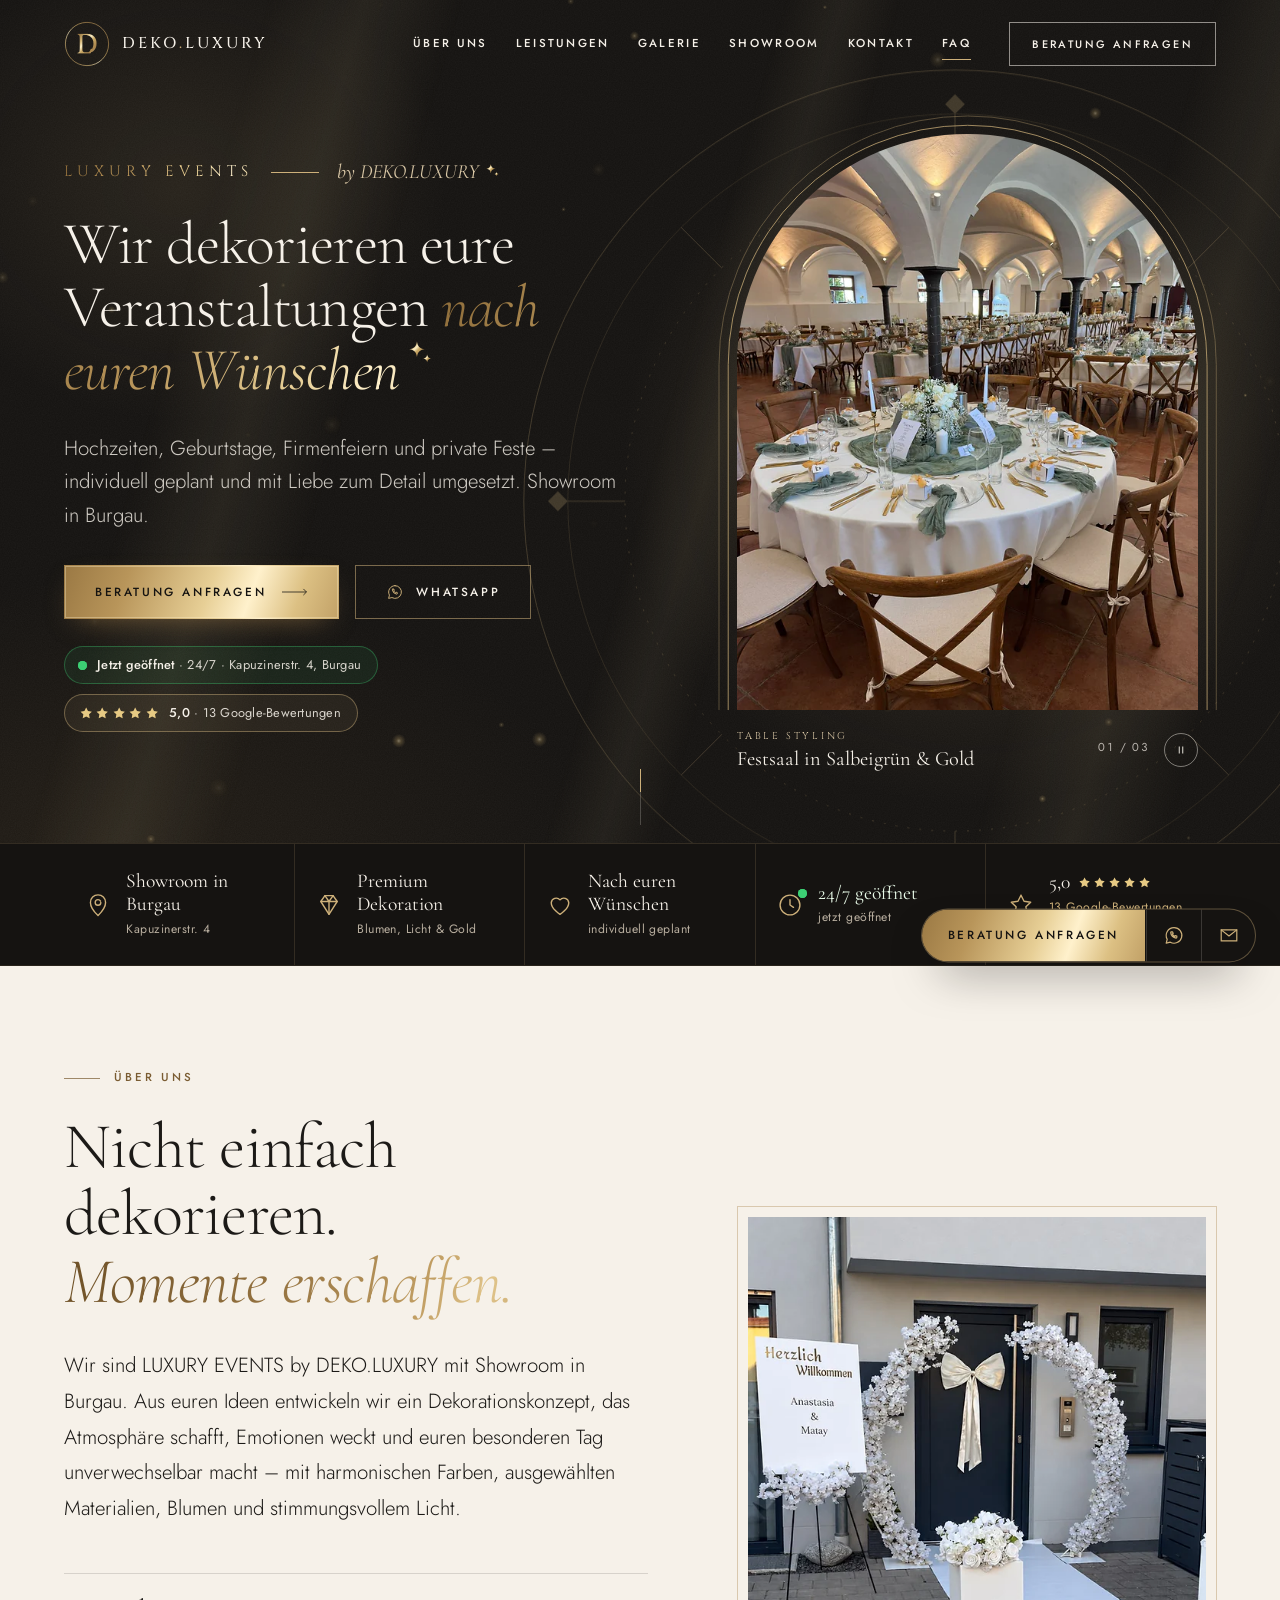
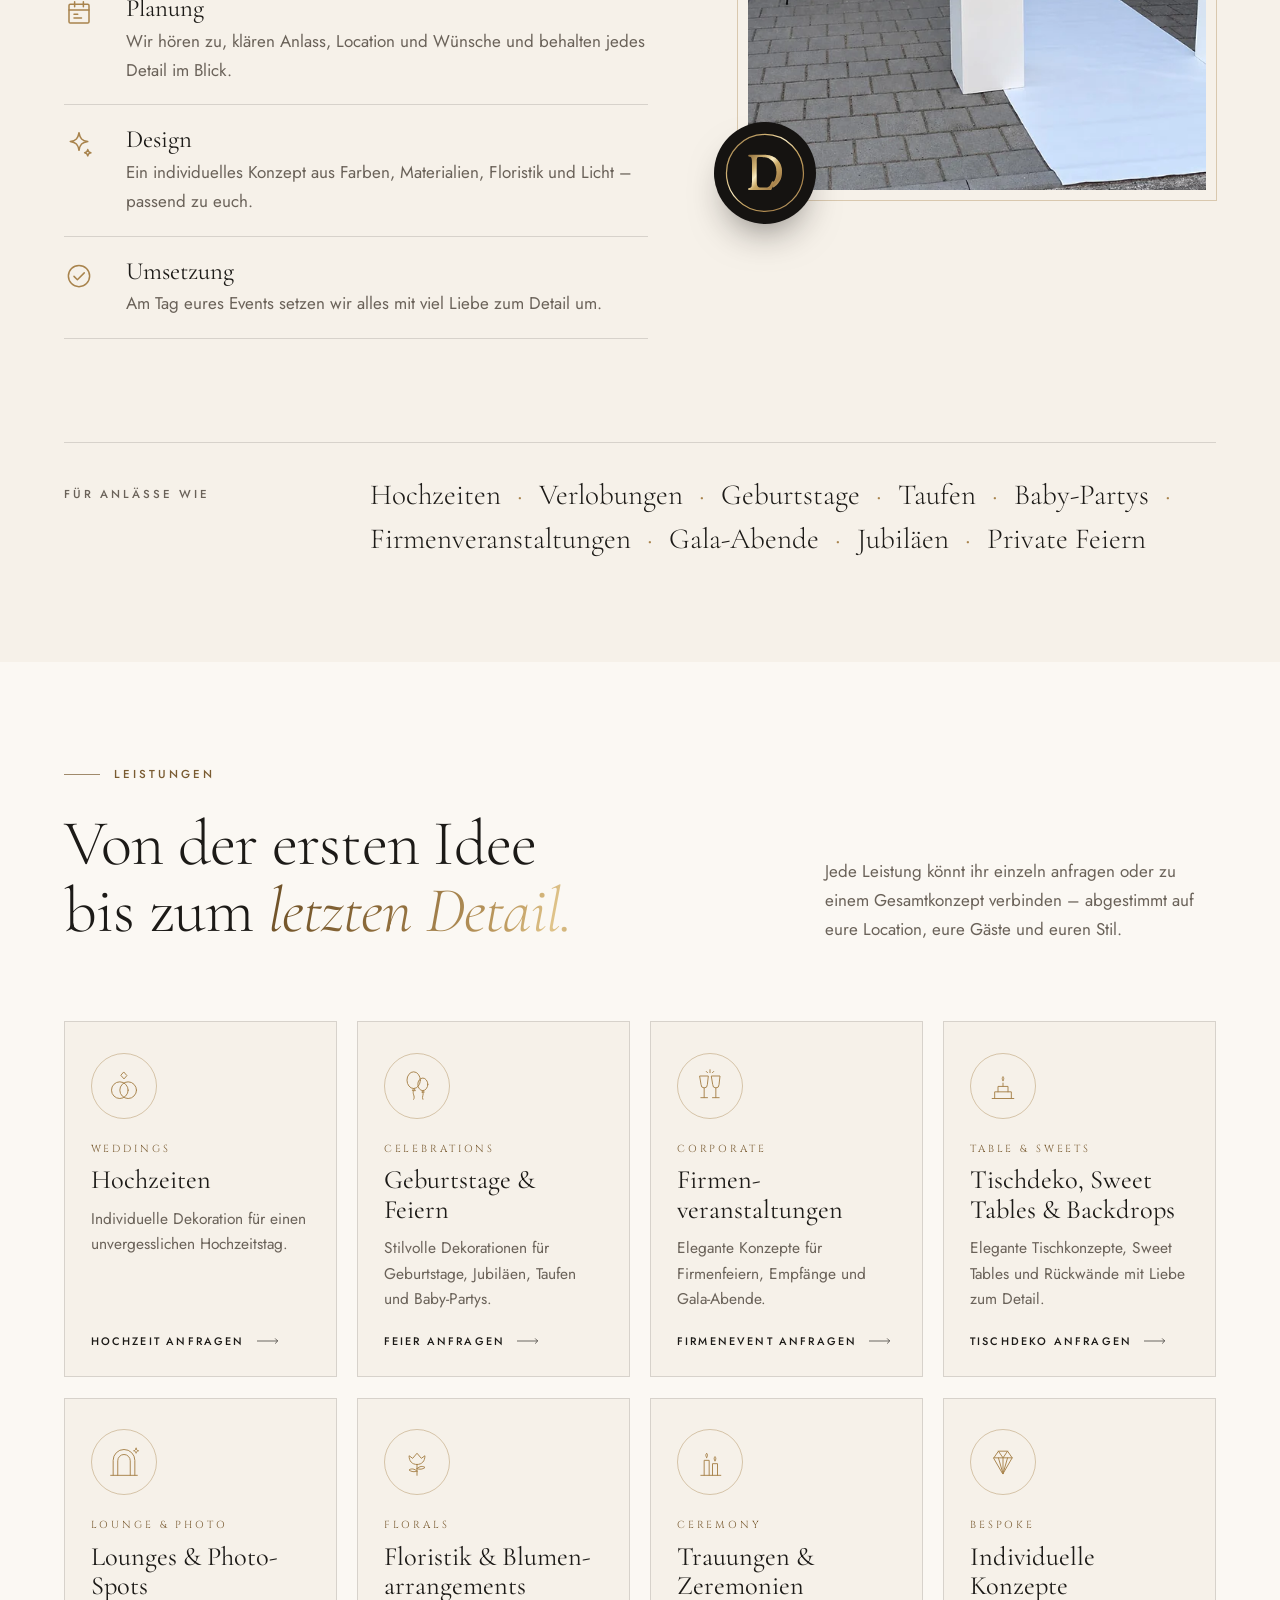
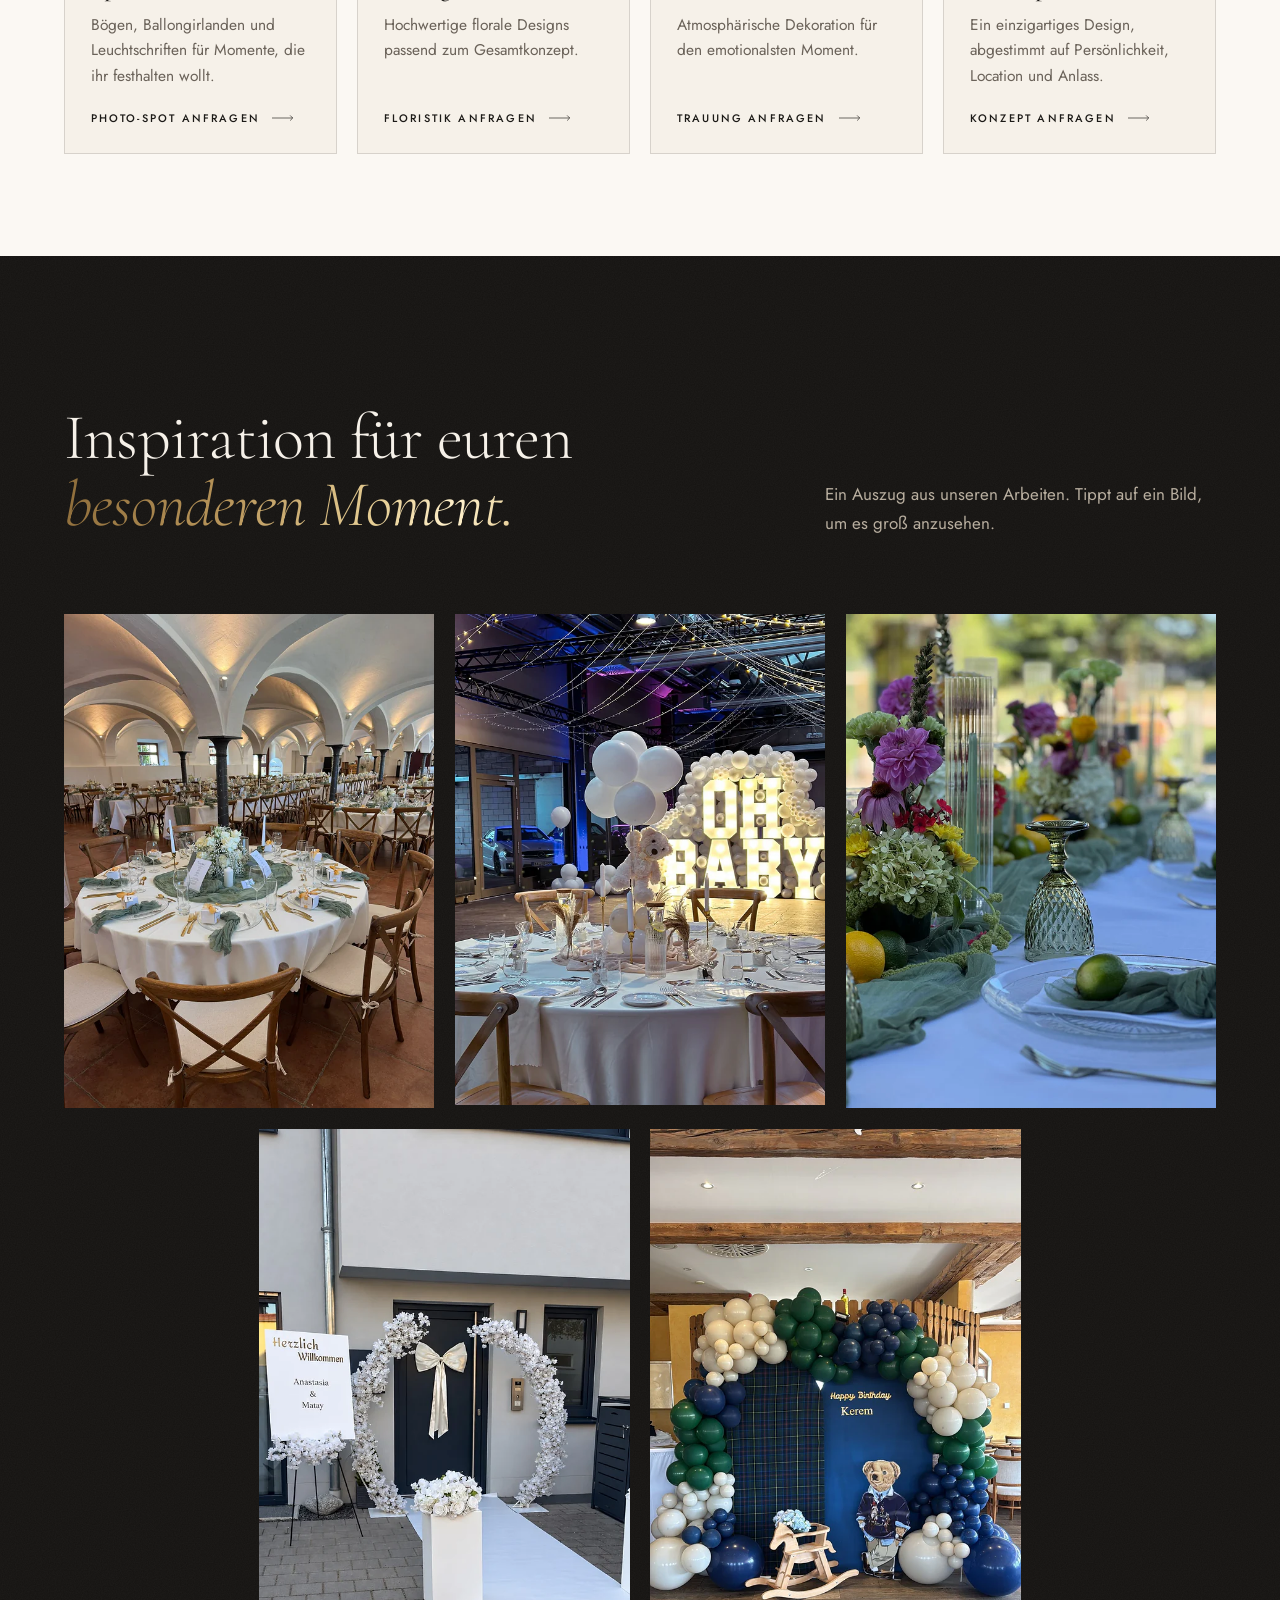
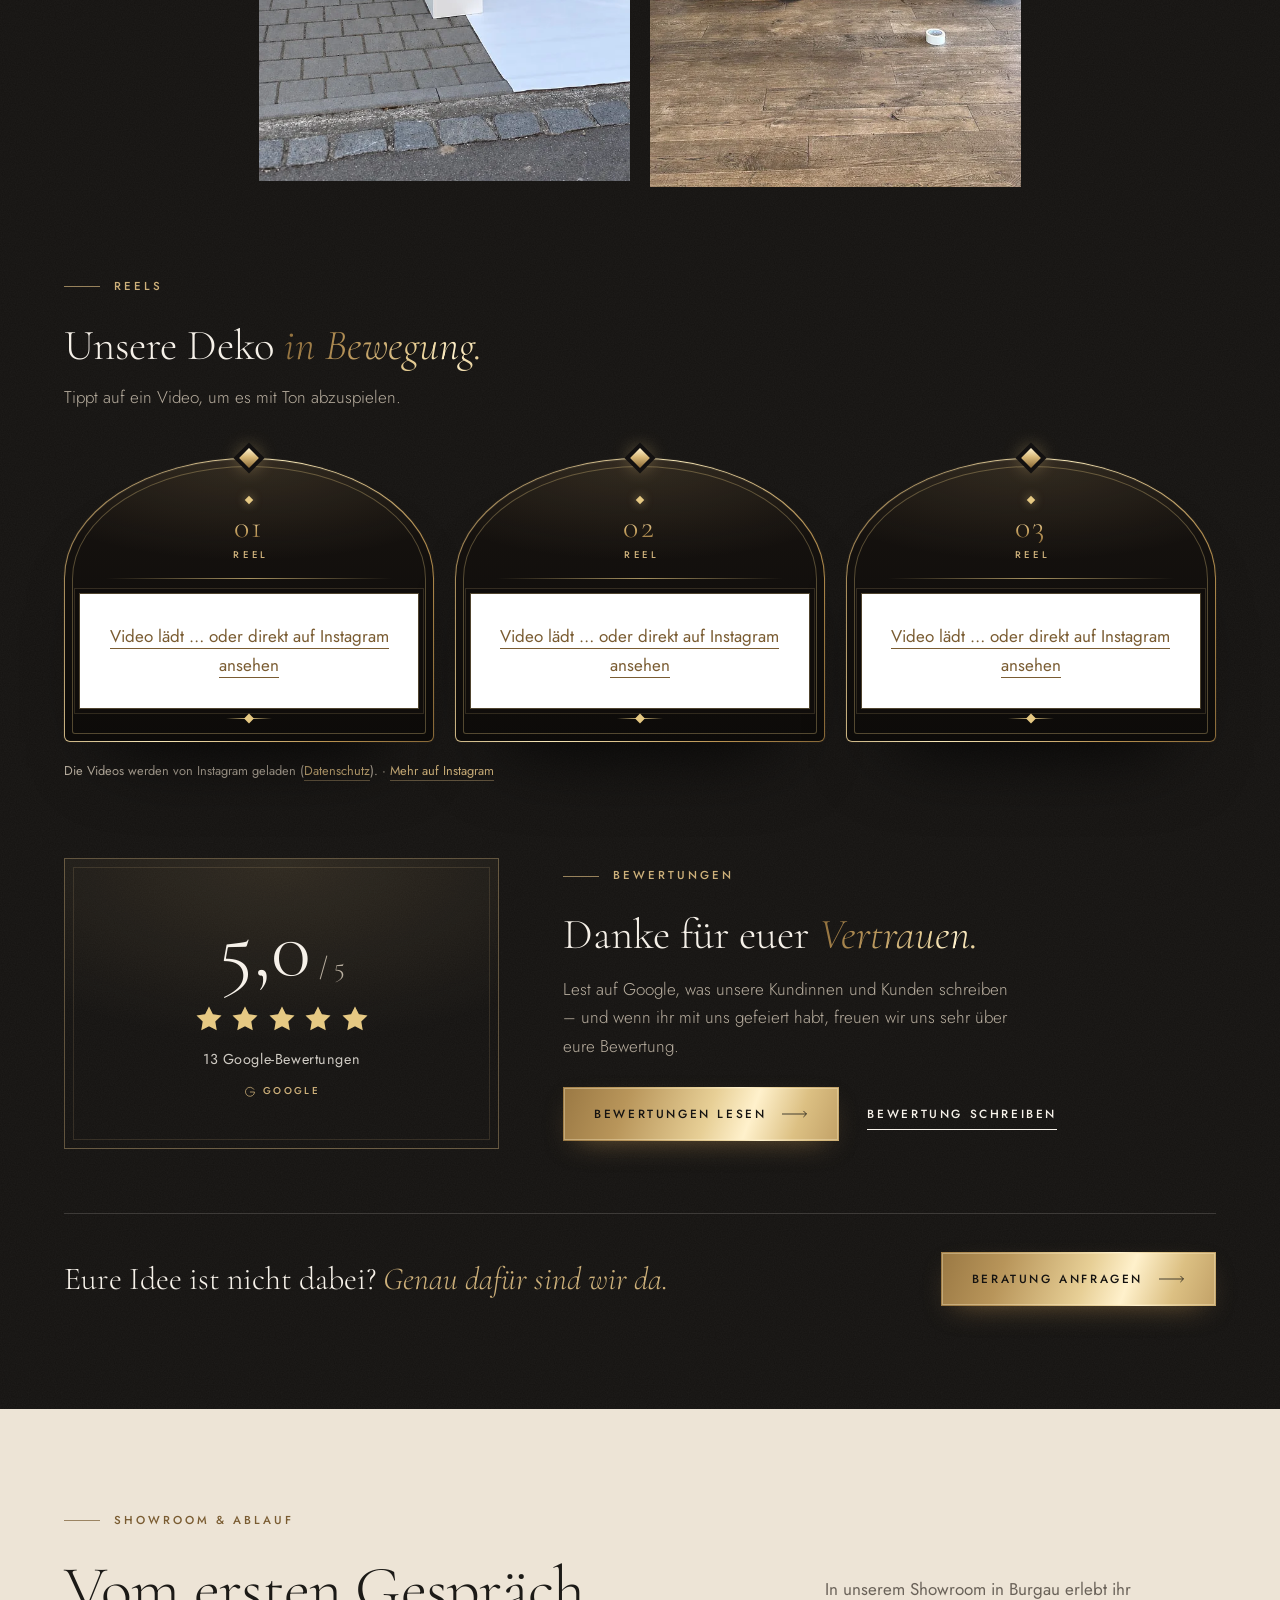
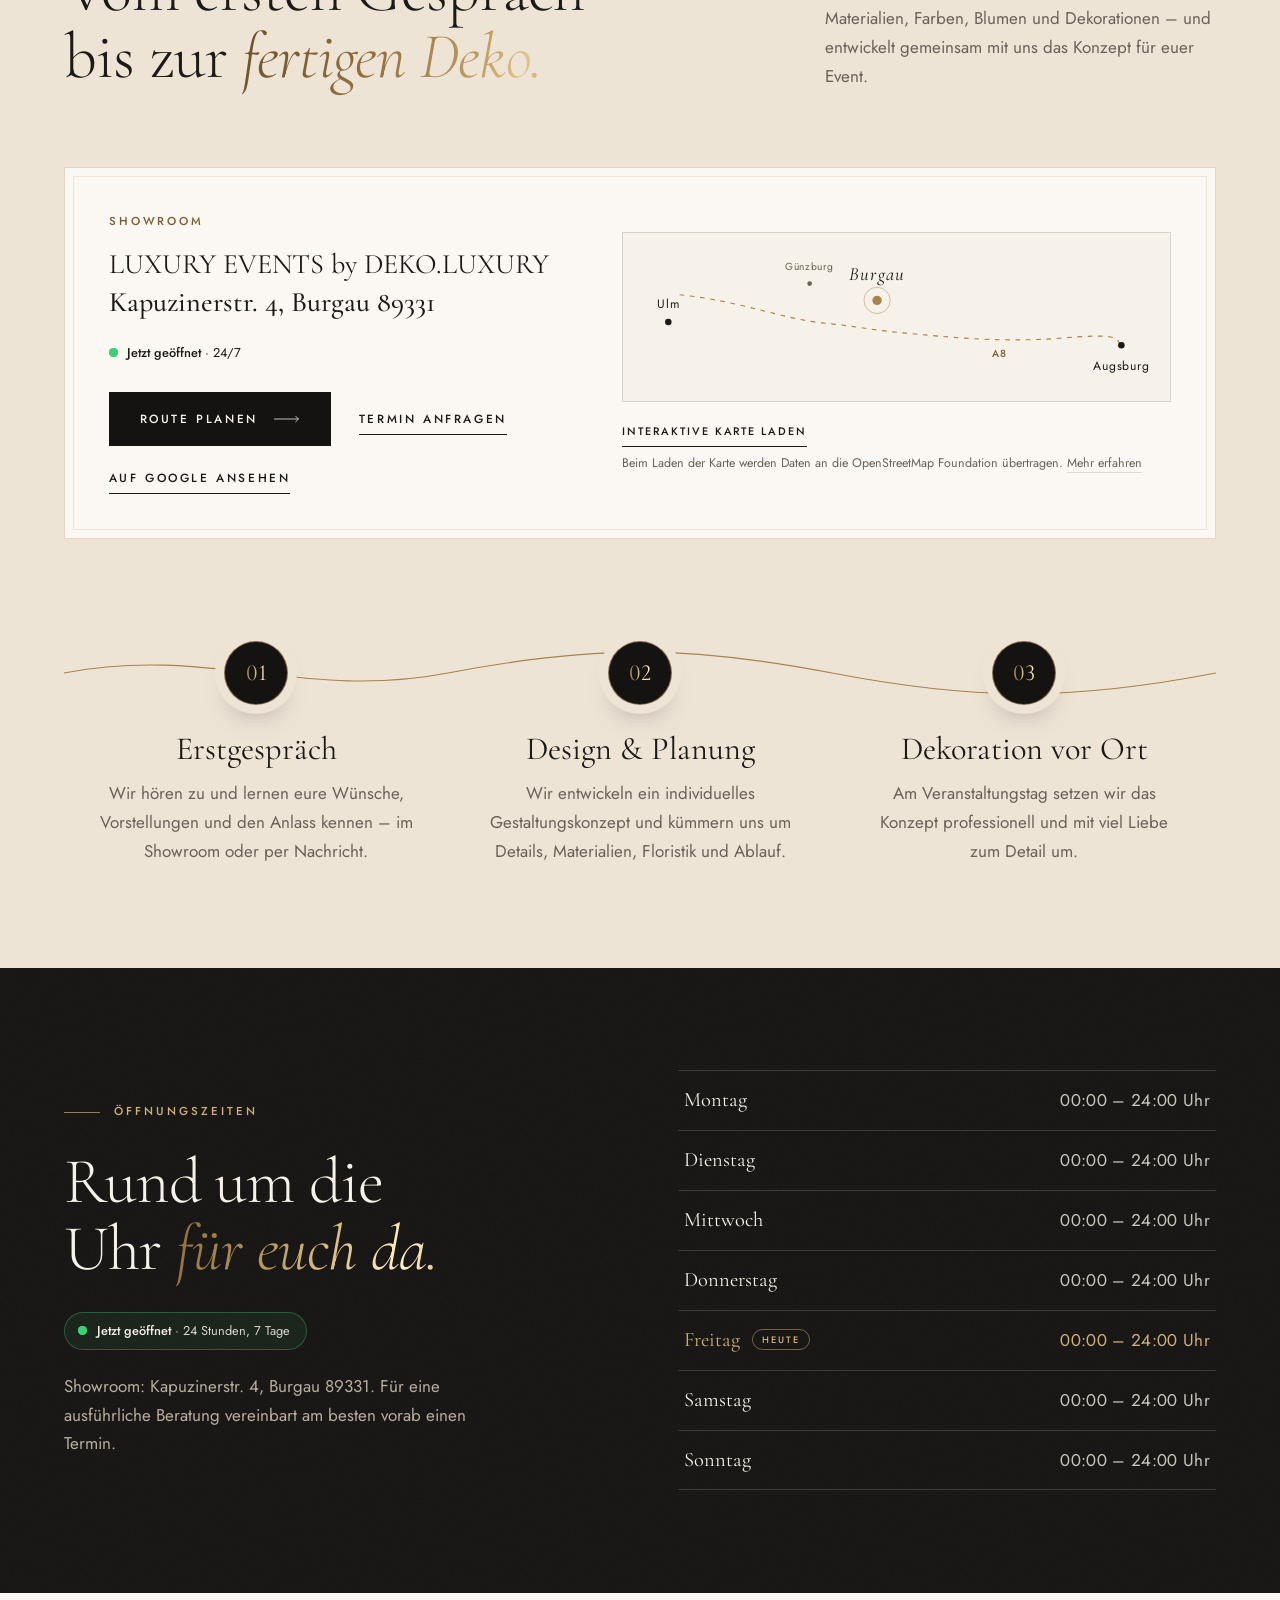
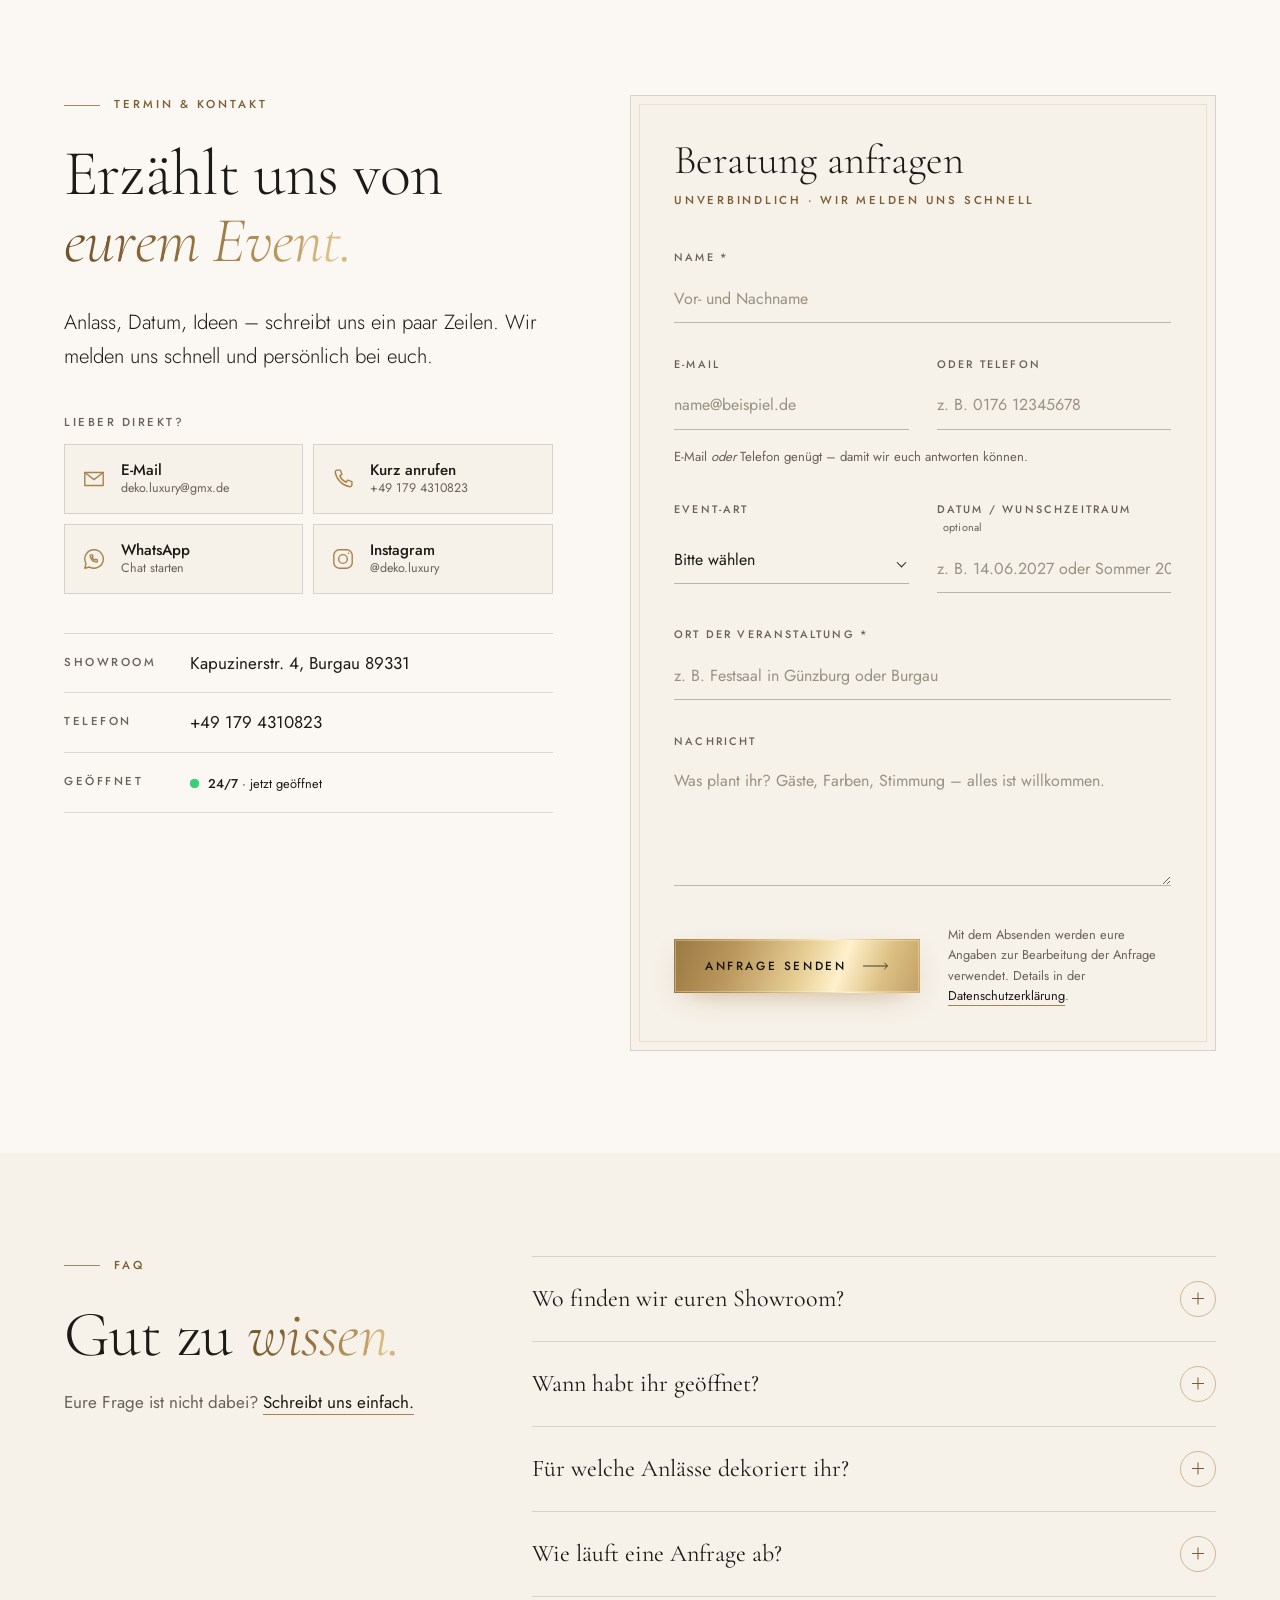
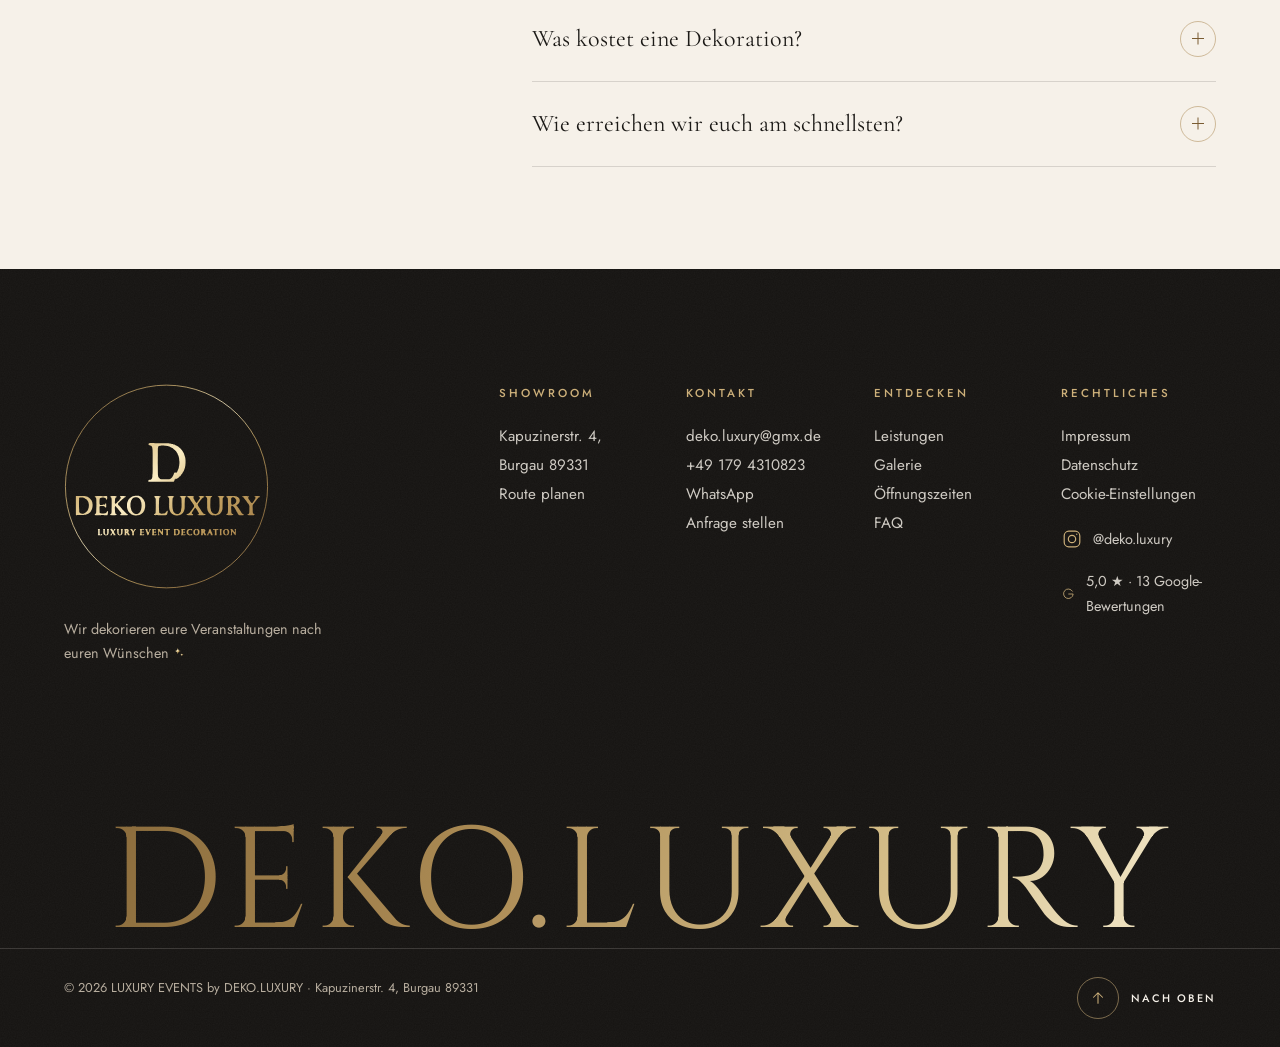
<file: index.html>
<!doctype html>
<html lang="de">
<head>
  <meta charset="utf-8">
  <meta name="viewport" content="width=device-width, initial-scale=1, viewport-fit=cover">
  <title>Eventdekoration &amp; Hochzeitsdeko in Burgau | LUXURY EVENTS by DEKO.LUXURY</title>
  <meta name="description" content="Wir dekorieren eure Veranstaltungen nach euren Wünschen: Hochzeiten, Geburtstage, Firmenfeiern und mehr. Showroom in Burgau, Kapuzinerstr. 4 – jetzt Beratung anfragen.">
  <meta name="robots" content="index, follow, max-image-preview:large">
  <meta name="theme-color" content="#151311">
  <meta name="format-detection" content="telephone=no">
  <!-- TODO: Sobald die Domain feststeht, eintragen (und in sitemap.xml / robots.txt ergänzen):
  <link rel="canonical" href="https://www.ihre-domain.de/">
  <meta property="og:url" content="https://www.ihre-domain.de/">
  <meta property="og:image" content="https://www.ihre-domain.de/assets/brand/og-image.jpg"> -->

  <meta property="og:type" content="website">
  <meta property="og:locale" content="de_DE">
  <meta property="og:site_name" content="LUXURY EVENTS by DEKO.LUXURY">
  <meta property="og:title" content="LUXURY EVENTS by DEKO.LUXURY – Eventdekoration in Burgau">
  <meta property="og:description" content="Wir dekorieren eure Veranstaltungen nach euren Wünschen. Showroom in Burgau, Kapuzinerstr. 4.">
  <meta property="og:image" content="assets/brand/og-image.jpg">
  <meta property="og:image:width" content="1200">
  <meta property="og:image:height" content="630">
  <meta name="twitter:card" content="summary_large_image">

  <link rel="icon" href="favicon.ico" sizes="any">
  <link rel="icon" href="favicon.svg" type="image/svg+xml">
  <link rel="apple-touch-icon" href="apple-touch-icon.png">
  <link rel="manifest" href="site.webmanifest">

  <link rel="preload" href="assets/fonts/cormorant-garamond.woff2" as="font" type="font/woff2" crossorigin>
  <link rel="preload" href="assets/fonts/jost.woff2" as="font" type="font/woff2" crossorigin>
  <link rel="preload" as="image" href="assets/img/galerie-01-900.webp" imagesrcset="assets/img/galerie-01-600.webp 600w, assets/img/galerie-01-900.webp 900w, assets/img/galerie-01-1500.webp 1500w" imagesizes="(min-width: 900px) 40vw, 68vw" fetchpriority="high">
  <link rel="stylesheet" href="assets/css/style.css">
  <script>
    (function (d) {
      d.classList.add('js');
      // Eröffnung bei jedem Aufruf – außer beim Zurückkommen von einer Unterseite und bei „Bewegung reduzieren“
      var internal = false;
      try { internal = !!document.referrer && new URL(document.referrer).origin === location.origin; } catch (e) { /* ungültiger Referrer */ }
      if (internal || window.matchMedia('(prefers-reduced-motion: reduce)').matches) d.classList.add('no-intro');
    })(document.documentElement);
  </script>
  <script src="assets/js/main.js" defer></script>

  <!-- Strukturierte Daten (Local SEO). Nur echte Angaben verwenden.
       TODO ergänzen, sobald die Domain feststeht: "url", "image", "logo" (absolute URLs).
       Öffnungszeiten laut Inhaber: 24/7. -->
  <script type="application/ld+json">
  {
    "@context": "https://schema.org",
    "@type": "LocalBusiness",
    "name": "LUXURY EVENTS by DEKO.LUXURY",
    "alternateName": "DEKO.LUXURY",
    "slogan": "Wir dekorieren eure Veranstaltungen nach euren Wünschen",
    "description": "Eventdekoration für Hochzeiten, Geburtstage, Firmenveranstaltungen und private Feiern – individuell geplant und mit Liebe zum Detail umgesetzt. Showroom in Burgau.",
    "email": "deko.luxury@gmx.de",
    "telephone": "+49 179 4310823",
    "sameAs": ["https://www.instagram.com/deko.luxury/"],
    "address": {
      "@type": "PostalAddress",
      "streetAddress": "Kapuzinerstr. 4",
      "postalCode": "89331",
      "addressLocality": "Burgau",
      "addressRegion": "Bayern",
      "addressCountry": "DE"
    },
    "openingHoursSpecification": [
      {
        "@type": "OpeningHoursSpecification",
        "dayOfWeek": ["Monday", "Tuesday", "Wednesday", "Thursday", "Friday", "Saturday", "Sunday"],
        "opens": "00:00",
        "closes": "23:59"
      }
    ],
    "areaServed": [
      { "@type": "City", "name": "Burgau" },
      { "@type": "City", "name": "Ulm" },
      { "@type": "City", "name": "Augsburg" }
    ],
    "makesOffer": [
      { "@type": "Offer", "itemOffered": { "@type": "Service", "name": "Hochzeitsdekoration" } },
      { "@type": "Offer", "itemOffered": { "@type": "Service", "name": "Dekoration für Geburtstage & Feiern" } },
      { "@type": "Offer", "itemOffered": { "@type": "Service", "name": "Dekoration für Firmenveranstaltungen" } },
      { "@type": "Offer", "itemOffered": { "@type": "Service", "name": "Tischdekoration, Sweet Tables & Backdrops" } },
      { "@type": "Offer", "itemOffered": { "@type": "Service", "name": "Lounges & Photo-Spots" } },
      { "@type": "Offer", "itemOffered": { "@type": "Service", "name": "Floristik & Blumenarrangements" } },
      { "@type": "Offer", "itemOffered": { "@type": "Service", "name": "Dekoration für Trauungen & Zeremonien" } },
      { "@type": "Offer", "itemOffered": { "@type": "Service", "name": "Individuelle Dekorationskonzepte" } }
    ]
  }
  </script>
  <script type="application/ld+json">
  {
    "@context": "https://schema.org",
    "@type": "FAQPage",
    "mainEntity": [
      {
        "@type": "Question",
        "name": "Wo finden wir euren Showroom?",
        "acceptedAnswer": {
          "@type": "Answer",
          "text": "In der Kapuzinerstr. 4, Burgau 89331. Über „Route planen“ im Bereich Showroom startet ihr direkt die Navigation."
        }
      },
      {
        "@type": "Question",
        "name": "Wann habt ihr geöffnet?",
        "acceptedAnswer": {
          "@type": "Answer",
          "text": "Rund um die Uhr: Montag bis Sonntag, 0 bis 24 Uhr. Für eine ausführliche Beratung im Showroom vereinbart am besten vorab einen Termin."
        }
      },
      {
        "@type": "Question",
        "name": "Für welche Anlässe dekoriert ihr?",
        "acceptedAnswer": {
          "@type": "Answer",
          "text": "Für Hochzeiten, Verlobungen, Geburtstage, Taufen und Baby-Partys, Firmenveranstaltungen, Gala-Abende, Jubiläen und private Feiern – und für alles, was ihr euch sonst vorstellt."
        }
      },
      {
        "@type": "Question",
        "name": "Wie läuft eine Anfrage ab?",
        "acceptedAnswer": {
          "@type": "Answer",
          "text": "Ihr schickt uns eure Anfrage über das Formular oder per E-Mail. Danach geht es in drei Schritten weiter: Erstgespräch, Design & Planung und schließlich die Dekoration vor Ort."
        }
      },
      {
        "@type": "Question",
        "name": "Was kostet eine Dekoration?",
        "acceptedAnswer": {
          "@type": "Answer",
          "text": "Jede Dekoration ist individuell. Der Preis hängt vom Umfang, der Location und euren Wünschen ab – sprecht uns an, dann klären wir alles im Erstgespräch."
        }
      },
      {
        "@type": "Question",
        "name": "Wie erreichen wir euch am schnellsten?",
        "acceptedAnswer": {
          "@type": "Answer",
          "text": "Per Telefon oder WhatsApp unter +49 179 4310823, über das Anfrageformular oder per E-Mail an deko.luxury@gmx.de."
        }
      }
    ]
  }
  </script>
</head>
<body>
  <a class="skip-link" href="#inhalt">Zum Inhalt springen</a>
  <!-- Scroll-Fortschritt: dünne Goldlinie ganz oben -->
  <div class="scroll-progress" aria-hidden="true"><span class="scroll-progress__bar" data-progress></span></div>

  <!-- Eröffnung: Auf einer schwarz-goldenen Bühne entsteht das Logo, dann schwingt das Tor auf.
       Klick, Taste oder Scrollen überspringt. -->
  <div class="gate" aria-hidden="true" data-intro>
    <div class="gate__stage">
      <div class="gate__light"></div>
      <div class="gate__door gate__door--l"><span class="gate__frame"></span><img class="gate__img" src="assets/brand/logo-gold.svg" width="726" height="724" alt=""></div>
      <div class="gate__door gate__door--r"><span class="gate__frame"></span><img class="gate__img" src="assets/brand/logo-gold.svg" width="726" height="724" alt=""></div>
    </div>
    <span class="gate__horizon"></span>
    <span class="gate__rays"></span>
    <span class="gate__glow"></span>
    <div class="gate__dust"><i style="--x:23%;--y:83%;--t:1.1s;--w:4.5s;--s:0.74"></i><i style="--x:29%;--y:90%;--t:1.3s;--w:4.2s;--s:0.75"></i><i style="--x:32%;--y:30%;--t:0.0s;--w:5.1s;--s:0.70"></i><i style="--x:20%;--y:59%;--t:1.5s;--w:4.6s;--s:0.71"></i><i style="--x:96%;--y:82%;--t:1.0s;--w:3.3s;--s:0.63"></i><i style="--x:65%;--y:44%;--t:1.0s;--w:5.1s;--s:0.42"></i><i style="--x:96%;--y:41%;--t:0.2s;--w:5.1s;--s:0.72"></i><i style="--x:72%;--y:73%;--t:0.6s;--w:3.5s;--s:0.87"></i><i style="--x:62%;--y:60%;--t:0.1s;--w:3.6s;--s:0.87"></i><i style="--x:86%;--y:39%;--t:0.2s;--w:4.2s;--s:0.98"></i><i style="--x:27%;--y:73%;--t:1.5s;--w:5.0s;--s:0.69"></i><i style="--x:48%;--y:87%;--t:0.8s;--w:3.8s;--s:0.74"></i><i style="--x:36%;--y:33%;--t:1.3s;--w:3.5s;--s:0.90"></i><i style="--x:65%;--y:30%;--t:0.8s;--w:4.3s;--s:0.92"></i><i style="--x:30%;--y:70%;--t:0.9s;--w:4.4s;--s:0.53"></i><i style="--x:23%;--y:74%;--t:1.3s;--w:3.9s;--s:0.93"></i><i style="--x:41%;--y:61%;--t:0.2s;--w:3.3s;--s:0.97"></i><i style="--x:56%;--y:77%;--t:0.3s;--w:3.3s;--s:0.76"></i><i style="--x:86%;--y:60%;--t:0.7s;--w:5.2s;--s:1.07"></i><i style="--x:77%;--y:31%;--t:1.4s;--w:4.2s;--s:0.66"></i><i style="--x:33%;--y:61%;--t:0.3s;--w:3.3s;--s:0.96"></i><i style="--x:96%;--y:91%;--t:0.1s;--w:3.8s;--s:1.00"></i><i style="--x:86%;--y:67%;--t:0.1s;--w:3.7s;--s:0.68"></i><i style="--x:45%;--y:48%;--t:1.6s;--w:4.7s;--s:0.74"></i><i style="--x:34%;--y:47%;--t:1.5s;--w:4.3s;--s:0.91"></i><i style="--x:5%;--y:57%;--t:1.4s;--w:3.9s;--s:0.51"></i></div>
    <div class="gate__logo">
      <svg class="gate__svg" viewBox="238 -32 726 724">
        <defs><linearGradient id="pg" gradientUnits="userSpaceOnUse" x1="238" y1="-32" x2="964" y2="692"><stop offset="0" stop-color="#8c6b39"/><stop offset=".3" stop-color="#d4b678"/><stop offset=".45" stop-color="#fbedc4"/><stop offset=".6" stop-color="#c9a865"/><stop offset=".82" stop-color="#a8834c"/><stop offset="1" stop-color="#e2c88f"/></linearGradient></defs>
        <circle class="gate__ring" cx="601" cy="330" r="358" pathLength="1"/>
      </svg>
      <div class="gate__art">
        <svg class="gate__svg" viewBox="238 -32 726 724">
          <g fill="url(#pg)" fill-rule="evenodd">
            <path class="gate__mono" d="M543.4 176.8c-1.2 0-2 .1-2.4.2c-.2.1-.8.2-1 .2c-1.2.3-2.2 1-2.5 1.9c0 .3-.1.7-.3 1c-.1.4-.1.5.2 1.4c.5 1.9 1 2.1 4.4 3c.4.1 1.3.5 1.8.7c.5.2 1.5.7 2.2.9c.6.1 1.3.5 1.6.7c1.1.4 2.1 2 2.6 3.7c0 .4.2 1.1.4 1.4c0 .2.2 1.2.4 2c0 .7.2 2 .3 2.9c.5 2.1.7 3.7.8 16c.2 22.7.2 30.1.1 53.1c-.1 20.3-.2 21.3-.8 22.5c-.3.8-.3.8-.2 3.5c.1 2.7.1 3.1-.2 4c-.2.1-.3.9-.3 1.6c-.1 1.7-1.6 5.5-2.4 5.9c-.2.1-.6.4-.9.7c-1 .9-3.6 2.1-5.2 2.4c-3 .4-4.8 1.4-5.6 3.3c-.4.7-.4.8 0 2c.7 2-.5 1.8 20.2 1.7c6.6 0 21.8 0 33.6 0c37.6 0 36 0 36.9-1c.5-.4 1.9-3.6 2.4-5c.1-.6.5-1.6.7-2.4c.3-.6.6-1.5.7-1.9c.1-1 1-2.7 1.3-2.4c.3.1.2.7-.1 1.3c-1.1 2.1 1 2.9 3.7 1.3c.3-.2 1-.5 1.3-.6c.3-.2.9-.6 1.3-.8c.5-.2.8-.5 1-.5c0 0 .4-.3.7-.6c.4-.3 1.1-.9 1.8-1.3c.7-.4 1.3-.8 2.5-1.8c.7-.9 1.7-1.8 2.2-2.3c.5-.4 1.3-1 1.5-1.4c.5-.5 1.9-1.7 2.8-2.5c.2-.1.5-.6.7-.8c1-1.4 1.8-2.4 2.3-2.8c.2-.1.9-.9 1.3-1.8c.6-.7 1.2-1.7 1.6-2.1c.2-.5.7-1.3 1.1-2c.3-.6.9-1.6 1.2-2.1c1.8-2.8 3.5-5.8 3.8-6.5c.1-.4.2-1 .5-1.4c.4-1 .8-2.2 1-3.1c.1-.5.4-1.2.6-1.8c.6-1.2 1.5-3.4 1.5-4.3c.1-.7.7-4.1 1.3-6.9c0-.6.1-1.4.1-1.9c0-.3.1-1.3.1-2.2c.5-3.3.5-4 .5-9.1c0-4 0-5.7-.1-6.2c-.2-.6-.4-3-.6-5.7c0-.7-.3-1.5-.4-2c-.2-.5-.4-1.4-.5-2.1c-.1-.8-.5-1.9-.8-2.6c-.1-.6-.3-1.2-.3-1.4c0-.6-.3-1.6-.8-2.7c-.4-.6-.6-1.6-.9-2.5c-.2-1.6-.9-2.8-2.3-5.5c-.3-.5-.8-1.3-1-2.1c-.4-.6-.9-1.6-1.2-2c-.4-.5-.7-1.1-.8-1.5c-.9-1.4-1.8-2.6-2.4-3.4c-.4-.5-1-1.2-1.4-1.6c-.4-.5-.9-1.1-1.1-1.4c-.3-.3-1-1.2-1.7-2.1c-.8-1.1-1.3-1.6-2-2.1c-.4-.4-1.2-1.1-1.8-1.8c-.8-.7-1.4-1.3-1.9-1.6c-.4-.3-1.1-.9-1.6-1.4c-1.9-1.7-3.1-2.6-4.3-3.1c-.6-.2-1.2-.5-1.5-.8c-.2-.1-.9-.3-1.2-.6c-.5-.1-1.1-.6-1.7-1c-.8-.7-2.3-1.5-3.2-1.7c-.4-.1-1-.4-1.5-.7c-.4-.2-1-.6-1.5-.7c-.4-.3-1.2-.5-1.9-.7c-1-.4-3.7-1.2-4.1-1.2c-.1 0-.9-.2-1.6-.5c-.9-.2-2-.5-2.9-.6c-1.5-.1-2.1-.3-2.9-.5c-.7-.4-3-.8-4.4-.9c-.7 0-1.7-.1-2.2-.2c-.5-.1-1.4-.3-1.8-.3c-.4 0-1.3-.1-2.1-.1c-.7-.1-1.9-.4-2.5-.4c-1.5-.2-11.1-.2-12.1 0c-.9.1-5.5.1-10.7-.1c-4.6-.1-6.8-.1-9.9 0c-1.8.1-2.3 0-2.9-.1c-.6-.1-1.1-.1-3.4 0c-2.4.1-10.1 0-17.4-.1c-1.1-.2-2.8 0-3.8 0zm39.7 8.7c-.2 0-1 .1-1.7.4c-.8.1-2.2.3-3.3.3c-1.1.2-2.1.3-2.2.4c-.3 0-.7.2-.9.2c-1.8 0-3.2 1.7-3.4 3.7c-.1.6-.2 1.6-.6 2.4c-.5 1.6-.5.6-.6 21.1c0 6.5 0 13.9-.2 16.1c0 2.3 0 6.4 0 9.1c-.1 2.7-.1 8.4 0 12.8c.2 6.4.3 23.1.4 35.8c.2 1.7.2 2.2.4 3.4c.2.8.5 2 .6 2.8c.2 1.4.3 1.5.8 2.6c.4.5.8 1.3 1 1.6c.4.7.8 1.4 1.5 1.8c.2.1.7.6 1 1c.2.4.7.9 1 1c.1.1.7.5 1.1.9c.5.5.9.6 1.4.7c.4.2 1 .3 1.5.5c.9.3.9.3 13.1.4c17.4 0 16.9.1 21.1-2c3.1-1.6 6-4.4 7-6.7c.1-.7.7-1.3.9-1.7c.2-.3.5-.7.6-1.3c.2-.6.5-1.3 1-1.9c.4-.7.9-1.5 1-1.9c0-.4.3-.9.5-1.1c.1-.4.4-1 .5-1.5c.3-1.2 1.9-4.5 2.3-4.9c1.2-1.1 3.3-1.7 4.2-1.1c.3.1.8.5 1.3.6c.4.2.8.5 1.1.8c.3.3.4.4.5.3c.4 0 1.2-1.3 1.4-2c.1-.6.6-1.3 1.4-1.9c.6-.6.8-1 1.6-3.4c.4-1.2.8-2.4 1.1-2.7c.1-.3.4-1.1.6-1.7c.3-.6.7-1.8.9-2.4c.8-2 1.2-3.8 1.8-6.2c.1-1.3.4-2.7.4-2.9c.4-.8.8-3.1.9-4.4c0-.6.1-1.9.3-2.9c.5-3.2.5-10.6.1-11.5c-.4-.6-.4-.6-.5-4.2c-.1-3.9-.1-3.7-1.1-8.1c-.7-3-.8-3.4-.9-3.8c-.1-.2-.4-.9-.5-1.5c-.1-.6-.3-1.3-.4-1.5c-.1-.1-.3-.8-.6-1.4c-.4-1.2-.7-2-1.4-3c-.2-.2-.6-1.1-.9-1.7c-.4-1.5-.7-2-1.4-2.9c-.3-.4-.9-1.2-1.2-1.9c-.4-.6-.8-1.5-1.2-1.9c-.3-.3-.8-1.1-1-1.6c-.4-.6-1-1.2-1.5-1.7c-.9-.8-1.4-1.3-2-2.1c-.5-.7-2.1-2.2-2.7-2.4c-.2-.2-.8-.8-1.4-1.5c-.9-.9-1.4-1.3-2-1.7c-.7-.2-1-.6-1.4-1c-.6-.7-.8-.8-1.6-1.1c-.4-.1-1-.5-1.4-.7c-.4-.3-1-.6-1.4-.9c-.4-.1-.9-.4-1-.5c-.9-.6-5.1-2.8-6.2-3.1c-.8-.3-1.7-.5-2-.8c-.4-.1-1-.2-1.6-.3c-.4 0-1-.3-1.4-.6c-1.2-.6-1.7-.7-3.4-.8c-1-.2-1.6-.3-2.5-.5c-1-.4-1.3-.4-3.1-.5c-3-.2-5.4-.5-6.7-.9c-.6-.1-8-.1-9 0z"/>
            <g class="gate__word"><path style="--o:-4.5;--k:4" d="M280.8 363.5l-.8 0l0 33.7c0 33.9 0 33.9.4 33.9c.5.1 10.7 0 12.1-.1c.9-.1 1.4-.1 2.1 0c1 .1 1.4.1 6.3-.4c1.9-.1 2.1-.1 3.1 0c1.2.4 2.4.3 4.1 0c.8-.1 2.3-.2 3.4-.4c2.3-.1 4.1-.4 5.6-1.2c.4-.2 1.1-.6 1.5-.6c.4-.2 1-.4 1.3-.5c.2-.3.9-.5 1.2-.5c1.5-.5 3.4-1.6 5.3-3.2c.4-.3 1.1-.8 1.5-1.1c1.3-.9 4.2-4.2 5.3-6.1c.3-.4.8-1.1 1.3-1.8c.9-1 .9-1.1 1.7-3.6c.6-1.4 1-2.8 1.2-3.1c1.2-3.7 1.7-7.3 2-13.4c0-2 0-2.3-.3-2.7c-.1-.4-.2-1-.2-1.8c-.1-1.8-.8-5.4-1.1-6c0-.2-.3-.5-.4-.7c-.3-.3-.6-1.1-1-2.3c-.5-1.6-.8-2.1-1.2-2.6c-.3-.4-.7-1.1-1-1.6c-.4-.9-.7-1.2-2.8-3.6c-1-1.2-1.4-1.6-2-1.8c-.5-.2-1-.8-1.8-1.4c-1.1-1.1-3-2.5-4-2.8c-.4-.2-1-.6-1.5-.8c-.3-.2-.9-.5-1-.5c0 0-.3-.3-.6-.4c-.4-.2-.7-.5-.9-.6c-.5-.3-3.8-.9-5.5-1.1c-.6 0-1.5-.2-2-.3c-1-.2-1.2-.2-5.2-.2c-7.3.1-15.9 0-17.8-.1c-.9-.2-2.6-.2-3.6-.2c-1.1-.1-2.5-.1-3-.1c-.6 0-1.4-.1-1.7 0zm14.6 5.4c-3.5.3-4 .9-3.9 4.6c0 1.4-.1 3.5-.1 4.7c-.2 1.6-.2 2.7-.2 3.8c.2.9.2 1.6 0 1.6c-.1.3-.2 13-.1 15.2c.1 1 .1 3.3.3 5.2c.1 1.8.1 3.8.2 4.2c.3 1.8.3 8.4.2 9.6c-.4 2.6 1 5 4.2 7.1c2 1.3 9.9 1.6 12.6.2c.6-.2 1.5-.6 2-.7c1.9-.6 3.6-1.8 4.9-3.2c1.3-1.3 2.1-2.2 3.1-3c.9-.4 1-.7 1.5-1.7c.4-.6 1-1.6 1.4-2c.9-1.3 2.5-5.3 3-7.5c.1-.4.3-1 .5-1.2c.2-.6.2-1 .4-1.8c0-.6.1-1.5.2-2c.6-2.2.6-8.4.2-9.8c0-.3-.3-1-.3-1.4c-.1-.9-.7-3.6-1.3-5.3c-.1-.5-.3-1.1-.7-1.5c-.3-.4-.6-1.1-.9-1.6c-.1-.6-.5-1.4-.8-1.8c-.3-.5-1-1.5-1.6-2.4c-1-1.4-2-2.4-3.1-3.2c-.2-.2-.9-.6-1.1-1c-.8-.6-4-2.5-5-2.9c-.5-.1-1.4-.5-2.1-.7c-.9-.5-1.5-.8-2.4-.9c-.6 0-1.7-.3-2.4-.4c-3-.5-6.3-.6-8.7-.2z"/><path style="--o:-3.5;--k:3" d="M356.2 363.6c-.8 0-2.7.2-6 .4c-.8.1-1.4.1-2 .4c-2.2 1-1.8 3 .7 3.8c.9.3 1 .4 1.9 1.3c1.1 1.1 1.1 1.3 1.3 3.9c.1.8.1 2 .3 2.6c.1.6.1 2.6.1 4.5c0 5.4 0 8.7.3 10.4c.1 1.5.1 1.7 0 3.2c-.3 1.5-.3 1.9-.2 2.7c.3 1.6.3 2 0 4.4c0 1.4-.1 3.4-.2 4.6c0 1 0 3.1-.2 4.6c0 1.5-.1 3.8-.1 5.2c0 1.4-.1 2.9-.1 3.5c-.1.5-.2 1.8-.2 2.8c-.3 1.9-.6 2.9-1.2 3.5c-.4.5-2.4 2-3.1 2.4c-2.3 1.1-.7 3.2 2.6 3.4c1.8.3 7 .3 8.1 0c.4 0 1 0 1.6 0c.6.2 1 .2 1.6-.1c.6-.1.7-.1 1.5 0c1 .3 4.5.4 5.1.1c.6-.2 10-.2 12.5 0c1.1.2 2.3.3 2.5.3c.2-.1.9-.1 1.4 0c1.5.1 6-.1 6.6-.4c1.4-.6 2.4-4 2.8-9.5c.1-2.4 0-3.1-.6-3.8c-1.1-1.6-2.4-.9-3.4 1.4c-.3.6-.6 1.2-.7 1.6c-.2.4-1.9 2-2.9 2.7c-.3.1-.6.5-.7.5c-.9 1.1-5.5 1.9-10.1 1.6c-1.4-.1-3.5-.2-4.6-.2c-2.6-.2-3.2-.3-4.8-1.4c-1.6-1.1-1.9-1.9-1.9-6.9c0-1.9 0-4.1-.1-5c0-.9-.1-3.7-.2-6.5l0-5l.3-.4c1.4-1.3 12.4-1.6 16.3-.3c1.2.5 2.7 2 3.6 3.6c.8 1.3 1.1 1.6 2 1.6c1.4 0 1.8-2.2 1.5-8.5c-.1-1.6-.1-3.2-.1-3.6c.2-2-.6-3.8-1.8-3.8c-.8 0-1.2.6-1.6 2.3c-.4 1.6-.4 1.6-1.9 2.3c-2.6 1-3.5 1.1-9.6 1.1c-5.7 0-5.6 0-7-.8c-1-.5-1.7-2-1.6-3.6c0-14 .2-17.3.9-18.4c.2-.6 1.1-1.2 2-1.5c.3 0 .8-.2 1.2-.4c.2-.1 1.4-.3 2.4-.6c7.8-1.2 16 1 16.6 4.6c.1 1.3.8 1.9 1.9 2.2c1 .1 1.3-.4 1.6-1.9c0-.6.3-1.5.4-1.7c.1-.6.1-.9.1-1.4c-.1-.5 0-1 .1-1.6c.3-.9.3-.9.1-1.8c-.1-.4-.2-1.1-.2-1.8c0-.8 0-.8-.8-1.7c-1.1-1-1.4-1.1-3.7-.9c-.9.2-2.4.2-3.3.2c-.8 0-2.3.1-3.2.2c-2.9.4-14.9.2-18.5-.2c-1.5-.2-3.6-.3-5.3-.2z"/><path style="--o:-2.5;--k:2" d="M444.6 363.5c-.1 0-1.1.1-2.4.1c-4.4.3-6.3 1-6.2 2.6c.1.8.5 1.3 1.8 1.9c2.1 1.1 2.6 2.9 1 3.8c-.8.5-1.4 1.1-2 2.2c-.3.4-.7.9-.8 1c-.1.1-.4.5-.6.9c-.3.4-.6.9-.8 1.1c-.2.3-.6.8-.8 1.1c-.6.9-1.8 2.2-2.8 2.7c-1.1.6-3.5 3.1-4.1 4.2c-.8 1.5-1.5 2.4-2.3 2.9c-1.5.8-2.1 1.4-3.1 2.4c-1.5 1.6-1.9 1.5-2.7-1.3c-.8-2-.8-2.5-.7-3.3c.1-.4.1-1.8.3-2.9c0-1.3.1-2.8.1-3.3c.1-.6.1-1.8.3-2.8c0-2.2 0-2.7.6-4.8c.5-1.8 1.5-3.1 2.8-3.5c4.3-1.6 3.8-4-.8-4.4c-.8-.1-2.4-.2-3.5-.2c-3-.4-9.4-.4-10.9-.1c-.6.1-1.8.3-2.5.3c-3.5.5-4 2.4-.9 4c2.3 1.1 3 3.4 3.2 10c.1 5.4.1 20.9 0 26c-.2 2.3-.2 7-.2 10.8c-.1 6.9-.1 7.5-.7 9.7c-.3.8-1.8 2.2-3 2.8c-1.7.8-2 1.6-1.1 2.6c.7.9 1.4 1.1 2.3 1.1c.7-.1.9-.1 1.5.1c1.4.4 12.2.4 14.5 0c.7-.2 1.3-.2 1.7-.2c1.3.2 2.7-.6 2.7-1.5c0-1-.5-1.5-2-2c-2.1-.7-3.1-2.7-3.4-6.4c-.1-.5-.2-1-.2-1.2c-.3-.8-.4-3.3-.5-7.4c-.2-2.3-.2-4.9-.3-5.7c-.1-2-.1-2.9.4-5c.4-1.9.5-2 1.4-1.9c1.3.1 2.1.5 2.6 1.2c.1.4.5.9.9 1.1c.2.4.7 1 1 1.6c.2.6.5 1 1 1.2c.8.8 2.5 2.4 3.4 3.6c.3.6 1.2 1.6 1.7 2.3c.5.5 1.5 1.7 2.3 2.6c.6.7 1.4 1.7 1.7 2.1c.4.3.9.9 1.1 1.4c.4.4.8 1 1.2 1.2c.2.4.7 1 1 1.6c.3.4.8 1.1 1.2 1.4c.9 1 1.6 2.2 2 3.2c.6 1.5.6 1.5-.1 2c-.3.2-.8.5-1 .7c-.3.1-.5.3-.7.3c-.4 0-1.6.6-1.8 1c-.6 1.1 0 2.5 1.4 2.8c.6.3 19 .4 20.1.2c.3-.2 1.3-.3 2.2-.3c2.4-.1 3.4-.7 3.4-1.9c0-1-.3-1.2-2.9-2.4c-1.1-.6-2.1-1.3-3.5-2.4c-.3-.3-.9-.6-1.1-.8c-.2-.1-.5-.4-.8-.7c-.8-1.5-2-2.9-2.8-3.4c-.5-.4-1.2-1-1.5-1.5c-.4-.4-1.1-1.1-1.7-1.6c-.6-.5-1.2-1.3-1.6-1.8c-.4-.5-.8-1-1.1-1.2c-1.5-1.2-2.5-2.3-5-5.9c-.5-.7-1.1-1.4-1.7-2c-1.4-1.1-1.7-1.4-2.7-2.9c-.6-.8-1.2-1.6-2-2.2c-.5-.5-1.2-1.3-1.6-1.8c-.4-.4-.9-.8-1.3-1.1c-1.6-1-4.1-4.7-4-6.1c.2-1.2 2.7-4.4 4.2-5.4c.2-.1.6-.5.7-.8c.1-.1.7-.6.9-1c.4-.3.9-1 1.2-1.3c.3-.4 1-1 1.8-1.5c.8-.6 1.6-1.4 2.1-2.2c.8-.7 1.5-1.3 2.1-1.8c.7-.4 1.3-1 1.8-1.5c.5-.7 1-1.1 2.2-2c1-.7 1.9-1.3 2-1.5c.2-.3.6-.5.9-.8c.3-.2.9-.7 1.4-1.1c1.5-1.5 2.1-1.9 3.7-2.4c2.6-.9 3.4-2 2.6-3c-.6-.7-1-.9-3.4-1c-2.2-.2-3.6-.3-5-.6c-1-.1-3.6-.1-3.8 0z"/><path style="--o:-1.5;--k:1" d="M490.8 362.6c-1.4.2-2.6.5-2.9.8c-.4.2-.7.2-2 .2c-1.3 0-1.7 0-2.7.4c-.6.2-1.4.4-1.8.5c-.4.1-1 .3-1.3.5c-.3.2-.9.5-1.2.8c-.4.1-1.3.6-2 1.1c-.8.5-1.9 1.2-2.4 1.6c-.6.4-1.3.9-1.9 1.5c-.5.6-1.1 1.1-1.4 1.2c-.2.2-.8.6-1.2.9c-.4.4-1 .9-1.2 1.1c-.4.4-.8.8-.9 1c0 .2-.3.7-.4.9c0 .3-.4.7-.7.9c-.7.6-1.6 2.1-2.2 4.2c-1 2.6-1.2 3.2-1.6 3.7c-.5.6-.6.9-.9 2.6c-.2.9-.5 2.3-.7 2.9c-.5 2-.4 13.6.2 16.1c.2.5.3 1.1.3 1.5c.2 1.4.7 3.5 1.1 4.4c.2.4.5 1.2.8 1.8c.2.9.4 1.3 1 2.2c.4.6 1 1.2 1.1 1.6c.9 1.8 4 5.9 5.1 6.8c.4.2.9.7 1.1 1.1c.7.7 1.1 1.1 2.3 1.6c.6.3 1.4.7 1.8 1.1c.6.3 1.4.6 2 .9c.7.3 1.6.7 2.2 1.1c1.4 1 3.1 1.6 4.8 1.8c1.3.1 2 .2 4 .6c.7.2 1.8.2 5 .2c4.4 0 6.3-.2 8.9-1.2c.4-.1 1.1-.4 1.7-.5c1.3-.4 3.2-1.3 3.8-1.7c.8-.7 1.8-1.3 2.5-1.6c.4-.1.9-.3 1.1-.6c.3-.1.8-.5 1-.6c.3-.1.9-.6 1.3-1c.4-.4.9-.9 1.1-1c.3-.2.8-.9 1.3-1.5c.5-.6 1.2-1.6 1.7-2c.6-.7 1-1.3 1.6-2.3c.4-.8.9-1.6 1.2-2c.5-.6 1-1.7 1.5-3.3c.2-.8.6-1.8.7-2.3c.3-.5.5-1.5.6-2.1c0-.7.3-1.7.6-2.4c.6-2.5 1-8.7.6-12.9c-.2-.8-.2-2-.2-2.3c-.1-.5-.2-1.5-.3-2c-.1-.7-.3-1.7-.3-2.1c-.1-1-.4-1.8-1-2.7c-.4-.6-.7-1.5-1.1-3c-.9-2.6-.7-2.3-2.4-4.7c-.2-.4-.5-.9-.6-1.2c-.1-.2-.9-1.1-1.9-2.1c-.8-1-2.1-2.2-2.7-2.9c-1-1.1-1.4-1.3-4.5-3.6c-1.6-1.1-3.6-2.1-4.8-2.5c-.5-.1-1-.2-1.2-.3c-.8-.4-2-.8-3.3-.9c-.6-.1-1.3-.1-1.9-.3c-1-.1-7.3-.1-8.4 0zm-.2 5.5c-3 .3-4.8.9-6.2 1.9c-.4.2-1 .6-1.5.9c-1.7.7-3 2.1-4 4.2c-.3.5-.8 1-1 1.4c-.5.4-.7.6-.9 1.5c-.2.6-.6 1.5-1 2c-.4.8-.5 1.1-.6 2c-.2 1.2-.6 3.1-1.2 4.2c-.2.6-.3 1.4-.4 2c0 .7-.2 1.6-.3 2.2c-.1 1.2-.1 9 0 11.1c.1 1.6.3 2.1 1 3.7c.1.6.4 1.7.6 2.8c.4 2 .9 3.9 1.8 5.9c.2.5.5 1.2.6 1.5c.1.4.5 1 .9 1.4c.2.4.7 1.1 1 1.4c.2.7 1.7 2.4 2.7 3.4c2.1 2 2.5 2.4 3.1 2.6c.4.3 1 .7 1.3.9c.4.3.7.5 1 .7c.3 0 1 .2 1.7.4c2.9 1.2 8.2 1 10.6-.1c.2-.1.6-.2 1-.3c.4-.2.3-.2 2.7-2c2-1.7 2.5-2.2 3-3c.3-.4.6-.9.9-1.3c.2-.4.6-1.1.7-1.6c.3-.7.7-1.4.8-1.8c.2-.2.6-.9.6-1.2c.3-.8 1-2.5 1.5-3.9c.6-1.2.6-1.6.9-4.8c.1-1 .3-2.3.5-3c.1-1.1.5-5.1.4-5.2c0 0 0-1.5-.2-3.2c-.1-3.3-.4-5.2-.7-7.2c-.1-.6-.3-1.6-.4-2.1c0-.7-.1-1-.4-1.4c-.6-.6-.7-.9-.9-1.5c-.2-2-1.7-5.8-2.6-6.6c-.2-.2-.8-1-1.2-1.5c-.4-.5-.9-1.1-1.3-1.4c-.3-.2-.9-.7-1.1-1.2c-.9-1.1-4.8-3-7.4-3.5c-.8-.3-4.8-.4-6-.3z"/><path style="--o:-0.5;--k:0" d="M568.2 363.4c0 .1-1.3.1-2.8.1c-3.5.1-5 .3-5.4.5c-.2.1-.8.2-1.1.4c-2.3.7-2.1 2.2.2 3.5c2 1 3.1 3 3.7 6.3c.3 2.4.3 37.2 0 37.7c0 .1-.3 8.1-.3 9.7c0 1.4-.6 3.3-1.4 4c-.6.6-2 1.6-2.3 1.8c-1.4.2-2 .7-2.2 1.7c0 .7.3 1.4.8 1.7c.7.4 6.4.6 8.6.2c1.4-.2 3.5-.2 4.4.1c.7.1 3 .3 4.2 0c.4 0 2.2 0 3.9.1c1.7 0 4.7.2 6.6.2c1.8 0 4.8 0 6.4.1c7.6.3 10.1-.3 11.3-2.5c.2-.5 1.1-3.4 1.1-3.9c0-.1.1-.7.3-1.1c.2-.5.4-1.6.6-2.5c0-.9.2-2.1.3-2.7c.4-1.7.4-2.6 0-3c-.7-1.3-2.9-.3-3.9 2c-.2.4-.6 1.1-.8 1.4c-.2.3-.5.8-.8 1.2c-1 1.7-3.4 3.6-6.1 4.6c-.5.2-1.1.5-1.3.6c-.4.2-7 .3-8.8.2c-5.4-.6-5.4-.6-6-.9c-1.2-.7-2.2-2.4-2.3-4.3c-.1-.6-.1-1.6-.2-2.2c-.1-.6-.1-1.9-.1-2.8c-.2-.8-.2-3.1-.3-4.7c-.4-10.4-.5-14.9 0-21.7c.1-3.1.1-4.1 0-5.1c-.1-1.1-.1-1.7.3-6.5c.1-1 .2-2.7.2-3.8c.2-3.9.9-5.2 3.1-5.9c2.3-.8 2.9-2.1 1.4-3.1c-.5-.4-1.1-.6-3.4-.8c-1-.1-2.3-.2-3.2-.4c-1.8-.1-4.5-.2-4.7-.2z"/><path style="--o:0.5;--k:0" d="M613.8 363.6c-3 .2-5.3.3-5.8.5c-.2 0-.8.1-1.1.3c-3 .5-2.9 2.7.1 3.5c2 .5 2.9 1.7 3.4 4.3c.2 1.8.2 18.8 0 19.7c-.2.3-.2 1.2 0 3.6c.1 2.6.1 3.4 0 4.3c-.3 1-.2 3.3.1 4.4c.1.2.1 1.2.3 2.3c.1 1.5.2 2.4.3 3.3c1 4 1.5 5.6 1.9 6.2c.1.4.5 1.1.8 1.6c.4 1.3.8 1.9 1.3 2.6c.3.3.8 1 .9 1.4c.2.5.6 1.2.8 1.3c.2.1.6.6.8 1c1.5 2 3.6 3.7 5.4 4.3c.4.2.9.6 1.1.8c.5.4 1.1.8 2.7 1.1c.4.3 1.2.5 1.6.8c.8.3 2.6.9 3.6 1c.4 0 1.2.1 1.9.2c3.2.7 12.7-.2 14.2-1.2c.3-.3.8-.5 1.3-.7c.4-.1 1.1-.4 1.7-.8c.5-.4 1.8-1.2 2.8-1.8c1.2-.7 2-1.4 2.9-2.1c.4-.6 1.4-1.5 2-2c1.2-1.1 2.4-3 3.3-5.1c.4-.9.9-2 1-2.4c.4-.9 1.9-6.6 2.1-8.1c.2-.7.2-3.9.3-9.8c0-5 0-10.2.1-11.7c.2-1.5.2-4.6.2-6.9c.1-9 .6-10.5 3.4-11.4c3.8-1.2 3.4-3.6-.7-4.1c-.6-.1-1.5-.2-1.7-.2c-1.6-.4-7-.3-12.6.1c-1 .1-2.3.1-3.1.1c-3.9.1-4.2 3.4-.5 4.1c1.8.3 2.2.8 3 3c.6 1.9.9 5.7.9 20.4c-.1 11.6-.1 13.6-1 16.6c-.4 1.8-.6 3.3-.7 4.4c0 .7-.3 1.7-.4 2.4c-.2.6-.4 1.6-.5 2.2c-.3 1.5-.4 1.7-1 2.4c-.3.4-.7.9-.9 1.3c-.6 1.3-1.6 2.6-2.6 3.2c-.5.4-1.3 1-1.6 1.4c-.9.7-1.3 1-2.7 1.4c-.5.1-1.1.3-1.5.3c-.6.3-1.4.3-1.7.1c-.3-.1-1.1-.1-2.1-.2c-2.7-.2-4.8-.9-5.9-1.9c-.4-.2-.8-.6-1.1-.7c-.9-.4-2.8-2.3-3.3-3.2c-.3-.3-.6-1-1-1.4c-.3-.6-.6-1.2-.7-1.6c-.3-.3-.6-.8-.8-1.1c-.4-.6-.5-1-.9-2.9c-.1-.8-.5-2-.7-2.6c-.6-1.8-.8-2.4-.6-3.5c0-1.1-.2-2.2-.6-5.7c-.7-6 0-29.8 1-31.8c1.3-2.4 1.2-2.1 2.8-2.8c1.8-.7 2.4-1.2 2.4-1.8c0-.9-1.6-1.8-3.2-1.8c-.2 0-.7-.1-1.1-.1c-.2-.1-1.1-.2-1.7-.2c-.6 0-1.5-.1-1.8-.1c-.8-.2-3.8-.3-6.8-.2z"/><path style="--o:1.5;--k:1" d="M679.9 363.6c-.3 0-.8.2-1 .2c-2.4 0-4.5.7-4.9 1.7c-.4.7.9 2 2.4 2.5c2.1.6 2.4.8 3.5 1.8c.5.6 1.3 1.3 1.9 1.7c1.2 1 1.8 2 3.2 4.7c1 2 1.8 3.2 2.9 4.6c.5.7 1.1 1.6 1.3 2c.3.4.6.8 1 1.2c.7.4.9.8 1.2 1.2c.5 1 1.5 2.7 2 3.4c.2.3.6.9.8 1.4c.3.5.7 1.1 1.2 1.6c.4.4 1 1 1.2 1.5c.3.5.5 1 .8 1.4c1.1 2 1.6 4.9 1.1 6.3c-.1.2-.5.8-.7 1.4c-.2.6-.6 1.3-.7 1.4c-.2.3-.6.8-.9 1.3c-.3.5-.8 1.1-1.1 1.3c-.2.3-.6.7-.7.9c-.2.3-.5.9-.9 1.3c-.4.4-1 1.2-1.4 1.8c-.7 1.7-1.3 2.6-2.5 3.7c-.6.5-1.1 1-1.4 1.5c-.1.5-.6 1.1-1 1.5c-.3.5-.8 1.1-1.1 1.5c-.2.4-.7 1-1.1 1.2c-.5.4-1.1 1.2-1.6 2c-1 1.5-1.3 1.8-2.2 2.3c-.2.2-.8.6-1.1 1c-.3.3-.7.6-1.2.9c-.4.1-1 .3-1.4.4c-.3.3-1.1.6-1.9.8c-2.8.8-3.5 1.2-3.5 2.4c0 1 .9 1.5 2.9 1.6c.4.1 1.4.2 2 .4c1.5.2 8.1.2 11.8 0c1.2-.2 3-.2 3.8-.3c1.5-.1 2.2-.2 2.6-.7c1-.8-.3-2.5-2.3-3.3c-2.3-.6-3-2.1-2.1-4.1c.2-.4.3-1 .4-1.2c.2-.4.4-.9.7-1.3c.3-.3.9-1 1.1-1.5c.2-.5.6-1 .6-1.1c.2-.1.4-.5.6-1c.8-1.5 2.2-3.5 2.8-4.1c.6-.8 1.9-2.8 2.4-3.8c.1-.2.4-.9.7-1.1c.3-.3.7-.8.8-1c.7-1.3 1.3-1.9 2.1-1.9c.5 0 .6.1 1.6 1.8c.6.8 1.2 1.6 1.4 1.7c.2.3 1.2 1.6 1.8 2.6c.1.3.4.9.8 1.3c.4.5.8 1.2 1 1.6c.3.5.8 1.2 1 1.8c.4.4 1 1.6 1.5 2.4c.4.9 1 2 1.4 2.6c.4.4.7 1.1.9 1.3c.1.4.8 1.9 1.4 2.8c.4.9.1 1.7-.8 2c-.5.1-2.8 1.2-3.1 1.5c-.4.4-.5 1-.1 1.5c.3.9.8 1.1 4.1 1.3c.7.2 1.7.3 2.1.3c.6.1 1.2.1 1.8 0c.4 0 2.8-.1 5.3 0c6.8 0 12-.3 13.1-.7c1.8-.9 1.3-3-.8-3.3c-.8 0-3.9-1-4.5-1.4c-.3-.1-.7-.5-.9-.9c-.2-.3-.6-.7-.9-1c-.2-.1-.7-.6-1-1c-.2-.3-.7-.7-1-1c-.5-.2-.7-.6-1.1-1.2c-.2-.6-.8-1.2-1.4-1.9c-.5-.6-1.1-1.3-1.2-1.6c-.2-.3-.6-1-1-1.5c-.4-.6-1-1.6-1.4-2.1c-.2-.7-.9-1.8-1.4-2.4c-.5-.7-1.1-1.6-1.2-2.1c-.3-.4-.6-1.2-1-1.5c-.4-.4-.8-.9-.9-1c-.1-.1-.4-.7-.6-.9c-1.4-1.9-2-2.9-2.3-3.4c-.2-.4-.7-1.2-1.1-1.8c-1.1-1.6-2.6-4.7-3-6.2c-.3-1.2 1-3.8 3.3-6.8c.4-.7 1.1-1.7 1.3-2.3c.7-1.1 1.4-2.1 2.8-3.5c.5-.5 1.1-1.1 1.2-1.5c.1-.3.5-.7.9-1.1c.9-1 1.2-1.4 1.5-2.2c.1-.4.5-.8 1.3-1.7c.6-.5 1.2-1.3 1.3-1.7c.4-.6.7-.9 1-1.2c.4-.2 1.1-.8 1.5-1.4c.5-.4 1.2-1 1.5-1.2c.3-.1.9-.5 1.3-.9c.6-.6 1.4-1 2.5-1.2c.9-.3 1.2-.4 1.7-1c1.4-1.7.5-2.4-3-2.8c-1.2-.1-2.7-.3-3.2-.3c-1-.2-3.9-.3-7.2-.3c-.4 0-1 0-1.2.1c-.2.2-1 .4-1.8.5c-4 1-4.2 2.8-.6 4c1.6.7 2.3 1.3 2.3 2.1c0 .7-1.3 2.9-2.1 3.8c-.6.6-.9 1.1-1.3 2c-.4.6-.9 1.6-1.3 2.1c-.3.7-1 1.4-1.2 1.9c-.2.5-.9 1.2-1.4 1.8c-.4.4-.8 1.1-1.1 1.3c-.1.4-.5.8-.7.9c-.6.4-.7.6-.9 1.6c-.1.5-1.5 2.4-2 2.5c-.7.4-2.9-1.5-3.7-3.1c-.2-.4-.6-1-.8-1.1c-.4-.4-1.8-2.7-2-3.3c0-.2-.4-.8-.8-1.5c-.4-.6-.8-1.5-.8-1.9c-.3-.3-.6-.8-.9-1.3c-.4-.4-.7-.8-.7-.8c0-.6-.4-1.9-1-2.3c-.4-.6-.6-.9-1-2.2c-.4-1.8-.3-2.2.8-2.6c1.4-.4 2-1 2-2c-.1-1.4-1.5-2-4.1-2c-.8 0-1.8-.1-2.4-.1c-1.7-.4-11.7-.5-12.6-.3z"/><path style="--o:2.5;--k:2" d="M790.2 363.6c-.7.2-1.7.2-2.2.3c-.4.1-1.1.1-1.5.1c-1.9 0-3.4.5-3.7 1.1c-.8 1.3.2 2.4 2.8 3.3c1.6.5 2.2 1.1 2.6 3.7c.4 2.7.4 3.3.3 4c-.3.7-.3.7.1 4.7c0 .7.2 3.3 0 6c0 2.6.2 5.1.2 5.7c.2 2.5.1 9.9-.4 12.5c0 .5-.2 1.9-.3 2.9c-.1 1.6-.7 5.2-1 5.7c-.1.2-.2.6-.3 1.2c-.2.4-.7 1.7-1.3 3.1c-.6 1.1-1.3 2.6-1.4 3.1c-.3 1.1-.3 1.1-1.9 2.6c-1 1.2-1.3 1.4-2.1 1.8c-.3.2-1.1.6-1.3.7c-1.2.7-2 .8-5.3.8c-4.1 0-6.5-.7-7.9-2c-.4-.3-1-.8-1.4-1c-.4-.3-.7-.7-1.4-1.8c-.4-.7-1.2-1.6-1.6-2.1c-.4-.5-1-1.1-1.1-1.6c-.2-.5-.6-1.4-1-1.9c-.2-.6-.5-1.4-.5-1.6c-.1-.3-.2-.9-.4-1.4c-.2-.5-.3-1.4-.3-1.9c-.1-1.1-.4-2.4-.8-3.5c-.6-2.1-1.1-11.7-.9-16.6c.2-1.5.2-4.7.2-7c.1-2.4.1-5.7.2-7.5c.2-3.2.2-2.9 1-6.2c.5-1.8 1.4-2.4 3.5-3.3c1.8-.6 2.1-2 .8-2.7c-.9-.6-2.1-.7-7.7-1c-3.2-.3-12.4.1-13.6.4c-2.6 1-2.2 2.8.9 3.8c2.3.8 2.7 1.4 3.1 3.2c0 .7.3 1.9.4 2.8c.2 1.6.2 1.4-.1 7.4c-.1 1-.1 2.1-.1 2.4c.1.3.1 3.4.2 7c0 3.4 0 6.4 0 6.4c.1 0 0 1 0 2.2c-.1 1.4-.1 2.5-.1 3.5c.1.7.1 2.1.2 3.1c.1 1.6.3 2.4.8 4.8c.1.6.2 1.4.3 2c.3 1.4.4 2 1.8 4.7c1.5 2.9 2.5 4.4 3.2 5.3c.3.2 1 1 1.7 1.7c.5.6 1 1.3 1.1 1.3c0 0 .5.4 1.1 1c2 1.8 6.9 4.3 9.3 4.7c.5.1 1.4.3 2 .4c1.6.3 8 .6 9.4.3c.4-.1 1.2-.2 1.6-.3c.4 0 1.1-.1 1.6-.3c.5-.1 1.1-.2 1.4-.2c.2-.2.7-.3 1.2-.5c.4-.3 1.2-.5 1.5-.7c.9-.1 2.5-1 3.1-1.4c.3-.2 1-.6 1.7-.8c.6-.4 1.3-.9 1.7-1.1c.4-.4.9-.8 1.3-1.1c.3-.3.7-.8 1-1c.1-.4.5-.9.9-1.2c.3-.4.7-1 1.1-1.4c.2-.4.6-1.1 1-1.6c1.2-1.7 3-5.6 3.6-8c.1-.5.4-1.4.6-1.8c.4-1 .5-3.6.5-13.6c.2-3.4.2-8.1.3-10.3c.1-2.4.1-6.4.1-8.9c0-4.1.1-5 .2-5.8c.2-.4.3-1.1.3-1.3c0-1 1.3-2.1 3.1-2.8c3.5-1.2 3.2-3.7-.6-4.1c-.8-.1-1.6-.2-2.1-.2c-1-.3-8.8-.3-10.7-.2z"/><path style="--o:3.5;--k:3" d="M825 363.4c-.1.1-1.2.1-2.6.2c-2.6 0-5.6.3-6.3.5c-.2 0-.7.1-1.2.3c-3.5.6-3.8 2.7-.5 3.7c.6.3 1 .4 1.4.8c2.6 2.9 2.6 2.7 2.7 9.9c0 3.1.1 6.3.1 7.2c.2.9.3 3.8.3 6.5c.1 2.7.1 5.1.1 5.4c0 .1 0 1.3-.1 2.5c0 1.2-.1 4.4-.1 7.1c0 8.7-.3 14.1-.8 15.3c-.2.3-.4 1-.5 1.3c-.1 1.1-1.6 2.9-2.7 3.1c-3.3.7-2.9 3.2.4 3.8c2.8.5 3.3.5 6.3.5c1.6 0 3.5 0 4.4 0c7.5.3 10.1-.1 11.7-1.6c.8-.8-.6-2-2.7-2.7c-3.3-.8-4-2.3-4.3-7.6c-.1-1.6-.1-3.4-.1-4c0-.5-.1-1.7-.1-2.6c-.5-4-.4-12.2.1-13c.3-.2.5-.6.6-1c.7-1.1 1.3-1 5.5.8c.3.2 1 .6 1.5 1.1c.5.5 1.1 1 1.4 1.2c.3.3.6.8.9 1.3c.2.5.8 1.2 1.4 1.7c.4.5 1 1.3 1.2 1.7c.1.2.5.8.8 1.2c.2.4.6 1.1.7 1.6c.4 1 1.3 2.4 2.3 3.5c.4.7.7 1 .8 1.7c.4 1.1 1 2.4 1.5 3.1c.5.6 1.5 2.3 2.4 4.2c.5.9 1 1.8 1.1 2.1c.3.3.8 1.2 1.2 2c.4 1.3.7 1.7 1.2 2.2c.4.4.9.8 1 1.1c1.5 1.6 7.4 2.7 11.4 2.3c.7-.2 2-.3 2.6-.3c1.5 0 3.6-.5 4.2-1c1-1 .7-2.4-.8-2.7c-.4-.2-1-.4-1.5-.7c-.5-.1-1-.3-1.1-.3c-.9 0-2.3-1-2.8-1.9c-.1-.3-.5-.8-.8-1c-.3-.4-.6-1-1-1.9c-.3-.8-.7-1.6-1-1.9c-1.1-1.2-1.2-1.6-1.8-2.7c-.4-.6-1-1.9-1.5-2.5c-.5-.8-1.1-1.8-1.4-2.3c-.3-.4-.6-1.1-1-1.6c-.4-.5-.7-1.2-1-1.6c-.3-.5-.6-1.3-1-1.6c-1.3-1.7-2.5-3.3-3.3-4c-.4-.6-1.1-1.4-1.4-1.9c-.6-.8-.9-1.3-1.7-1.8c-.5-.3-1-.9-1.2-1.2c-.3-.4-.5-.7-.7-.8c-.3-.1-.6-.9-.4-1.3c0-.2.4-.8 1.4-1.6c.9-.7 1.9-1.6 2.3-1.8c.3-.4 1-.9 1.5-1.2c2.4-1.3 5.5-6 6.1-9.1c.9-4.3.3-8.5-1.6-11.1c-.9-1.2-3.5-4-4-4.2c-.4-.2-.7-.6-1.1-.7c-.3-.2-1.3-.7-2.3-1.2c-3.3-1.8-7.9-2.4-15-2.3c-1.5.2-3.7 0-5 0c-4.7-.2-6.1-.2-6.1-.2zm8.4 5.1c-2.8.6-3.3 1.7-3.4 8.5c-.1 8-.1 11.4.1 12.4c.1.5.3 1.2.4 1.6c.1 1.6 1 3 2.1 3.2c.8.2 4.3-.4 5.5-1c.7-.2 1.4-.3 1.9-.4c2.2-.3 4.2-1.9 6.4-5.3c1.5-2.5 1.8-4.1 1.5-8.7c-.1-2.4-.1-2.4-1-3c-.5-.4-.7-.7-.9-1.4c-.8-2.2-3.2-4.3-5.9-5.4c-1.3-.6-5.1-.9-6.7-.5z"/><path style="--o:4.5;--k:4" d="M922 363.4c0 .1-.9.1-1.9.1c-1.6.1-2.5.3-4.6.5c-.5.1-1.3.4-1.6.5c-2 1-1.4 2.4 1.3 3.7c1.7.8 1.7.9.8 3.3c-1 2.3-1.6 3.6-2.4 4.4c-.6.7-.8 1.2-1.4 2.5c-.2.4-.6 1-.8 1.4c-.4.3-.8 1-1 1.3c-.9 1.7-1.5 2.7-2.2 3.1c-.2.4-.7 1.2-1 1.7c-.3 1-.7 1.5-1.4 1.9c-.3.1-.8.4-1 .8c-.4.3-.8.5-.9.5c-.8 0-3.4-2-4.3-3.3c-.8-1.2-1.7-2.7-1.8-2.9c0-.1-.3-.7-.6-.9c-.3-.2-.7-1-1-1.5c-.4-1-.6-1.1-2.4-3.4c-1-1.2-2.2-3.2-2.8-4.6c-.1-.5-.4-1.1-.5-1.5c-.4-.8-.5-1.9-.3-2.2c.2-.2.7-.6 1.3-.7c3.9-1.6 2.9-4-1.6-4c-.5 0-1.3-.1-1.8-.1c-2-.5-10-.6-12.2-.2c-.5.1-1.7.1-2.7.2c-3 .2-3.8.4-4.3 1.1c-.7 1 1.1 2.5 3.3 3c.8.3 2.9 2 3.8 3.4c.2.4.6 1 1 1.5c.4.4.8 1 1 1.2c.1.4.6 1 1.1 1.6c.4.4.9 1.1 1 1.4c.3.7.8 1.2 1.9 2.4c.8.8 1.8 1.9 2 2.4c.4.5.9 1.2 1.2 1.8c.4.4.9 1.2 1 1.6c.6.7 3.2 4.1 4.6 5.8c.4.7 1.1 1.6 1.3 1.9c.1.4.5 1 .8 1.3c1.2 1.8 2.1 5.5 1.9 7.4c-.2.3-.3 4.8-.3 10.2c-.1 10.8-.1 10.5-.9 11.9c-.2.3-.5.9-.5 1.1c-.2.8-2.2 2.2-3.7 2.6c-1 .3-1.3.4-1.6.9c-1.2 1.4 1 2.7 4.3 2.7c.8 0 1.7 0 2.1.2c1 .2 13.6.1 13.9 0c.1-.2.9-.3 1.8-.3c1.1 0 1.7-.1 2.1-.2c1.9-1 1.4-2.7-1.4-3.9c-1.6-.9-2-1.1-2.7-2.6c-1.3-2.3-1.5-3.5-1.5-9.9c0-2.5 0-6.7-.2-9.5c-.2-7.4-.2-7.9.2-8.9c1-2.7 1.4-3.3 2.2-4.2c1.2-1.1 3.3-3.9 3.9-4.9c.1-.4.6-1 .9-1.4c1.6-1.8 2.4-2.7 2.5-3c.3-.7 1.6-2.2 2.7-3.4c1-1.1 1.4-1.4 1.6-2.2c.7-1.4 3.8-5.1 5.3-6.4c1-.8 2.5-2.1 2.7-2.4c.2-.1.9-.2 1.7-.3c2-.3 2.6-.7 2.6-1.8c0-1.2-.9-1.9-2.7-2c-.9 0-1.6 0-1.8-.1c-.2-.1-.8-.2-1-.2c-.2 0-1-.2-1.8-.2c-1.3-.2-3.1-.2-3.2-.2z"/></g>
          </g>
        </svg>
        <img class="gate__tag" src="assets/brand/logo-zeile.svg" width="495" height="28" alt="" style="--x:354.8;--y:477.1;--w:495.0">
        <span class="gate__glint"></span>
      </div>
      <span class="gate__orbit"><i></i></span>
    </div>
    <span class="gate__seam"></span>
    <span class="gate__flash"></span>
    <span class="gate__shock"></span>
    <div class="gate__confetti"><i style="--dx:-321;--dy:217;--r:436;--z:1.27;--t:0.10s"></i><i style="--dx:-76;--dy:348;--r:-283;--z:2.04;--t:0.00s"></i><i style="--dx:-353;--dy:-253;--r:322;--z:1.21;--t:0.07s"></i><i style="--dx:506;--dy:-112;--r:-346;--z:1.38;--t:0.03s"></i><i style="--dx:-301;--dy:-285;--r:-297;--z:1.69;--t:0.02s"></i><i style="--dx:-294;--dy:-99;--r:-91;--z:1.65;--t:0.03s"></i><i style="--dx:160;--dy:-217;--r:-446;--z:1.62;--t:0.09s"></i><i style="--dx:-5;--dy:-234;--r:253;--z:1.46;--t:0.01s"></i><i style="--dx:21;--dy:-248;--r:-23;--z:2.06;--t:0.11s"></i><i style="--dx:-7;--dy:-218;--r:64;--z:1.88;--t:0.14s"></i><i style="--dx:-396;--dy:-30;--r:-418;--z:1.51;--t:0.13s"></i><i style="--dx:291;--dy:-108;--r:536;--z:1.81;--t:0.03s"></i><i style="--dx:-226;--dy:-170;--r:-407;--z:1.28;--t:0.18s"></i><i style="--dx:162;--dy:91;--r:377;--z:1.51;--t:0.17s"></i><i style="--dx:-191;--dy:-346;--r:510;--z:1.37;--t:0.07s"></i><i style="--dx:30;--dy:108;--r:-35;--z:1.23;--t:0.11s"></i><i style="--dx:-282;--dy:73;--r:277;--z:1.36;--t:0.09s"></i><i style="--dx:-369;--dy:-309;--r:442;--z:1.11;--t:0.07s"></i><i style="--dx:-207;--dy:-160;--r:-4;--z:1.19;--t:0.17s"></i><i style="--dx:-311;--dy:129;--r:-527;--z:1.09;--t:0.04s"></i><i style="--dx:321;--dy:-246;--r:-181;--z:1.00;--t:0.05s"></i><i style="--dx:433;--dy:-162;--r:-319;--z:2.09;--t:0.03s"></i><i style="--dx:-399;--dy:100;--r:-154;--z:1.21;--t:0.17s"></i><i style="--dx:-121;--dy:110;--r:-226;--z:1.98;--t:0.09s"></i><i style="--dx:32;--dy:265;--r:-219;--z:2.03;--t:0.08s"></i><i style="--dx:-382;--dy:94;--r:-183;--z:1.70;--t:0.11s"></i><i style="--dx:447;--dy:221;--r:178;--z:1.87;--t:0.17s"></i><i style="--dx:-52;--dy:-179;--r:-460;--z:1.38;--t:0.08s"></i><i style="--dx:-528;--dy:45;--r:-238;--z:1.01;--t:0.06s"></i><i style="--dx:-498;--dy:77;--r:-264;--z:1.58;--t:0.16s"></i><i style="--dx:-454;--dy:127;--r:314;--z:1.38;--t:0.10s"></i><i style="--dx:75;--dy:283;--r:417;--z:1.96;--t:0.00s"></i><i style="--dx:-183;--dy:-158;--r:-155;--z:1.08;--t:0.09s"></i><i style="--dx:-378;--dy:-92;--r:152;--z:1.08;--t:0.03s"></i><i style="--dx:-100;--dy:307;--r:-395;--z:1.70;--t:0.03s"></i><i style="--dx:403;--dy:182;--r:181;--z:0.97;--t:0.01s"></i><i style="--dx:-438;--dy:-48;--r:-217;--z:0.94;--t:0.04s"></i><i style="--dx:-173;--dy:142;--r:-144;--z:1.77;--t:0.09s"></i><i style="--dx:435;--dy:155;--r:-458;--z:1.77;--t:0.11s"></i><i style="--dx:-284;--dy:-237;--r:214;--z:1.49;--t:0.03s"></i><i style="--dx:288;--dy:-375;--r:-427;--z:1.16;--t:0.14s"></i><i style="--dx:313;--dy:-246;--r:95;--z:1.37;--t:0.17s"></i><i style="--dx:444;--dy:-140;--r:180;--z:1.11;--t:0.05s"></i><i style="--dx:318;--dy:-29;--r:-167;--z:2.02;--t:0.10s"></i></div>
  </div>

  <!-- ============ NAVIGATION ============ -->
  <header class="site-header" data-header>
    <div class="site-header__inner">
      <a class="brand" href="#top" aria-label="DEKO.LUXURY – zur Startseite">
        <svg class="brand__emblem" viewBox="0 0 100 100" aria-hidden="true"><circle class="brand__ring" cx="50" cy="50" r="47" pathLength="1"/><use href="#monogram" x="28.5" y="27" width="43" height="44.4"/></svg>
        <span class="brand__name">DEKO<span class="brand__dot">.</span>LUXURY</span>
      </a>
      <nav class="nav" aria-label="Hauptnavigation">
        <ul class="nav__list">
          <li><a href="#ueber-uns" data-nav>Über uns</a></li>
          <li><a href="#leistungen" data-nav>Leistungen</a></li>
          <li><a href="#galerie" data-nav>Galerie</a></li>
          <li><a href="#showroom" data-nav>Showroom</a></li>
          <li><a href="#kontakt" data-nav>Kontakt</a></li>
          <li><a href="#faq" data-nav>FAQ</a></li>
        </ul>
      </nav>
      <a class="btn btn--header" href="#kontakt" data-cta>Beratung anfragen</a>
      <button class="menu-toggle" type="button" aria-expanded="false" aria-controls="menu" data-menu-toggle>
        <span class="menu-toggle__label">Menü</span>
        <span class="menu-toggle__lines" aria-hidden="true"><i></i><i></i></span>
      </button>
    </div>
  </header>

  <!-- Mobiles Vollbild-Menü -->
  <div class="menu" id="menu" data-menu hidden>
    <div class="menu__inner">
      <nav aria-label="Mobile Navigation">
        <ul class="menu__list">
          <li><a href="#ueber-uns" data-menu-link>Über uns</a></li>
          <li><a href="#leistungen" data-menu-link>Leistungen</a></li>
          <li><a href="#galerie" data-menu-link>Galerie</a></li>
          <li><a href="#showroom" data-menu-link>Showroom &amp; Ablauf</a></li>
          <li><a href="#oeffnungszeiten" data-menu-link>Öffnungszeiten</a></li>
          <li><a href="#kontakt" data-menu-link>Kontakt</a></li>
          <li><a href="#faq" data-menu-link>FAQ</a></li>
        </ul>
      </nav>
      <div class="menu__foot">
        <a class="btn btn--foil" href="#kontakt" data-menu-link>Beratung anfragen</a>
        <p class="status status--menu"><span class="status__dot" aria-hidden="true"></span><span><strong>Jetzt geöffnet</strong> · 24 Stunden, 7 Tage</span></p>
        <p class="menu__meta">
          Kapuzinerstr. 4, Burgau 89331<br>
          <a href="mailto:deko.luxury@gmx.de" data-contact="email">deko.luxury@gmx.de</a>
        </p>
      </div>
    </div>
  </div>

  <main id="inhalt">

    <!-- ============ 1. HERO ============ -->
    <section class="hero grain" id="top" aria-labelledby="hero-title" data-hero>
      <div class="hero__bg" aria-hidden="true">
        <div class="hero__layer hero__seams" data-depth="0.18"><i></i><i></i><i></i></div>
        <svg class="hero__layer hero__ornament" data-depth="0.4" viewBox="0 0 800 800">
          <g class="orn">
            <circle cx="400" cy="400" r="392"/>
            <circle cx="400" cy="400" r="352" class="orn__faint"/>
            <circle cx="400" cy="400" r="300" class="orn__dash"/>
            <g class="orn__rays"><path d="M400 48v52M400 700v52M48 400h52M700 400h52M151 151l37 37M612 612l37 37M151 649l37-37M612 188l37-37"/></g>
            <path class="orn__gem" d="M400 30l9 9-9 9-9-9zM400 752l9 9-9 9-9-9zM30 400l9-9 9 9-9 9zM752 400l9-9 9 9-9 9z"/>
          </g>
        </svg>
        <canvas class="hero__dust" data-dust></canvas>
        <div class="hero__layer hero__glitter" data-depth="0.7"><i style="--x:60%;--y:79%;--d:5.1s;--s:1.01"></i><i style="--x:60%;--y:73%;--d:5.1s;--s:0.62"></i><i style="--x:68%;--y:68%;--d:3.8s;--s:1.02"></i><i style="--x:15%;--y:65%;--d:1.8s;--s:0.56"></i><i style="--x:91%;--y:89%;--d:0.3s;--s:1.14"></i><i style="--x:60%;--y:91%;--d:4.4s;--s:0.92"></i><i style="--x:82%;--y:9%;--d:5.0s;--s:0.54"></i><i style="--x:7%;--y:32%;--d:5.3s;--s:0.89"></i><i style="--x:62%;--y:49%;--d:2.6s;--s:1.05"></i><i style="--x:69%;--y:37%;--d:3.8s;--s:0.82"></i><i style="--x:87%;--y:18%;--d:2.7s;--s:0.68"></i><i style="--x:73%;--y:18%;--d:4.2s;--s:0.70"></i><i style="--x:32%;--y:73%;--d:1.7s;--s:0.55"></i><i style="--x:16%;--y:59%;--d:0.6s;--s:0.69"></i><i style="--x:11%;--y:10%;--d:5.1s;--s:0.50"></i><i style="--x:29%;--y:14%;--d:2.8s;--s:1.14"></i></div>
      </div>
      <div class="wrap hero__inner">
        <div class="hero__content">
          <p class="hero__lockup">
            <span class="hero__lockup-main foil">Luxury Events</span>
            <span class="hero__lockup-rule" aria-hidden="true"></span>
            <span class="hero__lockup-by">by DEKO.LUXURY <svg class="sparkle" viewBox="0 0 24 24" aria-hidden="true"><use href="#sparkle"/></svg></span>
          </p>
          <h1 class="hero__title" id="hero-title"><span class="w"><span style="--i:0">Wir</span></span> <span class="w"><span style="--i:1">dekorieren</span></span> <span class="w"><span style="--i:2">eure</span></span> <span class="w"><span style="--i:3">Veranstaltungen</span></span> <em class="foil"><span class="w"><span style="--i:4">nach</span></span> <span class="w"><span style="--i:5">euren</span></span> <span class="nowrap"><span class="w"><span style="--i:6">Wünschen</span></span><svg class="sparkle sparkle--title" viewBox="0 0 24 24" aria-hidden="true"><use href="#sparkle"/></svg></span></em></h1>
          <p class="hero__lead">Hochzeiten, Geburtstage, Firmenfeiern und private Feste – individuell geplant und mit Liebe zum Detail umgesetzt. Showroom in Burgau.</p>
          <div class="hero__actions">
            <a class="btn btn--foil" href="#kontakt" data-cta>Beratung anfragen <svg class="btn__arrow" viewBox="0 0 34 10" aria-hidden="true"><path d="M0 5h32M28 1l4 4-4 4"/></svg></a>
            <a class="btn btn--ghost" href="https://wa.me/491794310823" target="_blank" rel="noopener" data-contact="whatsapp"><svg class="btn__icon" viewBox="0 0 24 24" aria-hidden="true"><use href="#i-whatsapp"/></svg>WhatsApp</a>
          </div>
          <div class="hero__badges">
            <p class="status status--hero"><span class="status__dot" aria-hidden="true"></span><span><strong>Jetzt geöffnet</strong> · 24/7 · Kapuzinerstr. 4, Burgau</span></p>
            <a class="rating-pill" href="https://share.google/pVcuqKsvUcemlnJwG" target="_blank" rel="noopener" data-contact="google" data-rating data-rating-label aria-label="5,0 von 5 Sternen, 13 Google-Bewertungen – auf Google ansehen"><span class="stars" style="--pct:100%" data-stars aria-hidden="true"><span class="stars__row"><svg viewBox="0 0 24 24"><use href="#i-star"/></svg><svg viewBox="0 0 24 24"><use href="#i-star"/></svg><svg viewBox="0 0 24 24"><use href="#i-star"/></svg><svg viewBox="0 0 24 24"><use href="#i-star"/></svg><svg viewBox="0 0 24 24"><use href="#i-star"/></svg></span><span class="stars__fill"><span class="stars__row"><svg viewBox="0 0 24 24"><use href="#i-star"/></svg><svg viewBox="0 0 24 24"><use href="#i-star"/></svg><svg viewBox="0 0 24 24"><use href="#i-star"/></svg><svg viewBox="0 0 24 24"><use href="#i-star"/></svg><svg viewBox="0 0 24 24"><use href="#i-star"/></svg></span></span></span><span><strong data-rating-note>5,0</strong> · <span data-rating-count>13 Google-Bewertungen</span></span></a>
          </div>
        </div>

        <figure class="hero__arch" data-slides>
          <div class="hero__frame">
            <svg class="hero__lines" viewBox="0 0 540 645" aria-hidden="true">
              <path pathLength="1" d="M10 645 V270 A260 260 0 0 1 530 270 V645"/>
              <path pathLength="1" d="M0 645 V270 A270 270 0 0 1 540 270 V645"/>
            </svg>
            <div class="hero__window">
              <img class="hero__slide is-active" src="assets/img/galerie-01-900.webp" srcset="assets/img/galerie-01-600.webp 600w, assets/img/galerie-01-900.webp 900w, assets/img/galerie-01-1500.webp 1500w" sizes="(min-width: 900px) 40vw, 68vw" width="1500" height="2000" fetchpriority="high" decoding="async" data-cat="Table Styling" data-title="Festsaal in Salbeigrün &amp; Gold" alt="Festsaal mit weißen Gewölbebögen, runden Tafeln in Weiß, salbeigrünen Läufern und Servietten, Goldbesteck, weißen Blumen und Kerzen">
              <img class="hero__slide" src="assets/img/galerie-02-900.webp" srcset="assets/img/galerie-02-600.webp 600w, assets/img/galerie-02-900.webp 900w, assets/img/galerie-02-1500.webp 1179w" sizes="(min-width: 900px) 40vw, 68vw" width="1179" height="1563" loading="lazy" decoding="async" data-cat="Baby Party" data-title="Oh Baby in Weiß" alt="Leuchtbuchstaben „OH BABY“ vor einer weißen Ballonwand, dazu eine runde Tafel mit weißen Ballons, Teddybär, Kerzen und Pampasgras unter Lichterketten">
              <img class="hero__slide" src="assets/img/galerie-03-900.webp" srcset="assets/img/galerie-03-600.webp 600w, assets/img/galerie-03-900.webp 900w, assets/img/galerie-03-1500.webp 1500w" sizes="(min-width: 900px) 40vw, 68vw" width="1500" height="2000" loading="lazy" decoding="async" data-cat="Table Styling" data-title="Sommertafel mit Blüten &amp; Limetten" alt="Nahaufnahme einer Tafel mit Dahlien, Hortensien und gelben Blüten, salbeigrünem Läufer, grünen Kristallgläsern und Limetten auf den Tellern">
            </div>
          </div>
          <figcaption class="hero__cap">
            <span class="hero__cap-text"><span class="hero__cap-cat" data-slide-cat>Table Styling</span><span class="hero__cap-title" data-slide-title>Festsaal in Salbeigrün &amp; Gold</span></span>
            <span class="hero__cap-count" data-slide-count>01 / 03</span>
            <button type="button" class="hero__pause" data-slide-pause aria-pressed="false" aria-label="Bildwechsel pausieren"><svg viewBox="0 0 24 24" aria-hidden="true"><path class="i-pause" d="M9 6v12M15 6v12"/><path class="i-play" d="M8 5.5v13l11-6.5z"/></svg></button>
          </figcaption>
        </figure>
      </div>
      <a class="hero__scroll" href="#ueber-uns" aria-label="Weiter nach unten scrollen"><span></span></a>
    </section>

    <!-- ============ 2. INFO-STREIFEN („Imheader“) ============ -->
    <section class="strip" aria-label="Auf einen Blick">
      <div class="wrap">
      <ul class="strip__list">
        <li class="strip__item" data-reveal style="--d:0s">
          <svg class="strip__icon" viewBox="0 0 24 24" aria-hidden="true"><path pathLength="1" d="M12 21s-6.5-6.2-6.5-11.2A6.5 6.5 0 0 1 18.5 9.8C18.5 14.8 12 21 12 21z"/><circle pathLength="1" cx="12" cy="9.8" r="2.4"/></svg>
          <span class="strip__text"><strong>Showroom in Burgau</strong><small>Kapuzinerstr. 4</small></span>
        </li>
        <li class="strip__item" data-reveal style="--d:.08s">
          <svg class="strip__icon" viewBox="0 0 24 24" aria-hidden="true"><path pathLength="1" d="M5 9l3.5-5h7L19 9l-7 11z"/><path pathLength="1" d="M5 9h14M8.5 4L12 9l3.5-5M12 9v11"/></svg>
          <span class="strip__text"><strong>Premium Dekoration</strong><small>Blumen, Licht &amp; Gold</small></span>
        </li>
        <li class="strip__item" data-reveal style="--d:.16s">
          <svg class="strip__icon" viewBox="0 0 24 24" aria-hidden="true"><path pathLength="1" d="M12 20s-7.5-4.6-7.5-10A4.3 4.3 0 0 1 12 7.6 4.3 4.3 0 0 1 19.5 10c0 5.4-7.5 10-7.5 10z"/></svg>
          <span class="strip__text"><strong>Nach euren Wünschen</strong><small>individuell geplant</small></span>
        </li>
        <li class="strip__item strip__item--live" data-reveal style="--d:.24s">
          <span class="strip__live"><svg class="strip__icon" viewBox="0 0 24 24" aria-hidden="true"><circle pathLength="1" cx="12" cy="12" r="8.5"/><path pathLength="1" d="M12 7.5V12l3 2"/></svg><span class="status__dot" aria-hidden="true"></span></span>
          <span class="strip__text"><strong>24/7 geöffnet</strong><small>jetzt geöffnet</small></span>
        </li>
        <!-- Bewertungen: Note und Anzahl stehen oben in assets/js/main.js unter KONTAKT.bewertung. -->
        <li class="strip__item strip__item--link" data-reveal style="--d:.32s">
          <svg class="strip__icon" viewBox="0 0 24 24" aria-hidden="true"><path pathLength="1" d="M12 3.6l2.6 5.2 5.7.8-4.1 4 1 5.7-5.2-2.7-5.2 2.7 1-5.7-4.1-4 5.7-.8z"/></svg>
          <span class="strip__text"><strong class="strip__rating"><span data-rating-note>5,0</span><span class="sr-only"> von 5 Sternen</span> <span class="stars stars--sm" style="--pct:100%" data-stars aria-hidden="true"><span class="stars__row"><svg viewBox="0 0 24 24"><use href="#i-star"/></svg><svg viewBox="0 0 24 24"><use href="#i-star"/></svg><svg viewBox="0 0 24 24"><use href="#i-star"/></svg><svg viewBox="0 0 24 24"><use href="#i-star"/></svg><svg viewBox="0 0 24 24"><use href="#i-star"/></svg></span><span class="stars__fill"><span class="stars__row"><svg viewBox="0 0 24 24"><use href="#i-star"/></svg><svg viewBox="0 0 24 24"><use href="#i-star"/></svg><svg viewBox="0 0 24 24"><use href="#i-star"/></svg><svg viewBox="0 0 24 24"><use href="#i-star"/></svg><svg viewBox="0 0 24 24"><use href="#i-star"/></svg></span></span></span></strong><small><a class="strip__a" href="https://share.google/pVcuqKsvUcemlnJwG" target="_blank" rel="noopener" data-contact="google"><span data-rating-count>13 Google-Bewertungen</span> <span aria-hidden="true">→</span></a></small></span>
        </li>
      </ul>
      </div>
    </section>

    <!-- ============ 3. ÜBER UNS ============ -->
    <section class="about section" id="ueber-uns" aria-labelledby="about-title">
      <div class="wrap about__grid">
        <div class="about__body">
          <p class="eyebrow" data-reveal>Über uns</p>
          <h2 class="h2" id="about-title" data-reveal>Nicht einfach dekorieren. <em class="foil-deep">Momente erschaffen.</em></h2>
          <p class="about__text" data-reveal>Wir sind LUXURY EVENTS by DEKO.LUXURY mit Showroom in Burgau. Aus euren Ideen entwickeln wir ein Dekorationskonzept, das Atmosphäre schafft, Emotionen weckt und euren besonderen Tag unverwechselbar macht – mit harmonischen Farben, ausgewählten Materialien, Blumen und stimmungsvollem Licht.</p>
          <ul class="pillars">
            <li class="pillar" data-reveal style="--d:0s">
              <svg class="pillar__icon" viewBox="0 0 24 24" aria-hidden="true"><rect pathLength="1" x="4" y="5" width="16" height="15" rx="1"/><path pathLength="1" d="M4 9.5h16M8.5 3v4M15.5 3v4M8 13h3M8 16h6"/></svg>
              <div><h3 class="pillar__title">Planung</h3><p class="pillar__text">Wir hören zu, klären Anlass, Location und Wünsche und behalten jedes Detail im Blick.</p></div>
            </li>
            <li class="pillar" data-reveal style="--d:.1s">
              <svg class="pillar__icon" viewBox="0 0 24 24" aria-hidden="true"><path pathLength="1" d="M12 3c.8 4.6 2.4 6.2 7 7-4.6.8-6.2 2.4-7 7-.8-4.6-2.4-6.2-7-7 4.6-.8 6.2-2.4 7-7z"/><path pathLength="1" d="M19 16.5c.3 1.6.9 2.2 2.5 2.5-1.6.3-2.2.9-2.5 2.5-.3-1.6-.9-2.2-2.5-2.5 1.6-.3 2.2-.9 2.5-2.5z"/></svg>
              <div><h3 class="pillar__title">Design</h3><p class="pillar__text">Ein individuelles Konzept aus Farben, Materialien, Floristik und Licht – passend zu euch.</p></div>
            </li>
            <li class="pillar" data-reveal style="--d:.2s">
              <svg class="pillar__icon" viewBox="0 0 24 24" aria-hidden="true"><circle pathLength="1" cx="12" cy="12" r="8.5"/><path pathLength="1" d="M8 12.3l2.7 2.7 5.5-5.5"/></svg>
              <div><h3 class="pillar__title">Umsetzung</h3><p class="pillar__text">Am Tag eures Events setzen wir alles mit viel Liebe zum Detail um.</p></div>
            </li>
          </ul>
        </div>
        <figure class="about__media" data-reveal-img>
          <span class="about__frame"><span class="about__par"><img src="assets/img/galerie-04-600.webp" srcset="assets/img/galerie-04-600.webp 600w, assets/img/galerie-04-900.webp 900w, assets/img/galerie-04-1500.webp 909w" sizes="(min-width: 900px) 40vw, 92vw" width="909" height="1600" loading="lazy" decoding="async" alt="Hauseingang mit weißem Blütenkreis, Satinschleife an der Tür, weißem Läufer, Blumensäule und Willkommensschild"></span></span>
          <span class="about__badge" aria-hidden="true"><svg viewBox="0 0 100 100"><circle cx="50" cy="50" r="47"/><use href="#monogram" x="28.5" y="27" width="43" height="44.4"/></svg></span>
        </figure>
      </div>
      <div class="wrap">
        <div class="occasions" data-reveal>
          <h3 class="occasions__label">Für Anlässe wie</h3>
          <ul class="occasions__list">
            <li>Hochzeiten</li><li>Verlobungen</li><li>Geburtstage</li><li>Taufen</li><li>Baby-Partys</li>
            <li>Firmenveranstaltungen</li><li>Gala-Abende</li><li>Jubiläen</li><li>Private Feiern</li>
          </ul>
        </div>
      </div>
    </section>

    <!-- ============ 4. LEISTUNGEN ============ -->
    <section class="services section" id="leistungen" aria-labelledby="services-title">
      <div class="wrap">
        <header class="section-head">
          <div>
            <p class="eyebrow" data-reveal>Leistungen</p>
            <h2 class="h2" id="services-title" data-reveal>Von der ersten Idee bis zum <em class="foil-deep">letzten Detail.</em></h2>
          </div>
          <p class="section-head__text" data-reveal>Jede Leistung könnt ihr einzeln anfragen oder zu einem Gesamtkonzept verbinden – abgestimmt auf eure Location, eure Gäste und euren Stil.</p>
        </header>
        <ul class="svc-grid">
          <li class="svc" data-reveal style="--d:0.00s">
            <span class="svc__icon" aria-hidden="true"><svg viewBox="0 0 48 48"><circle cx="19" cy="29" r="10"/><circle cx="29" cy="29" r="10"/><path d="M24 7.5l3.5 4-3.5 4-3.5-4z"/></svg></span>
            <p class="svc__tag">Weddings</p>
            <h3 class="svc__title">Hochzeiten</h3>
            <p class="svc__text">Individuelle Dekoration für einen unvergesslichen Hochzeitstag.</p>
            <a class="svc__link" href="#kontakt" data-event="Hochzeit">Hochzeit anfragen <svg class="btn__arrow" viewBox="0 0 34 10" aria-hidden="true"><path d="M0 5h32M28 1l4 4-4 4"/></svg></a>
          </li>
          <li class="svc" data-reveal style="--d:0.07s">
            <span class="svc__icon" aria-hidden="true"><svg viewBox="0 0 48 48"><ellipse cx="20" cy="17" rx="8" ry="10"/><path d="M20 27l-1.6 2.6h3.2z"/><path d="M20 29.6c-2.5 3.5 2.5 6.5 0 10.4"/><ellipse cx="31" cy="22" rx="6" ry="7.5"/><path d="M31 29.5l-1.2 2h2.4z"/><path d="M31 31.5c1.8 3-1.8 5 0 8.5"/></svg></span>
            <p class="svc__tag">Celebrations</p>
            <h3 class="svc__title">Geburtstage &amp; Feiern</h3>
            <p class="svc__text">Stilvolle Dekorationen für Geburtstage, Jubiläen, Taufen und Baby-Partys.</p>
            <a class="svc__link" href="#kontakt" data-event="Geburtstag">Feier anfragen <svg class="btn__arrow" viewBox="0 0 34 10" aria-hidden="true"><path d="M0 5h32M28 1l4 4-4 4"/></svg></a>
          </li>
          <li class="svc" data-reveal style="--d:0.14s">
            <span class="svc__icon" aria-hidden="true"><svg viewBox="0 0 48 48"><path d="M12 12h10l-1.2 10.5a3.8 3.8 0 0 1-7.6 0z"/><path d="M17 26.3V38M13 38h8"/><path d="M26 12h10l-1.2 10.5a3.8 3.8 0 0 1-7.6 0z"/><path d="M31 26.3V38M27 38h8"/><path d="M24 4.5v3.5M19.5 6.5l1.6 1.6M28.5 6.5l-1.6 1.6"/></svg></span>
            <p class="svc__tag">Corporate</p>
            <h3 class="svc__title">Firmen&shy;veranstaltungen</h3>
            <p class="svc__text">Elegante Konzepte für Firmenfeiern, Empfänge und Gala-Abende.</p>
            <a class="svc__link" href="#kontakt" data-event="Firmenveranstaltung">Firmenevent anfragen <svg class="btn__arrow" viewBox="0 0 34 10" aria-hidden="true"><path d="M0 5h32M28 1l4 4-4 4"/></svg></a>
          </li>
          <li class="svc" data-reveal style="--d:0.21s">
            <span class="svc__icon" aria-hidden="true"><svg viewBox="0 0 48 48"><path d="M11 39h26"/><path d="M14 39v-8h20v8"/><path d="M18 31v-6.5h12V31"/><path d="M24 24.5v-4"/><path d="M24 17.5c-1.3-1.5-1.3-3.2 0-4.8 1.3 1.6 1.3 3.3 0 4.8z"/></svg></span>
            <p class="svc__tag">Table &amp; Sweets</p>
            <h3 class="svc__title">Tischdeko, Sweet Tables &amp; Backdrops</h3>
            <p class="svc__text">Elegante Tischkonzepte, Sweet Tables und Rückwände mit Liebe zum Detail.</p>
            <a class="svc__link" href="#kontakt" data-service="Tischdeko, Sweet Tables &amp; Backdrops">Tischdeko anfragen <svg class="btn__arrow" viewBox="0 0 34 10" aria-hidden="true"><path d="M0 5h32M28 1l4 4-4 4"/></svg></a>
          </li>
          <li class="svc" data-reveal style="--d:0.00s">
            <span class="svc__icon" aria-hidden="true"><svg viewBox="0 0 48 48"><path d="M11 40V22a13 13 0 0 1 26 0v18"/><path d="M16.5 40V22.5a7.5 7.5 0 0 1 15 0V40"/><path d="M8 40h32"/><path d="M38.5 7.5c.4 2 1 2.6 3 3-2 .4-2.6 1-3 3-.4-2-1-2.6-3-3 2-.4 2.6-1 3-3z"/></svg></span>
            <p class="svc__tag">Lounge &amp; Photo</p>
            <h3 class="svc__title">Lounges &amp; Photo-Spots</h3>
            <p class="svc__text">Bögen, Ballongirlanden und Leuchtschriften für Momente, die ihr festhalten wollt.</p>
            <a class="svc__link" href="#kontakt" data-service="Lounges &amp; Photo-Spots">Photo-Spot anfragen <svg class="btn__arrow" viewBox="0 0 34 10" aria-hidden="true"><path d="M0 5h32M28 1l4 4-4 4"/></svg></a>
          </li>
          <li class="svc" data-reveal style="--d:0.07s">
            <span class="svc__icon" aria-hidden="true"><svg viewBox="0 0 48 48"><path d="M24 27c-6.2 0-9.5-4.2-9.5-10.5l4.3 3.1L24 13.5l5.2 6.1 4.3-3.1C33.5 22.8 30.2 27 24 27z"/><path d="M24 27v13"/><path d="M24 35c-3-3.2-7.2-3.4-9.6-1.4 3 2.3 6.4 2.6 9.6 1.4zM24 32c3-3.2 7.2-3.4 9.6-1.4-3 2.3-6.4 2.6-9.6 1.4z"/></svg></span>
            <p class="svc__tag">Florals</p>
            <h3 class="svc__title">Floristik &amp; Blumen&shy;arrangements</h3>
            <p class="svc__text">Hochwertige florale Designs passend zum Gesamtkonzept.</p>
            <a class="svc__link" href="#kontakt" data-service="Floristik &amp; Blumenarrangements">Floristik anfragen <svg class="btn__arrow" viewBox="0 0 34 10" aria-hidden="true"><path d="M0 5h32M28 1l4 4-4 4"/></svg></a>
          </li>
          <li class="svc" data-reveal style="--d:0.14s">
            <span class="svc__icon" aria-hidden="true"><svg viewBox="0 0 48 48"><path d="M17 40V22h6v18"/><path d="M27 40V26h6v14"/><path d="M13 40h24"/><path d="M20 18.5c-1.4-1.6-1.4-3.4 0-5 1.4 1.6 1.4 3.4 0 5z"/><path d="M30 22.5c-1.4-1.6-1.4-3.4 0-5 1.4 1.6 1.4 3.4 0 5z"/></svg></span>
            <p class="svc__tag">Ceremony</p>
            <h3 class="svc__title">Trauungen &amp; Zeremonien</h3>
            <p class="svc__text">Atmosphärische Dekoration für den emotionalsten Moment.</p>
            <a class="svc__link" href="#kontakt" data-event="Hochzeit" data-service="Trauungen &amp; Zeremonien">Trauung anfragen <svg class="btn__arrow" viewBox="0 0 34 10" aria-hidden="true"><path d="M0 5h32M28 1l4 4-4 4"/></svg></a>
          </li>
          <li class="svc" data-reveal style="--d:0.21s">
            <span class="svc__icon" aria-hidden="true"><svg viewBox="0 0 48 48"><path d="M13 19l5.5-8h11l5.5 8-11 19z"/><path d="M13 19h22M18.5 11L24 19l5.5-8M24 19v19M18.5 19L24 38M29.5 19L24 38"/></svg></span>
            <p class="svc__tag">Bespoke</p>
            <h3 class="svc__title">Individuelle Konzepte</h3>
            <p class="svc__text">Ein einzigartiges Design, abgestimmt auf Persönlichkeit, Location und Anlass.</p>
            <a class="svc__link" href="#kontakt" data-service="Individuelles Konzept">Konzept anfragen <svg class="btn__arrow" viewBox="0 0 34 10" aria-hidden="true"><path d="M0 5h32M28 1l4 4-4 4"/></svg></a>
          </li>
        </ul>
      </div>
    </section>

    <!-- ============ 5. GALERIE ============
         Echte Arbeiten von DEKO.LUXURY. Jedes Bild erscheint vollständig in seinem eigenen Format.
         Neue Arbeit: einen <li>-Block kopieren und Bild, Titel und Kategorie anpassen. -->
    <section class="gallery section grain" id="galerie" aria-labelledby="gallery-title">
      <div class="wrap">
        <header class="section-head section-head--light">
          <div>
            <p class="eyebrow eyebrow--light" data-reveal>Galerie</p>
            <h2 class="h2" id="gallery-title" data-reveal>Inspiration für euren <em class="foil">besonderen Moment.</em></h2>
          </div>
          <p class="section-head__text" data-reveal>Ein Auszug aus unseren Arbeiten. Tippt auf ein Bild, um es groß anzusehen.</p>
        </header>
        <ul class="gal" data-gallery-grid>
          <li class="gal__item" data-reveal style="--d:0.00s">
            <button type="button" class="gal__card" data-gallery="portfolio" data-full="assets/img/galerie-01-1500.webp" data-category="Table Styling" data-title="Festsaal in Salbeigrün &amp; Gold" data-eventtyp="" data-location="" data-konzept="" data-beschreibung="">
              <span class="gal__media"><img src="assets/img/galerie-01-600.webp" srcset="assets/img/galerie-01-600.webp 600w, assets/img/galerie-01-900.webp 900w, assets/img/galerie-01-1500.webp 1500w" sizes="(min-width: 900px) 30vw, 46vw" width="1500" height="2000" loading="lazy" decoding="async" alt="Festsaal mit weißen Gewölbebögen, runden Tafeln in Weiß, salbeigrünen Läufern und Servietten, Goldbesteck, weißen Blumen und Kerzen"></span>
              <span class="gal__cap"><span class="gal__cat">Table Styling</span><span class="gal__title">Festsaal in Salbeigrün &amp; Gold</span><span class="gal__more" aria-hidden="true">Ansehen <svg viewBox="0 0 24 24"><path d="M5 12h14M13 6l6 6-6 6"/></svg></span></span>
            </button>
          </li>
          <li class="gal__item" data-reveal style="--d:0.08s">
            <button type="button" class="gal__card" data-gallery="portfolio" data-full="assets/img/galerie-02-1500.webp" data-category="Baby Party" data-title="Oh Baby in Weiß" data-eventtyp="Baby-Party" data-location="" data-konzept="" data-beschreibung="">
              <span class="gal__media"><img src="assets/img/galerie-02-600.webp" srcset="assets/img/galerie-02-600.webp 600w, assets/img/galerie-02-900.webp 900w, assets/img/galerie-02-1500.webp 1179w" sizes="(min-width: 900px) 30vw, 46vw" width="1179" height="1563" loading="lazy" decoding="async" alt="Leuchtbuchstaben „OH BABY“ vor einer weißen Ballonwand, dazu eine runde Tafel mit weißen Ballons, Teddybär, Kerzen und Pampasgras unter Lichterketten"></span>
              <span class="gal__cap"><span class="gal__cat">Baby Party</span><span class="gal__title">Oh Baby in Weiß</span><span class="gal__more" aria-hidden="true">Ansehen <svg viewBox="0 0 24 24"><path d="M5 12h14M13 6l6 6-6 6"/></svg></span></span>
            </button>
          </li>
          <li class="gal__item" data-reveal style="--d:0.16s">
            <button type="button" class="gal__card" data-gallery="portfolio" data-full="assets/img/galerie-03-1500.webp" data-category="Table Styling" data-title="Sommertafel mit Blüten &amp; Limetten" data-eventtyp="" data-location="" data-konzept="" data-beschreibung="">
              <span class="gal__media"><img src="assets/img/galerie-03-600.webp" srcset="assets/img/galerie-03-600.webp 600w, assets/img/galerie-03-900.webp 900w, assets/img/galerie-03-1500.webp 1500w" sizes="(min-width: 900px) 30vw, 92vw" width="1500" height="2000" loading="lazy" decoding="async" alt="Nahaufnahme einer Tafel mit Dahlien, Hortensien und gelben Blüten, salbeigrünem Läufer, grünen Kristallgläsern und Limetten auf den Tellern"></span>
              <span class="gal__cap"><span class="gal__cat">Table Styling</span><span class="gal__title">Sommertafel mit Blüten &amp; Limetten</span><span class="gal__more" aria-hidden="true">Ansehen <svg viewBox="0 0 24 24"><path d="M5 12h14M13 6l6 6-6 6"/></svg></span></span>
            </button>
          </li>
          <li class="gal__item" data-reveal style="--d:0.04s">
            <button type="button" class="gal__card" data-gallery="portfolio" data-full="assets/img/galerie-04-1500.webp" data-category="Welcome &amp; Entrance" data-title="Empfang mit Blütenkreis" data-eventtyp="" data-location="" data-konzept="" data-beschreibung="">
              <span class="gal__media"><img src="assets/img/galerie-04-600.webp" srcset="assets/img/galerie-04-600.webp 600w, assets/img/galerie-04-900.webp 900w, assets/img/galerie-04-1500.webp 909w" sizes="(min-width: 900px) 30vw, 46vw" width="909" height="1600" loading="lazy" decoding="async" alt="Hauseingang mit weißem Blütenkreis, Satinschleife an der Tür, weißem Läufer, Blumensäule und Willkommensschild"></span>
              <span class="gal__cap"><span class="gal__cat">Welcome &amp; Entrance</span><span class="gal__title">Empfang mit Blütenkreis</span><span class="gal__more" aria-hidden="true">Ansehen <svg viewBox="0 0 24 24"><path d="M5 12h14M13 6l6 6-6 6"/></svg></span></span>
            </button>
          </li>
          <li class="gal__item" data-reveal style="--d:0.12s">
            <button type="button" class="gal__card" data-gallery="portfolio" data-full="assets/img/galerie-05-1500.webp" data-category="Birthdays" data-title="Ballonwand in Grün &amp; Navy" data-eventtyp="Geburtstag" data-location="" data-konzept="" data-beschreibung="">
              <span class="gal__media"><img src="assets/img/galerie-05-600.webp" srcset="assets/img/galerie-05-600.webp 600w, assets/img/galerie-05-900.webp 900w, assets/img/galerie-05-1500.webp 1125w" sizes="(min-width: 900px) 30vw, 46vw" width="1125" height="2000" loading="lazy" decoding="async" alt="Geburtstags-Rückwand in Navy und Karo mit Ballongirlande in Grün, Navy und Creme, Teddy-Aufsteller und Schaukelpferd aus Holz"></span>
              <span class="gal__cap"><span class="gal__cat">Birthdays</span><span class="gal__title">Ballonwand in Grün &amp; Navy</span><span class="gal__more" aria-hidden="true">Ansehen <svg viewBox="0 0 24 24"><path d="M5 12h14M13 6l6 6-6 6"/></svg></span></span>
            </button>
          </li>
        </ul>
        <!-- Instagram-Reels: werden automatisch von Instagram geladen, sobald man zur Galerie scrollt.
             Weiteres Reel: einen <li class="reel">-Block kopieren und die Adresse in data-reel ändern. -->
        <div class="reels" data-reveal>
          <div class="reels__head">
            <p class="eyebrow eyebrow--light">Reels</p>
            <h3 class="reels__title">Unsere Deko <em class="foil">in Bewegung.</em></h3>
            <p class="reels__text">Tippt auf ein Video, um es mit Ton abzuspielen.</p>
          </div>
          <ul class="reels__list">
            <li class="reel" data-reel="https://www.instagram.com/reel/De6nVBhMDeQ/">
              <div class="reel__crown" aria-hidden="true"><span class="reel__gem"></span><span class="reel__num">01</span><span class="reel__kicker">Reel</span></div>
              <div class="reel__media">
                <button type="button" class="reel__poster" aria-label="Reel 1 mit Ton abspielen">
                  <svg class="reel__mark" viewBox="0 0 136.62 141.12" aria-hidden="true"><use href="#monogram"/></svg>
                  <span class="reel__play" aria-hidden="true"><svg viewBox="0 0 24 24"><path d="M8.5 5.5v13l10.5-6.5z"/></svg></span>
                  <span class="reel__label"><svg viewBox="0 0 24 24" aria-hidden="true"><use href="#i-instagram"/></svg>Reel ansehen</span>
                </button>
              </div>
              <div class="reel__base" aria-hidden="true"></div>
            </li>
            <li class="reel" data-reel="https://www.instagram.com/reel/De1Sr-eMmqQ/">
              <div class="reel__crown" aria-hidden="true"><span class="reel__gem"></span><span class="reel__num">02</span><span class="reel__kicker">Reel</span></div>
              <div class="reel__media">
                <button type="button" class="reel__poster" aria-label="Reel 2 mit Ton abspielen">
                  <svg class="reel__mark" viewBox="0 0 136.62 141.12" aria-hidden="true"><use href="#monogram"/></svg>
                  <span class="reel__play" aria-hidden="true"><svg viewBox="0 0 24 24"><path d="M8.5 5.5v13l10.5-6.5z"/></svg></span>
                  <span class="reel__label"><svg viewBox="0 0 24 24" aria-hidden="true"><use href="#i-instagram"/></svg>Reel ansehen</span>
                </button>
              </div>
              <div class="reel__base" aria-hidden="true"></div>
            </li>
            <li class="reel" data-reel="https://www.instagram.com/reel/DemMVaVMt-9/">
              <div class="reel__crown" aria-hidden="true"><span class="reel__gem"></span><span class="reel__num">03</span><span class="reel__kicker">Reel</span></div>
              <div class="reel__media">
                <button type="button" class="reel__poster" aria-label="Reel 3 mit Ton abspielen">
                  <svg class="reel__mark" viewBox="0 0 136.62 141.12" aria-hidden="true"><use href="#monogram"/></svg>
                  <span class="reel__play" aria-hidden="true"><svg viewBox="0 0 24 24"><path d="M8.5 5.5v13l10.5-6.5z"/></svg></span>
                  <span class="reel__label"><svg viewBox="0 0 24 24" aria-hidden="true"><use href="#i-instagram"/></svg>Reel ansehen</span>
                </button>
              </div>
              <div class="reel__base" aria-hidden="true"></div>
            </li>
          </ul>
          <p class="reels__note">Die Videos werden von Instagram geladen (<a href="datenschutz.html#instagram">Datenschutz</a>). · <a href="https://www.instagram.com/deko.luxury/" target="_blank" rel="noopener" data-contact="instagram">Mehr auf Instagram</a></p>
        </div>
        <!-- Google-Bewertung (Werte in assets/js/main.js unter KONTAKT.bewertung) -->
        <div class="reviews" data-reveal data-rating>
          <a class="reviews__score" href="https://share.google/pVcuqKsvUcemlnJwG" target="_blank" rel="noopener" data-contact="google" data-rating-label aria-label="5,0 von 5 Sternen, 13 Google-Bewertungen – auf Google ansehen">
            <span class="reviews__note"><span data-rating-note>5,0</span><small>/ 5</small></span>
            <span class="stars stars--lg" style="--pct:100%" data-stars aria-hidden="true"><span class="stars__row"><svg viewBox="0 0 24 24"><use href="#i-star"/></svg><svg viewBox="0 0 24 24"><use href="#i-star"/></svg><svg viewBox="0 0 24 24"><use href="#i-star"/></svg><svg viewBox="0 0 24 24"><use href="#i-star"/></svg><svg viewBox="0 0 24 24"><use href="#i-star"/></svg></span><span class="stars__fill"><span class="stars__row"><svg viewBox="0 0 24 24"><use href="#i-star"/></svg><svg viewBox="0 0 24 24"><use href="#i-star"/></svg><svg viewBox="0 0 24 24"><use href="#i-star"/></svg><svg viewBox="0 0 24 24"><use href="#i-star"/></svg><svg viewBox="0 0 24 24"><use href="#i-star"/></svg></span></span></span>
            <span class="reviews__count"><span data-rating-count>13 Google-Bewertungen</span></span>
            <span class="reviews__google"><svg viewBox="0 0 24 24" aria-hidden="true"><use href="#i-google"/></svg>Google</span>
          </a>
          <div class="reviews__body">
            <p class="eyebrow eyebrow--light">Bewertungen</p>
            <h3 class="reviews__title">Danke für euer <em class="foil">Vertrauen.</em></h3>
            <p class="reviews__text">Lest auf Google, was unsere Kundinnen und Kunden schreiben – und wenn ihr mit uns gefeiert habt, freuen wir uns sehr über eure Bewertung.</p>
            <div class="reviews__actions">
              <a class="btn btn--foil" href="https://share.google/pVcuqKsvUcemlnJwG" target="_blank" rel="noopener" data-contact="google">Bewertungen lesen <svg class="btn__arrow" viewBox="0 0 34 10" aria-hidden="true"><path d="M0 5h32M28 1l4 4-4 4"/></svg></a>
              <a class="link link--light" href="https://share.google/pVcuqKsvUcemlnJwG" target="_blank" rel="noopener" data-contact="google">Bewertung schreiben</a>
            </div>
          </div>
        </div>
        <div class="gallery__cta" data-reveal>
          <p>Eure Idee ist nicht dabei? <em>Genau dafür sind wir da.</em></p>
          <a class="btn btn--foil" href="#kontakt" data-cta>Beratung anfragen <svg class="btn__arrow" viewBox="0 0 34 10" aria-hidden="true"><path d="M0 5h32M28 1l4 4-4 4"/></svg></a>
        </div>
      </div>
    </section>

    <!-- ============ 6. SHOWROOM & ABLAUF ============ -->
    <section class="journey section" id="showroom" aria-labelledby="journey-title">
      <div class="wrap">
        <header class="section-head">
          <div>
            <p class="eyebrow" data-reveal>Showroom &amp; Ablauf</p>
            <h2 class="h2" id="journey-title" data-reveal>Vom ersten Gespräch bis zur <em class="foil-deep">fertigen Deko.</em></h2>
          </div>
          <p class="section-head__text" data-reveal>In unserem Showroom in Burgau erlebt ihr Materialien, Farben, Blumen und Dekorationen – und entwickelt gemeinsam mit uns das Konzept für euer Event.</p>
        </header>

        <div class="visit" data-reveal>
          <div class="visit__info">
            <h3 class="visit__title">Showroom</h3>
            <address class="visit__address">LUXURY EVENTS by DEKO.LUXURY<br><strong>Kapuzinerstr. 4, Burgau 89331</strong></address>
            <p class="status status--inline"><span class="status__dot" aria-hidden="true"></span><span><strong>Jetzt geöffnet</strong> · 24/7</span></p>
            <div class="visit__actions">
              <a class="btn btn--dark" href="https://www.google.com/maps/search/?api=1&amp;query=Kapuzinerstr.+4%2C+89331+Burgau" target="_blank" rel="noopener">Route planen <svg class="btn__arrow" viewBox="0 0 34 10" aria-hidden="true"><path d="M0 5h32M28 1l4 4-4 4"/></svg></a>
              <a class="link" href="#kontakt" data-event="Showroom-Termin / Beratung">Termin anfragen</a>
              <a class="link" href="https://share.google/pVcuqKsvUcemlnJwG" target="_blank" rel="noopener" data-contact="google">Auf Google ansehen</a>
            </div>
          </div>
          <div class="visit__map">
            <div class="map" data-map>
              <!-- Schematische Karte (lagegetreu, ohne externe Dienste). Die interaktive Karte lädt erst nach Zustimmung. -->
              <svg class="map__svg" viewBox="0 0 580 180" role="img" aria-label="Schematische Karte: Burgau liegt zwischen Ulm und Augsburg an der A8">
                <path class="map__road" d="M58 66 C120 72 170 92 210 96 S265 104 300 107 S400 118 470 112 S520 116 532 120"/>
                <text class="map__road-label" x="392" y="132">A8</text>
                <g class="map__city"><circle cx="46" cy="95" r="3.5"/><text x="46" y="80">Ulm</text></g>
                <g class="map__city map__city--minor"><circle cx="197" cy="54" r="2.5"/><text x="197" y="40">Günzburg</text></g>
                <g class="map__city map__city--home"><circle cx="269" cy="72" r="14" class="map__halo"/><circle cx="269" cy="72" r="5"/><text x="269" y="50">Burgau</text></g>
                <g class="map__city"><circle cx="530" cy="120" r="3.5"/><text x="530" y="146">Augsburg</text></g>
              </svg>
              <div class="map__frame" data-map-frame hidden></div>
            </div>
            <div class="map__actions">
              <button type="button" class="link link--small" data-load-map>Interaktive Karte laden</button>
              <p class="map__legal">Beim Laden der Karte werden Daten an die OpenStreetMap Foundation übertragen. <a href="datenschutz.html#karte">Mehr erfahren</a></p>
            </div>
          </div>
        </div>

        <div class="timeline" data-timeline>
          <svg class="timeline__line timeline__line--h" viewBox="0 0 1200 60" preserveAspectRatio="none" aria-hidden="true"><path pathLength="1" d="M0 30 C 150 4, 250 56, 400 30 S 650 4, 800 30 S 1050 56, 1200 30"/></svg>
          <svg class="timeline__line timeline__line--v" viewBox="0 0 20 600" preserveAspectRatio="none" aria-hidden="true"><path pathLength="1" d="M10 0 V600"/></svg>
          <ol class="timeline__list">
            <li class="tl" data-reveal style="--d:0s">
              <span class="tl__node" aria-hidden="true"><span class="foil">01</span></span>
              <h3 class="tl__title">Erstgespräch</h3>
              <p class="tl__text">Wir hören zu und lernen eure Wünsche, Vorstellungen und den Anlass kennen – im Showroom oder per Nachricht.</p>
            </li>
            <li class="tl" data-reveal style="--d:.15s">
              <span class="tl__node" aria-hidden="true"><span class="foil">02</span></span>
              <h3 class="tl__title">Design &amp; Planung</h3>
              <p class="tl__text">Wir entwickeln ein individuelles Gestaltungskonzept und kümmern uns um Details, Materialien, Floristik und Ablauf.</p>
            </li>
            <li class="tl" data-reveal style="--d:.3s">
              <span class="tl__node" aria-hidden="true"><span class="foil">03</span></span>
              <h3 class="tl__title">Dekoration vor Ort</h3>
              <p class="tl__text">Am Veranstaltungstag setzen wir das Konzept professionell und mit viel Liebe zum Detail um.</p>
            </li>
          </ol>
        </div>
      </div>
    </section>

    <!-- ============ 7. ÖFFNUNGSZEITEN ============
         Laut Inhaber: rund um die Uhr (24/7). Bei Änderungen hier, im JSON-LD oben und in der FAQ anpassen. -->
    <section class="hours section grain" id="oeffnungszeiten" aria-labelledby="hours-title">
      <div class="wrap hours__grid">
        <div class="hours__intro">
          <p class="eyebrow eyebrow--light" data-reveal>Öffnungszeiten</p>
          <h2 class="h2" id="hours-title" data-reveal>Rund um die Uhr <em class="foil">für euch da.</em></h2>
          <p class="status status--pill" data-reveal><span class="status__dot" aria-hidden="true"></span><span><strong>Jetzt geöffnet</strong> · 24 Stunden, 7 Tage</span></p>
          <p class="hours__text" data-reveal>Showroom: Kapuzinerstr. 4, Burgau 89331. Für eine ausführliche Beratung vereinbart am besten vorab einen Termin.</p>
        </div>
        <table class="hours__table" data-reveal>
          <caption class="sr-only">Öffnungszeiten des Showrooms</caption>
          <tbody>
            <tr data-day="1"><th scope="row">Montag</th><td>00:00 – 24:00 Uhr</td></tr>
            <tr data-day="2"><th scope="row">Dienstag</th><td>00:00 – 24:00 Uhr</td></tr>
            <tr data-day="3"><th scope="row">Mittwoch</th><td>00:00 – 24:00 Uhr</td></tr>
            <tr data-day="4"><th scope="row">Donnerstag</th><td>00:00 – 24:00 Uhr</td></tr>
            <tr data-day="5"><th scope="row">Freitag</th><td>00:00 – 24:00 Uhr</td></tr>
            <tr data-day="6"><th scope="row">Samstag</th><td>00:00 – 24:00 Uhr</td></tr>
            <tr data-day="0"><th scope="row">Sonntag</th><td>00:00 – 24:00 Uhr</td></tr>
          </tbody>
        </table>
      </div>
    </section>

    <!-- ============ 8. TERMIN & KONTAKT ============ -->
    <section class="contact section" id="kontakt" aria-labelledby="contact-title">
      <div class="wrap contact__grid">
        <div class="contact__info">
          <p class="eyebrow" data-reveal>Termin &amp; Kontakt</p>
          <h2 class="h2" id="contact-title" data-reveal>Erzählt uns von <em class="foil-deep">eurem Event.</em></h2>
          <p class="contact__lead" data-reveal>Anlass, Datum, Ideen – schreibt uns ein paar Zeilen. Wir melden uns schnell und persönlich bei euch.</p>

          <!-- Telefon, WhatsApp und Instagram zentral in assets/js/main.js unter KONTAKT pflegen. -->
          <p class="quick__label" data-reveal>Lieber direkt?</p>
          <ul class="quick" data-reveal>
            <li><a class="quick__btn" href="mailto:deko.luxury@gmx.de" data-contact="email"><svg viewBox="0 0 24 24" aria-hidden="true"><use href="#i-mail"/></svg><span><strong>E-Mail</strong><small data-contact-label>deko.luxury@gmx.de</small></span></a></li>
            <li><a class="quick__btn" href="tel:+491794310823" data-contact="phone"><svg viewBox="0 0 24 24" aria-hidden="true"><use href="#i-phone"/></svg><span><strong>Kurz anrufen</strong><small data-contact-label>+49 179 4310823</small></span></a></li>
            <li><a class="quick__btn" href="https://wa.me/491794310823" target="_blank" rel="noopener" data-contact="whatsapp"><svg viewBox="0 0 24 24" aria-hidden="true"><use href="#i-whatsapp"/></svg><span><strong>WhatsApp</strong><small data-contact-label>Chat starten</small></span></a></li>
            <li><a class="quick__btn" href="https://www.instagram.com/deko.luxury/" target="_blank" rel="noopener" data-contact="instagram"><svg viewBox="0 0 24 24" aria-hidden="true"><use href="#i-instagram"/></svg><span><strong>Instagram</strong><small data-contact-label>@deko.luxury</small></span></a></li>
          </ul>

          <dl class="contact__list" data-reveal>
            <div><dt>Showroom</dt><dd>Kapuzinerstr. 4, Burgau 89331</dd></div>
            <div><dt>Telefon</dt><dd><a href="tel:+491794310823" data-contact="phone"><span data-contact-label>+49 179 4310823</span></a></dd></div>
            <div><dt>Geöffnet</dt><dd><span class="status status--inline"><span class="status__dot" aria-hidden="true"></span><span><strong>24/7</strong> · jetzt geöffnet</span></span></dd></div>
          </dl>
        </div>

        <div class="contact__form-wrap" data-reveal>
          <form class="form" action="anfrage.php" method="post" novalidate data-form>
            <div class="form__head">
              <h3 class="form__title">Beratung anfragen</h3>
              <p class="form__sub">Unverbindlich · wir melden uns schnell</p>
            </div>
            <div class="form__grid">
              <div class="field field--full">
                <label for="f-name">Name <span aria-hidden="true">*</span></label>
                <input id="f-name" name="name" type="text" autocomplete="name" placeholder="Vor- und Nachname" required>
                <p class="field__error" id="f-name-error" hidden>Bitte gebt euren Namen an.</p>
              </div>
              <div class="field">
                <label for="f-email">E-Mail</label>
                <input id="f-email" name="email" type="email" autocomplete="email" inputmode="email" placeholder="name@beispiel.de" aria-describedby="f-reach-hint" data-describedby="f-reach-hint">
                <p class="field__error" id="f-email-error" hidden>Bitte E-Mail-Adresse prüfen.</p>
              </div>
              <div class="field">
                <label for="f-telefon">oder Telefon</label>
                <input id="f-telefon" name="telefon" type="tel" autocomplete="tel" inputmode="tel" placeholder="z. B. 0176 12345678" aria-describedby="f-reach-hint" data-describedby="f-reach-hint">
                <p class="field__error" id="f-telefon-error" hidden>Bitte Telefonnummer prüfen.</p>
              </div>
              <p class="field__hint field--full" id="f-reach-hint">E-Mail <em>oder</em> Telefon genügt – damit wir euch antworten können. <span class="field__error" data-reach-error hidden>Bitte gebt E-Mail oder Telefon an.</span></p>
              <div class="field">
                <label for="f-eventart">Event-Art</label>
                <div class="select">
                  <select id="f-eventart" name="eventart">
                    <option value="">Bitte wählen</option>
                    <option>Hochzeit</option>
                    <option>Verlobung</option>
                    <option>Geburtstag</option>
                    <option>Taufe / Baby-Party</option>
                    <option>Firmenveranstaltung</option>
                    <option>Gala-Abend</option>
                    <option>Jubiläum</option>
                    <option>Private Feier</option>
                    <option>Showroom-Termin / Beratung</option>
                    <option>Anderer Anlass</option>
                  </select>
                </div>
              </div>
              <div class="field">
                <label for="f-datum">Datum / Wunschzeitraum <span class="field__opt">optional</span></label>
                <input id="f-datum" name="datum" type="text" placeholder="z. B. 14.06.2027 oder Sommer 2027">
              </div>
              <div class="field field--full">
                <label for="f-ort">Ort der Veranstaltung <span aria-hidden="true">*</span></label>
                <input id="f-ort" name="ort" type="text" autocomplete="off" placeholder="z. B. Festsaal in Günzburg oder Burgau" required>
                <p class="field__error" id="f-ort-error" hidden>Bitte gebt an, wo die Veranstaltung stattfindet.</p>
              </div>
              <div class="field field--full">
                <label for="f-nachricht">Nachricht</label>
                <textarea id="f-nachricht" name="nachricht" rows="4" placeholder="Was plant ihr? Gäste, Farben, Stimmung – alles ist willkommen."></textarea>
              </div>
            </div>
            <!-- Spamschutz: Feld bleibt für Menschen unsichtbar -->
            <div class="hp" aria-hidden="true">
              <label for="f-hp">Bitte leer lassen</label>
              <input id="f-hp" name="hp_x7" type="text" tabindex="-1" autocomplete="off" data-lpignore="true" data-1p-ignore>
            </div>
            <input type="hidden" name="ts" value="" data-ts>
            <div class="form__foot">
              <button class="btn btn--foil form__submit" type="submit" data-submit>
                <span data-submit-label>Anfrage senden</span>
                <svg class="btn__arrow" viewBox="0 0 34 10" aria-hidden="true"><path d="M0 5h32M28 1l4 4-4 4"/></svg>
              </button>
              <p class="form__legal">Mit dem Absenden werden eure Angaben zur Bearbeitung der Anfrage verwendet. Details in der <a href="datenschutz.html">Datenschutzerklärung</a>.</p>
            </div>
            <p class="form__status" role="status" aria-live="polite" data-form-status></p>
          </form>
        </div>
      </div>
    </section>

    <!-- ============ 9. FAQ ============ -->
    <section class="faq section" id="faq" aria-labelledby="faq-title">
      <div class="wrap faq__grid">
        <div class="faq__head">
          <p class="eyebrow" data-reveal>FAQ</p>
          <h2 class="h2" id="faq-title" data-reveal>Gut zu <em class="foil-deep">wissen.</em></h2>
          <p class="faq__intro" data-reveal>Eure Frage ist nicht dabei? <a href="#kontakt">Schreibt uns einfach.</a></p>
        </div>
        <div class="faq__list" data-faq>
          <details class="faq__item" data-reveal style="--d:0.00s">
            <summary class="faq__q"><span>Wo finden wir euren Showroom?</span><span class="faq__icon" aria-hidden="true"></span></summary>
            <div class="faq__a"><p>In der Kapuzinerstr. 4, Burgau 89331. Über „Route planen“ im Bereich Showroom startet ihr direkt die Navigation.</p></div>
          </details>
          <details class="faq__item" data-reveal style="--d:0.05s">
            <summary class="faq__q"><span>Wann habt ihr geöffnet?</span><span class="faq__icon" aria-hidden="true"></span></summary>
            <div class="faq__a"><p>Rund um die Uhr: Montag bis Sonntag, 0 bis 24 Uhr. Für eine ausführliche Beratung im Showroom vereinbart am besten vorab einen Termin.</p></div>
          </details>
          <details class="faq__item" data-reveal style="--d:0.10s">
            <summary class="faq__q"><span>Für welche Anlässe dekoriert ihr?</span><span class="faq__icon" aria-hidden="true"></span></summary>
            <div class="faq__a"><p>Für Hochzeiten, Verlobungen, Geburtstage, Taufen und Baby-Partys, Firmenveranstaltungen, Gala-Abende, Jubiläen und private Feiern – und für alles, was ihr euch sonst vorstellt.</p></div>
          </details>
          <details class="faq__item" data-reveal style="--d:0.15s">
            <summary class="faq__q"><span>Wie läuft eine Anfrage ab?</span><span class="faq__icon" aria-hidden="true"></span></summary>
            <div class="faq__a"><p>Ihr schickt uns eure Anfrage über das Formular oder per E-Mail. Danach geht es in drei Schritten weiter: Erstgespräch, Design &amp; Planung und schließlich die Dekoration vor Ort.</p></div>
          </details>
          <details class="faq__item" data-reveal style="--d:0.20s">
            <summary class="faq__q"><span>Was kostet eine Dekoration?</span><span class="faq__icon" aria-hidden="true"></span></summary>
            <div class="faq__a"><p>Jede Dekoration ist individuell. Der Preis hängt vom Umfang, der Location und euren Wünschen ab – sprecht uns an, dann klären wir alles im Erstgespräch.</p></div>
          </details>
          <details class="faq__item" data-reveal style="--d:0.25s">
            <summary class="faq__q"><span>Wie erreichen wir euch am schnellsten?</span><span class="faq__icon" aria-hidden="true"></span></summary>
            <div class="faq__a"><p>Per Telefon oder WhatsApp unter <a href="tel:+491794310823">+49 179 4310823</a>, über das Anfrageformular oder per E-Mail an <a href="mailto:deko.luxury@gmx.de">deko.luxury@gmx.de</a>.</p></div>
          </details>
        </div>
      </div>
    </section>
  </main>

  <!-- ============ 10. FOOTER ============ -->
  <footer class="footer grain">
    <div class="wrap footer__top">
      <div class="footer__brand" data-reveal>
        <img class="footer__logo" src="assets/brand/logo-gold.svg" width="220" height="219" alt="DEKO LUXURY – Luxury Event Decoration" loading="lazy">
        <p class="footer__claim">Wir dekorieren eure Veranstaltungen nach euren Wünschen <svg class="sparkle" viewBox="0 0 24 24" aria-hidden="true"><use href="#sparkle"/></svg></p>
      </div>
      <div class="footer__cols">
        <div class="footer__col" data-reveal>
          <h2 class="footer__title">Showroom</h2>
          <address>Kapuzinerstr. 4,<br>Burgau 89331</address>
          <p><a href="https://www.google.com/maps/search/?api=1&amp;query=Kapuzinerstr.+4%2C+89331+Burgau" target="_blank" rel="noopener">Route planen</a></p>
        </div>
        <div class="footer__col" data-reveal>
          <h2 class="footer__title">Kontakt</h2>
          <ul>
            <li><a href="mailto:deko.luxury@gmx.de" data-contact="email">deko.luxury@gmx.de</a></li>
            <li><a href="tel:+491794310823" data-contact="phone"><span data-contact-label>+49 179 4310823</span></a></li>
            <li><a href="https://wa.me/491794310823" target="_blank" rel="noopener" data-contact="whatsapp">WhatsApp</a></li>
            <li><a href="#kontakt">Anfrage stellen</a></li>
          </ul>
        </div>
        <div class="footer__col" data-reveal>
          <h2 class="footer__title">Entdecken</h2>
          <ul>
            <li><a href="#leistungen">Leistungen</a></li>
            <li><a href="#galerie">Galerie</a></li>
            <li><a href="#oeffnungszeiten">Öffnungszeiten</a></li>
            <li><a href="#faq">FAQ</a></li>
          </ul>
        </div>
        <div class="footer__col" data-reveal>
          <h2 class="footer__title">Rechtliches</h2>
          <ul>
            <li><a href="impressum.html">Impressum</a></li>
            <li><a href="datenschutz.html">Datenschutz</a></li>
            <li><button type="button" class="footer__btn" data-open-consent>Cookie-Einstellungen</button></li>
          </ul>
          <div class="footer__socials">
            <a class="footer__social" href="https://www.instagram.com/deko.luxury/" target="_blank" rel="noopener" data-contact="instagram"><svg viewBox="0 0 24 24" aria-hidden="true"><use href="#i-instagram"/></svg><span data-contact-label>@deko.luxury</span></a>
            <a class="footer__social" href="https://share.google/pVcuqKsvUcemlnJwG" target="_blank" rel="noopener" data-contact="google"><svg viewBox="0 0 24 24" aria-hidden="true"><use href="#i-google"/></svg><span data-rating-short>5,0 ★ · 13 Google-Bewertungen</span></a>
          </div>
        </div>
      </div>
    </div>
    <p class="footer__mark foil" aria-hidden="true">DEKO<span>.</span>LUXURY</p>
    <div class="wrap footer__bottom">
      <p>© <span data-year>2026</span> LUXURY EVENTS by DEKO.LUXURY · Kapuzinerstr. 4, Burgau 89331</p>
      <button type="button" class="to-top" data-to-top aria-label="Nach oben scrollen"><svg viewBox="0 0 24 24" aria-hidden="true"><path d="M12 19V5M6 11l6-6 6 6"/></svg><span>Nach oben</span></button>
    </div>
  </footer>

  <!-- Mini-Leiste „Beratung anfragen“: erscheint beim Scrollen, verschwindet am Kontaktformular -->
  <div class="action-bar" data-action-bar>
    <a class="action-bar__main" href="#kontakt" data-cta>Beratung anfragen</a>
    <a class="action-bar__icon" href="https://wa.me/491794310823" target="_blank" rel="noopener" data-contact="whatsapp" aria-label="WhatsApp-Chat starten"><svg viewBox="0 0 24 24" aria-hidden="true"><use href="#i-whatsapp"/></svg></a>
    <a class="action-bar__icon" href="mailto:deko.luxury@gmx.de" data-contact="email" aria-label="E-Mail an deko.luxury@gmx.de schreiben"><svg viewBox="0 0 24 24" aria-hidden="true"><use href="#i-mail"/></svg></a>
  </div>

  <!-- Hinweis-Toast (z. B. wenn ein Kontaktweg in KONTAKT leer ist) -->
  <div class="toast" role="status" aria-live="polite" data-toast hidden><span class="toast__text" data-toast-text></span></div>

  <!-- Bestätigung nach dem Absenden -->
  <dialog class="thanks" data-thanks aria-labelledby="thanks-title">
    <div class="thanks__inner">
      <svg class="thanks__mark" viewBox="0 0 136.62 141.12" aria-hidden="true"><use href="#monogram"/></svg>
      <h2 class="thanks__title" id="thanks-title" data-thanks-title>Danke!</h2>
      <p class="thanks__text" data-thanks-text>Eure Anfrage ist bei uns angekommen. Wir melden uns schnell.</p>
      <div class="thanks__actions" data-thanks-actions></div>
      <form method="dialog"><button class="link" value="close">Schließen</button></form>
    </div>
  </dialog>

  <div class="view-cursor" aria-hidden="true" data-view-cursor>Ansehen</div>

  <!-- Galerie / Lightbox -->
  <dialog class="lightbox" data-lightbox aria-label="Bildergalerie">
    <div class="lightbox__inner">
      <figure class="lightbox__figure">
        <div class="lightbox__img-wrap"><img class="lightbox__img" data-lb-img alt=""></div>
        <figcaption class="lightbox__cap">
          <p class="lightbox__cat" data-lb-cat></p>
          <h2 class="lightbox__title" data-lb-title></h2>
          <dl class="lightbox__meta" data-lb-meta></dl>
          <p class="lightbox__desc" data-lb-desc></p>
          <p class="lightbox__count" data-lb-count></p>
        </figcaption>
      </figure>
      <button type="button" class="round-btn lightbox__prev" data-lb-prev aria-label="Vorheriges Bild"><svg viewBox="0 0 24 24" aria-hidden="true"><path d="M15 5l-7 7 7 7"/></svg></button>
      <button type="button" class="round-btn lightbox__next" data-lb-next aria-label="Nächstes Bild"><svg viewBox="0 0 24 24" aria-hidden="true"><path d="M9 5l7 7-7 7"/></svg></button>
      <button type="button" class="lightbox__close" data-lb-close aria-label="Galerie schließen"><span aria-hidden="true"></span></button>
    </div>
  </dialog>

  <!-- Datenschutz-/Cookie-Einstellungen -->
  <dialog class="consent" data-consent aria-labelledby="consent-title">
    <form method="dialog" class="consent__inner">
      <h2 class="consent__title" id="consent-title">Datenschutz-Einstellungen</h2>
      <p class="consent__text">Diese Website verwendet keine Tracking- oder Marketing-Cookies. Externe Inhalte laden wir nur, wenn ihr zustimmt.</p>
      <label class="switch">
        <input type="checkbox" id="consent-map" data-consent-map>
        <span class="switch__ui" aria-hidden="true"></span>
        <span class="switch__text"><strong>Karte (OpenStreetMap)</strong><br>Zeigt die Umgebung des Showrooms. Dabei wird eure IP-Adresse an die OpenStreetMap Foundation übertragen.</span>
      </label>
      <div class="consent__actions">
        <button class="btn btn--dark" value="save" data-consent-save>Auswahl speichern</button>
        <a class="link link--small" href="datenschutz.html">Datenschutzerklärung</a>
      </div>
    </form>
  </dialog>

  <!-- Monogramm (aus dem Original-Logo vektorisiert), Funkeln ✨ und Kontakt-Icons -->
  <svg width="0" height="0" style="position:absolute" aria-hidden="true" focusable="false">
    <defs>
      <linearGradient id="foil" x1="0" y1="0" x2="1" y2="1"><stop offset="0" stop-color="#8c6b39"/><stop offset=".28" stop-color="#d4b678"/><stop offset=".42" stop-color="#fbedc4"/><stop offset=".56" stop-color="#c9a865"/><stop offset=".8" stop-color="#a8834c"/><stop offset="1" stop-color="#e2c88f"/></linearGradient>
      <linearGradient id="foil-deep" x1="0" y1="0" x2="1" y2="1"><stop offset="0" stop-color="#6c4f26"/><stop offset=".3" stop-color="#a8834c"/><stop offset=".45" stop-color="#d9bc80"/><stop offset=".6" stop-color="#9c7b45"/><stop offset="1" stop-color="#7a5c32"/></linearGradient>
    </defs>
    <symbol id="sparkle" viewBox="0 0 24 24"><path fill="url(#foil)" d="M10 2c.7 4.3 2.2 5.8 6.5 6.5C12.2 9.2 10.7 10.7 10 15c-.7-4.3-2.2-5.8-6.5-6.5C7.8 7.8 9.3 6.3 10 2z"/><path fill="url(#foil)" d="M18.5 13c.35 2.1 1.1 2.85 3.2 3.2-2.1.35-2.85 1.1-3.2 3.2-.35-2.1-1.1-2.85-3.2-3.2 2.1-.35 2.85-1.1 3.2-3.2z"/></symbol>
    <symbol id="i-mail" viewBox="0 0 24 24" fill="none" stroke="currentColor" stroke-width="1.3" stroke-linecap="round" stroke-linejoin="round"><path d="M3.5 6h17v12h-17z"/><path d="M3.5 6l8.5 6.6L20.5 6"/></symbol>
    <symbol id="i-phone" viewBox="0 0 24 24" fill="none" stroke="currentColor" stroke-width="1.3" stroke-linecap="round" stroke-linejoin="round"><path d="M6.6 3.8h3l1.4 4-2 1.3a11 11 0 0 0 5.9 5.9l1.3-2 4 1.4v3a1.8 1.8 0 0 1-1.9 1.8A16.6 16.6 0 0 1 4.8 5.7a1.8 1.8 0 0 1 1.8-1.9z"/></symbol>
    <symbol id="i-whatsapp" viewBox="0 0 24 24" fill="none" stroke="currentColor" stroke-width="1.3" stroke-linecap="round" stroke-linejoin="round"><path d="M12 3.5a8.5 8.5 0 0 0-7.4 12.7L3.5 20.5l4.4-1.1A8.5 8.5 0 1 0 12 3.5z"/><path d="M9.2 8.2h1.3l.6 1.7-.9.6a4.8 4.8 0 0 0 2.6 2.6l.6-.9 1.7.6v1.3a.8.8 0 0 1-.8.8 6.9 6.9 0 0 1-5.9-5.9.8.8 0 0 1 .8-.8z"/></symbol>
    <symbol id="i-star" viewBox="0 0 24 24"><path fill="currentColor" d="M12 2.6l2.9 5.86 6.47.94-4.68 4.56 1.1 6.44L12 17.36l-5.79 3.04 1.1-6.44-4.68-4.56 6.47-.94z"/></symbol>
    <symbol id="i-google" viewBox="0 0 24 24" fill="none" stroke="currentColor" stroke-width="1.3" stroke-linecap="round" stroke-linejoin="round"><path d="M18.6 7.4A7.8 7.8 0 1 0 19.8 12h-7.2"/></symbol>
    <symbol id="i-instagram" viewBox="0 0 24 24" fill="none" stroke="currentColor" stroke-width="1.3" stroke-linecap="round" stroke-linejoin="round"><rect x="3.5" y="3.5" width="17" height="17" rx="5"/><circle cx="12" cy="12" r="4"/><circle cx="17.2" cy="6.8" r=".7" fill="currentColor" stroke="none"/></symbol>
    <symbol id="monogram" viewBox="533.88 174.63 136.62 141.12"><path fill="url(#foil)" fill-rule="evenodd" d="M543.4 176.8c-1.2 0-2 .1-2.4.2c-.2.1-.8.2-1 .2c-1.2.3-2.2 1-2.5 1.9c0 .3-.1.7-.3 1c-.1.4-.1.5.2 1.4c.5 1.9 1 2.1 4.4 3c.4.1 1.3.5 1.8.7c.5.2 1.5.7 2.2.9c.6.1 1.3.5 1.6.7c1.1.4 2.1 2 2.6 3.7c0 .4.2 1.1.4 1.4c0 .2.2 1.2.4 2c0 .7.2 2 .3 2.9c.5 2.1.7 3.7.8 16c.2 22.7.2 30.1.1 53.1c-.1 20.3-.2 21.3-.8 22.5c-.3.8-.3.8-.2 3.5c.1 2.7.1 3.1-.2 4c-.2.1-.3.9-.3 1.6c-.1 1.7-1.6 5.5-2.4 5.9c-.2.1-.6.4-.9.7c-1 .9-3.6 2.1-5.2 2.4c-3 .4-4.8 1.4-5.6 3.3c-.4.7-.4.8 0 2c.7 2-.5 1.8 20.2 1.7c6.6 0 21.8 0 33.6 0c37.6 0 36 0 36.9-1c.5-.4 1.9-3.6 2.4-5c.1-.6.5-1.6.7-2.4c.3-.6.6-1.5.7-1.9c.1-1 1-2.7 1.3-2.4c.3.1.2.7-.1 1.3c-1.1 2.1 1 2.9 3.7 1.3c.3-.2 1-.5 1.3-.6c.3-.2.9-.6 1.3-.8c.5-.2.8-.5 1-.5c0 0 .4-.3.7-.6c.4-.3 1.1-.9 1.8-1.3c.7-.4 1.3-.8 2.5-1.8c.7-.9 1.7-1.8 2.2-2.3c.5-.4 1.3-1 1.5-1.4c.5-.5 1.9-1.7 2.8-2.5c.2-.1.5-.6.7-.8c1-1.4 1.8-2.4 2.3-2.8c.2-.1.9-.9 1.3-1.8c.6-.7 1.2-1.7 1.6-2.1c.2-.5.7-1.3 1.1-2c.3-.6.9-1.6 1.2-2.1c1.8-2.8 3.5-5.8 3.8-6.5c.1-.4.2-1 .5-1.4c.4-1 .8-2.2 1-3.1c.1-.5.4-1.2.6-1.8c.6-1.2 1.5-3.4 1.5-4.3c.1-.7.7-4.1 1.3-6.9c0-.6.1-1.4.1-1.9c0-.3.1-1.3.1-2.2c.5-3.3.5-4 .5-9.1c0-4 0-5.7-.1-6.2c-.2-.6-.4-3-.6-5.7c0-.7-.3-1.5-.4-2c-.2-.5-.4-1.4-.5-2.1c-.1-.8-.5-1.9-.8-2.6c-.1-.6-.3-1.2-.3-1.4c0-.6-.3-1.6-.8-2.7c-.4-.6-.6-1.6-.9-2.5c-.2-1.6-.9-2.8-2.3-5.5c-.3-.5-.8-1.3-1-2.1c-.4-.6-.9-1.6-1.2-2c-.4-.5-.7-1.1-.8-1.5c-.9-1.4-1.8-2.6-2.4-3.4c-.4-.5-1-1.2-1.4-1.6c-.4-.5-.9-1.1-1.1-1.4c-.3-.3-1-1.2-1.7-2.1c-.8-1.1-1.3-1.6-2-2.1c-.4-.4-1.2-1.1-1.8-1.8c-.8-.7-1.4-1.3-1.9-1.6c-.4-.3-1.1-.9-1.6-1.4c-1.9-1.7-3.1-2.6-4.3-3.1c-.6-.2-1.2-.5-1.5-.8c-.2-.1-.9-.3-1.2-.6c-.5-.1-1.1-.6-1.7-1c-.8-.7-2.3-1.5-3.2-1.7c-.4-.1-1-.4-1.5-.7c-.4-.2-1-.6-1.5-.7c-.4-.3-1.2-.5-1.9-.7c-1-.4-3.7-1.2-4.1-1.2c-.1 0-.9-.2-1.6-.5c-.9-.2-2-.5-2.9-.6c-1.5-.1-2.1-.3-2.9-.5c-.7-.4-3-.8-4.4-.9c-.7 0-1.7-.1-2.2-.2c-.5-.1-1.4-.3-1.8-.3c-.4 0-1.3-.1-2.1-.1c-.7-.1-1.9-.4-2.5-.4c-1.5-.2-11.1-.2-12.1 0c-.9.1-5.5.1-10.7-.1c-4.6-.1-6.8-.1-9.9 0c-1.8.1-2.3 0-2.9-.1c-.6-.1-1.1-.1-3.4 0c-2.4.1-10.1 0-17.4-.1c-1.1-.2-2.8 0-3.8 0zm39.7 8.7c-.2 0-1 .1-1.7.4c-.8.1-2.2.3-3.3.3c-1.1.2-2.1.3-2.2.4c-.3 0-.7.2-.9.2c-1.8 0-3.2 1.7-3.4 3.7c-.1.6-.2 1.6-.6 2.4c-.5 1.6-.5.6-.6 21.1c0 6.5 0 13.9-.2 16.1c0 2.3 0 6.4 0 9.1c-.1 2.7-.1 8.4 0 12.8c.2 6.4.3 23.1.4 35.8c.2 1.7.2 2.2.4 3.4c.2.8.5 2 .6 2.8c.2 1.4.3 1.5.8 2.6c.4.5.8 1.3 1 1.6c.4.7.8 1.4 1.5 1.8c.2.1.7.6 1 1c.2.4.7.9 1 1c.1.1.7.5 1.1.9c.5.5.9.6 1.4.7c.4.2 1 .3 1.5.5c.9.3.9.3 13.1.4c17.4 0 16.9.1 21.1-2c3.1-1.6 6-4.4 7-6.7c.1-.7.7-1.3.9-1.7c.2-.3.5-.7.6-1.3c.2-.6.5-1.3 1-1.9c.4-.7.9-1.5 1-1.9c0-.4.3-.9.5-1.1c.1-.4.4-1 .5-1.5c.3-1.2 1.9-4.5 2.3-4.9c1.2-1.1 3.3-1.7 4.2-1.1c.3.1.8.5 1.3.6c.4.2.8.5 1.1.8c.3.3.4.4.5.3c.4 0 1.2-1.3 1.4-2c.1-.6.6-1.3 1.4-1.9c.6-.6.8-1 1.6-3.4c.4-1.2.8-2.4 1.1-2.7c.1-.3.4-1.1.6-1.7c.3-.6.7-1.8.9-2.4c.8-2 1.2-3.8 1.8-6.2c.1-1.3.4-2.7.4-2.9c.4-.8.8-3.1.9-4.4c0-.6.1-1.9.3-2.9c.5-3.2.5-10.6.1-11.5c-.4-.6-.4-.6-.5-4.2c-.1-3.9-.1-3.7-1.1-8.1c-.7-3-.8-3.4-.9-3.8c-.1-.2-.4-.9-.5-1.5c-.1-.6-.3-1.3-.4-1.5c-.1-.1-.3-.8-.6-1.4c-.4-1.2-.7-2-1.4-3c-.2-.2-.6-1.1-.9-1.7c-.4-1.5-.7-2-1.4-2.9c-.3-.4-.9-1.2-1.2-1.9c-.4-.6-.8-1.5-1.2-1.9c-.3-.3-.8-1.1-1-1.6c-.4-.6-1-1.2-1.5-1.7c-.9-.8-1.4-1.3-2-2.1c-.5-.7-2.1-2.2-2.7-2.4c-.2-.2-.8-.8-1.4-1.5c-.9-.9-1.4-1.3-2-1.7c-.7-.2-1-.6-1.4-1c-.6-.7-.8-.8-1.6-1.1c-.4-.1-1-.5-1.4-.7c-.4-.3-1-.6-1.4-.9c-.4-.1-.9-.4-1-.5c-.9-.6-5.1-2.8-6.2-3.1c-.8-.3-1.7-.5-2-.8c-.4-.1-1-.2-1.6-.3c-.4 0-1-.3-1.4-.6c-1.2-.6-1.7-.7-3.4-.8c-1-.2-1.6-.3-2.5-.5c-1-.4-1.3-.4-3.1-.5c-3-.2-5.4-.5-6.7-.9c-.6-.1-8-.1-9 0z"/></symbol>
  </svg>
</body>
</html>
</file>
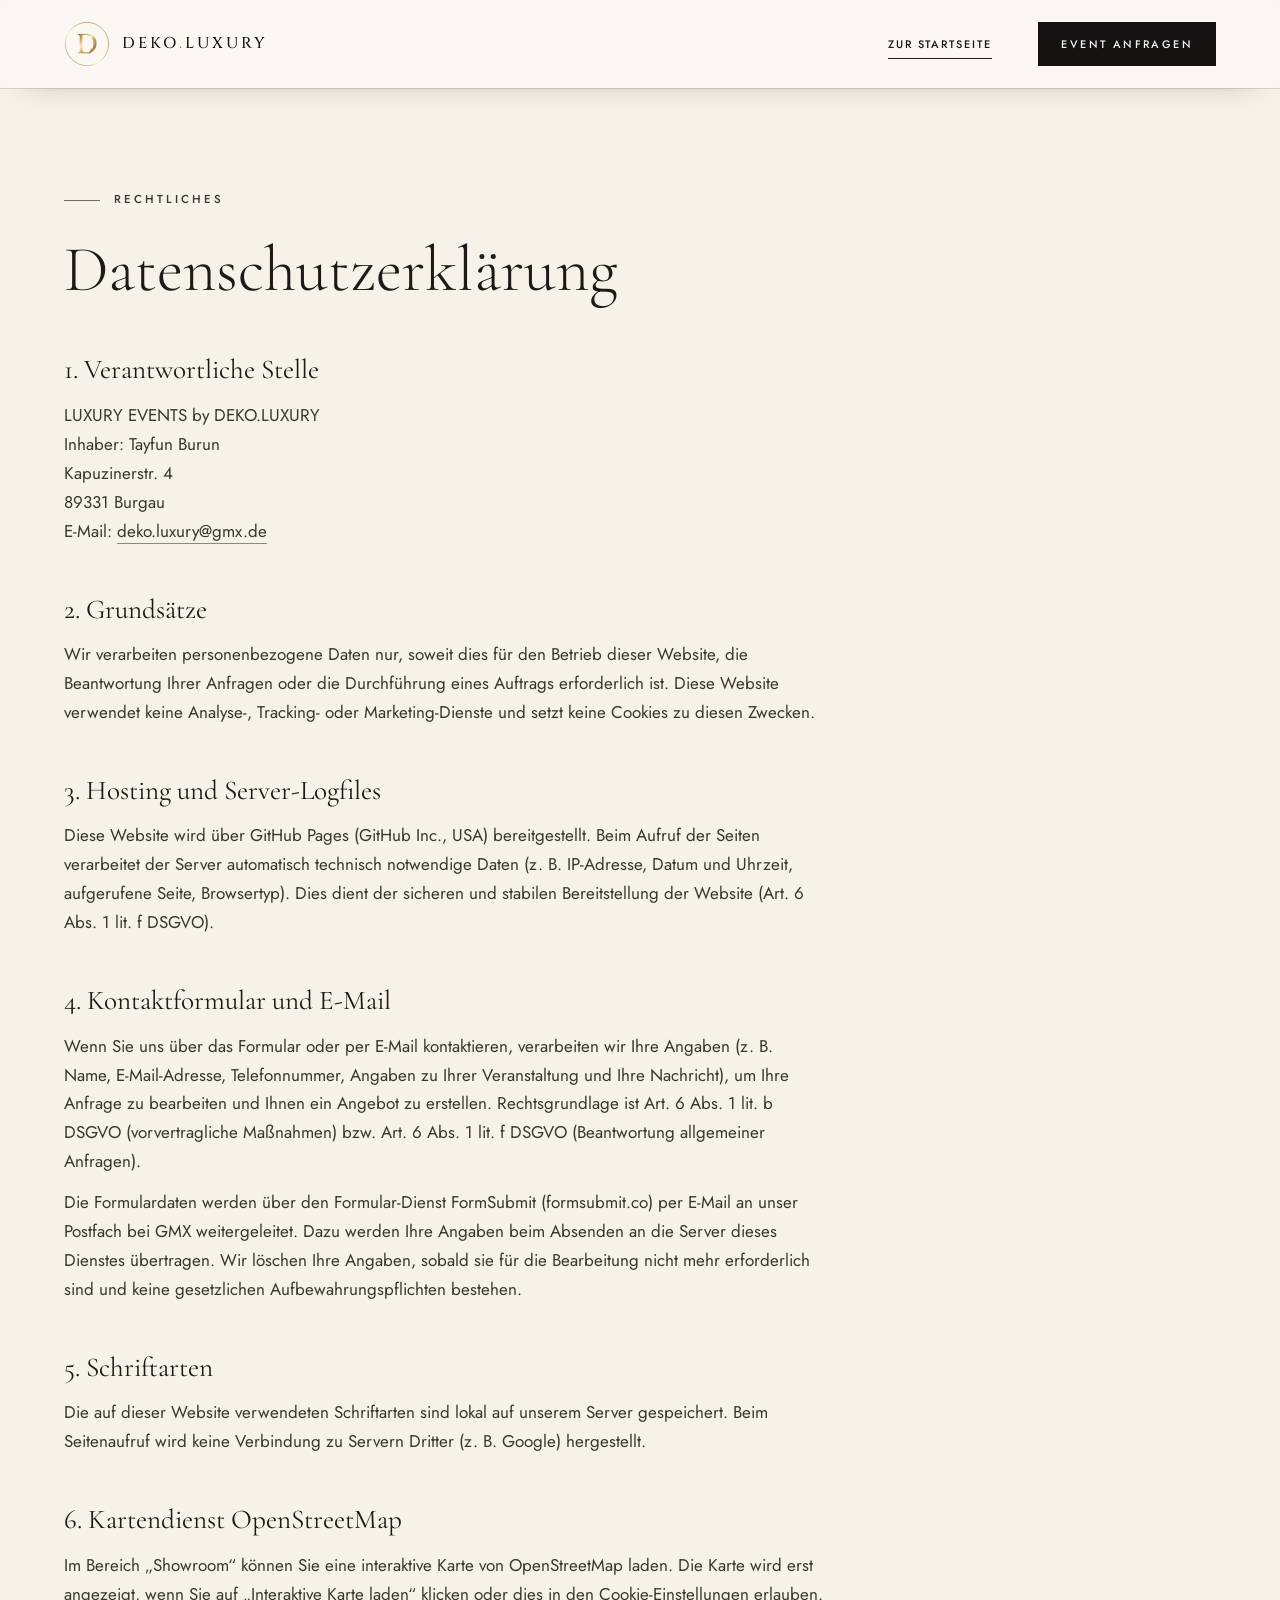
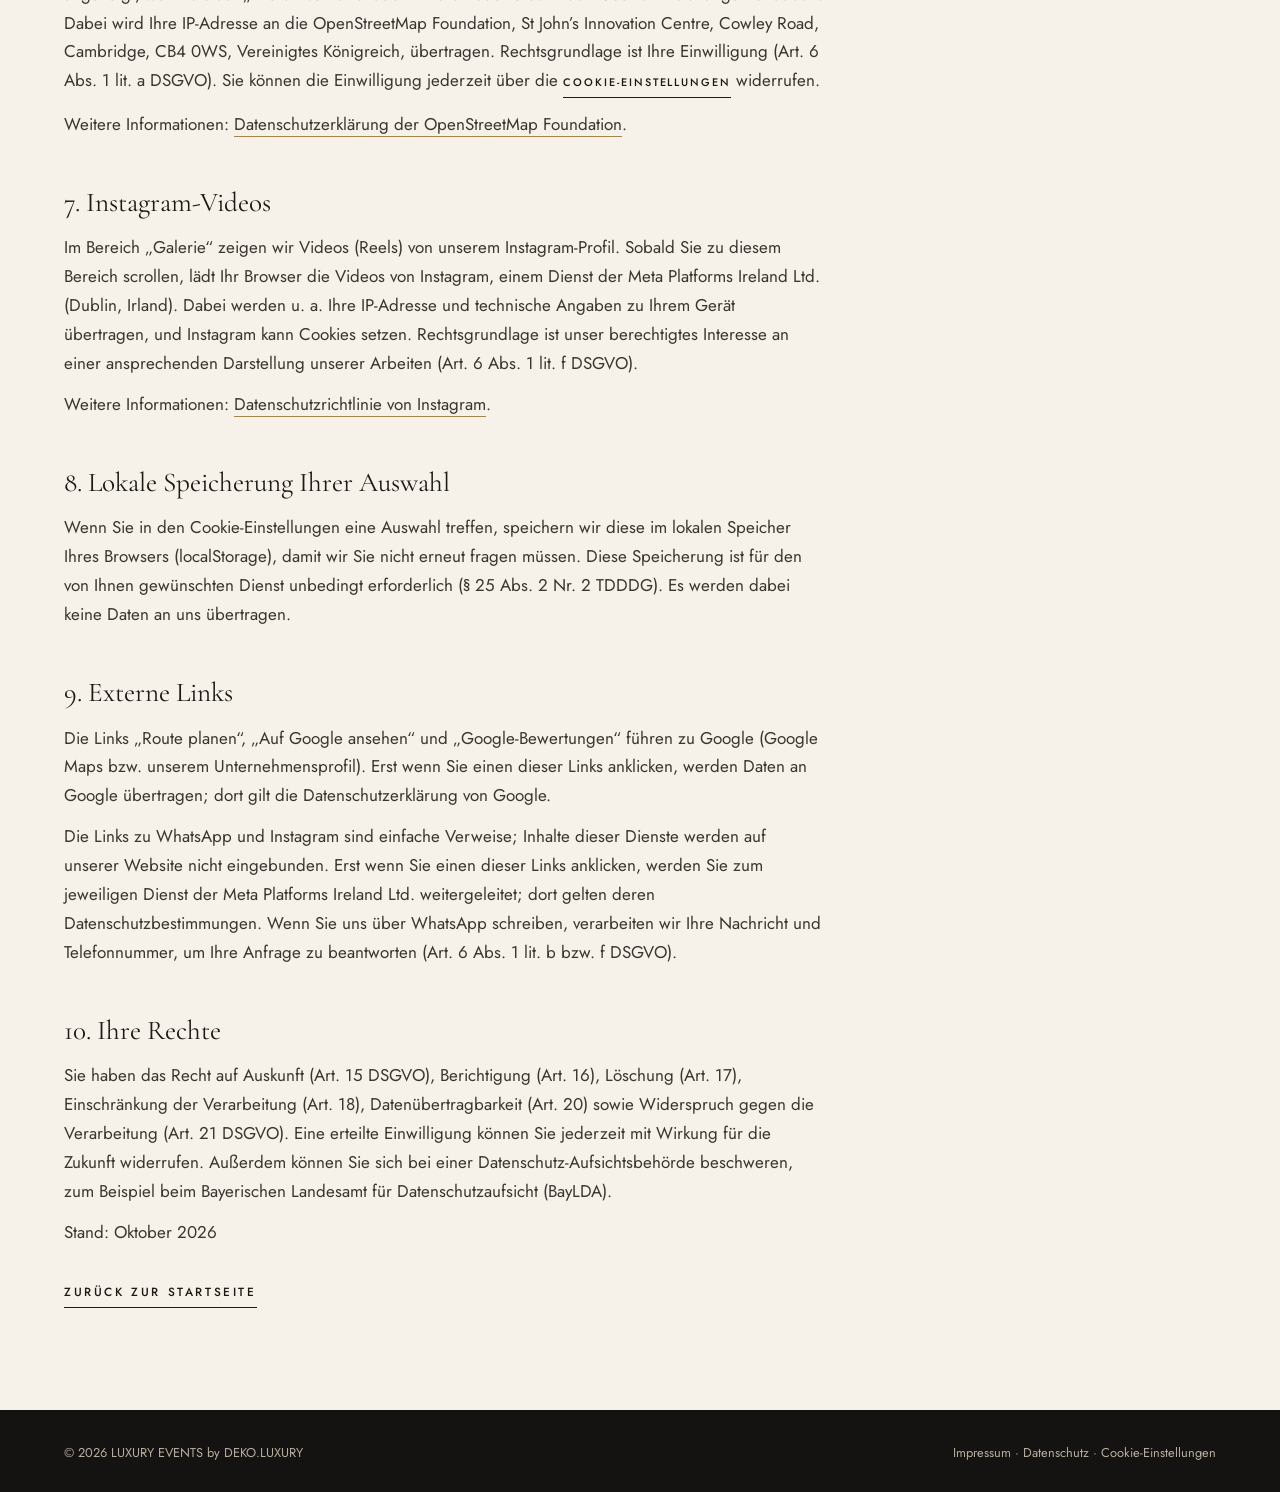
<file: datenschutz.html>
<!doctype html>
<html lang="de">
<head>
  <meta charset="utf-8">
  <meta name="viewport" content="width=device-width, initial-scale=1, viewport-fit=cover">
  <title>Datenschutz | DEKO.LUXURY</title>
  <meta name="description" content="Datenschutzerklärung von LUXURY EVENTS by DEKO.LUXURY.">
  <meta name="robots" content="noindex, follow">
  <meta name="theme-color" content="#151311">
  <link rel="icon" href="favicon.ico" sizes="any">
  <link rel="icon" href="favicon.svg" type="image/svg+xml">
  <link rel="apple-touch-icon" href="apple-touch-icon.png">
  <link rel="preload" href="assets/fonts/cormorant-garamond.woff2" as="font" type="font/woff2" crossorigin>
  <link rel="preload" href="assets/fonts/jost.woff2" as="font" type="font/woff2" crossorigin>
  <link rel="stylesheet" href="assets/css/style.css">
  <script>document.documentElement.classList.add('js', 'no-intro');</script>
  <script src="assets/js/main.js" defer></script>
</head>
<body>
  <a class="skip-link" href="#inhalt">Zum Inhalt springen</a>
  <header class="site-header is-solid" data-header>
    <div class="site-header__inner">
      <a class="brand" href="index.html" aria-label="DEKO.LUXURY – zur Startseite">
        <svg class="brand__emblem" viewBox="0 0 100 100" aria-hidden="true"><circle class="brand__ring" cx="50" cy="50" r="47" pathLength="1"/><use href="#monogram" x="28.5" y="27" width="43" height="44.4"/></svg>
        <span class="brand__name">DEKO<span class="brand__dot">.</span>LUXURY</span>
      </a>
      <a class="link link--small" href="index.html">Zur Startseite</a>
      <a class="btn btn--header" href="index.html#kontakt">Event anfragen</a>
    </div>
  </header>

  <main id="inhalt" class="legal">
    <div class="wrap">
      <div class="legal__inner">
        <p class="eyebrow">Rechtliches</p>
        <h1>Datenschutz&shy;erklärung</h1>

        <!-- Diese Erklärung beschreibt, was die Website technisch tatsächlich tut (lokale Schriften,
             kein Tracking, Karte nur nach Zustimmung, Kontaktformular). Sie ist eine Vorlage und
             ersetzt keine Rechtsberatung. Gestrichelt markierte Angaben ergänzen. -->
        <h2>1. Verantwortliche Stelle</h2>
        <p>
          LUXURY EVENTS by DEKO.LUXURY<br>
          Inhaber: Tayfun Burun<br>
          Kapuzinerstr. 4<br>
          89331 Burgau<br>
          E-Mail: <a href="mailto:deko.luxury@gmx.de">deko.luxury@gmx.de</a>
        </p>

        <h2>2. Grundsätze</h2>
        <p>Wir verarbeiten personenbezogene Daten nur, soweit dies für den Betrieb dieser Website, die Beantwortung Ihrer Anfragen oder die Durchführung eines Auftrags erforderlich ist. Diese Website verwendet keine Analyse-, Tracking- oder Marketing-Dienste und setzt keine Cookies zu diesen Zwecken.</p>

        <h2>3. Hosting und Server-Logfiles</h2>
        <p>Diese Website wird über GitHub Pages (GitHub Inc., USA) bereitgestellt. Beim Aufruf der Seiten verarbeitet der Server automatisch technisch notwendige Daten (z. B. IP-Adresse, Datum und Uhrzeit, aufgerufene Seite, Browsertyp). Dies dient der sicheren und stabilen Bereitstellung der Website (Art. 6 Abs. 1 lit. f DSGVO).</p>

        <h2>4. Kontaktformular und E-Mail</h2>
        <p>Wenn Sie uns über das Formular oder per E-Mail kontaktieren, verarbeiten wir Ihre Angaben (z. B. Name, E-Mail-Adresse, Telefonnummer, Angaben zu Ihrer Veranstaltung und Ihre Nachricht), um Ihre Anfrage zu bearbeiten und Ihnen ein Angebot zu erstellen. Rechtsgrundlage ist Art. 6 Abs. 1 lit. b DSGVO (vorvertragliche Maßnahmen) bzw. Art. 6 Abs. 1 lit. f DSGVO (Beantwortung allgemeiner Anfragen).</p>
        <p>Die Formulardaten werden über den Formular-Dienst FormSubmit (formsubmit.co) per E-Mail an unser Postfach bei GMX weitergeleitet. Dazu werden Ihre Angaben beim Absenden an die Server dieses Dienstes übertragen. Wir löschen Ihre Angaben, sobald sie für die Bearbeitung nicht mehr erforderlich sind und keine gesetzlichen Aufbewahrungspflichten bestehen.</p>

        <h2>5. Schriftarten</h2>
        <p>Die auf dieser Website verwendeten Schriftarten sind lokal auf unserem Server gespeichert. Beim Seitenaufruf wird keine Verbindung zu Servern Dritter (z. B. Google) hergestellt.</p>

        <h2 id="karte">6. Kartendienst OpenStreetMap</h2>
        <p>Im Bereich „Showroom“ können Sie eine interaktive Karte von OpenStreetMap laden. Die Karte wird erst angezeigt, wenn Sie auf „Interaktive Karte laden“ klicken oder dies in den Cookie-Einstellungen erlauben. Dabei wird Ihre IP-Adresse an die OpenStreetMap Foundation, St John’s Innovation Centre, Cowley Road, Cambridge, CB4 0WS, Vereinigtes Königreich, übertragen. Rechtsgrundlage ist Ihre Einwilligung (Art. 6 Abs. 1 lit. a DSGVO). Sie können die Einwilligung jederzeit über die <button type="button" class="link link--small" data-open-consent>Cookie-Einstellungen</button> widerrufen.</p>
        <p>Weitere Informationen: <a href="https://wiki.osmfoundation.org/wiki/Privacy_Policy" target="_blank" rel="noopener">Datenschutzerklärung der OpenStreetMap Foundation</a>.</p>

        <h2 id="instagram">7. Instagram-Videos</h2>
        <p>Im Bereich „Galerie“ zeigen wir Videos (Reels) von unserem Instagram-Profil. Sobald Sie zu diesem Bereich scrollen, lädt Ihr Browser die Videos von Instagram, einem Dienst der Meta Platforms Ireland Ltd. (Dublin, Irland). Dabei werden u. a. Ihre IP-Adresse und technische Angaben zu Ihrem Gerät übertragen, und Instagram kann Cookies setzen. Rechtsgrundlage ist unser berechtigtes Interesse an einer ansprechenden Darstellung unserer Arbeiten (Art. 6 Abs. 1 lit. f DSGVO).</p>
        <p>Weitere Informationen: <a href="https://privacycenter.instagram.com/policy" target="_blank" rel="noopener">Datenschutzrichtlinie von Instagram</a>.</p>

        <h2>8. Lokale Speicherung Ihrer Auswahl</h2>
        <p>Wenn Sie in den Cookie-Einstellungen eine Auswahl treffen, speichern wir diese im lokalen Speicher Ihres Browsers (localStorage), damit wir Sie nicht erneut fragen müssen. Diese Speicherung ist für den von Ihnen gewünschten Dienst unbedingt erforderlich (§ 25 Abs. 2 Nr. 2 TDDDG). Es werden dabei keine Daten an uns übertragen.</p>

        <h2>9. Externe Links</h2>
        <p>Die Links „Route planen“, „Auf Google ansehen“ und „Google-Bewertungen“ führen zu Google (Google Maps bzw. unserem Unternehmensprofil). Erst wenn Sie einen dieser Links anklicken, werden Daten an Google übertragen; dort gilt die Datenschutzerklärung von Google.</p>
        <p>Die Links zu WhatsApp und Instagram sind einfache Verweise; Inhalte dieser Dienste werden auf unserer Website nicht eingebunden. Erst wenn Sie einen dieser Links anklicken, werden Sie zum jeweiligen Dienst der Meta Platforms Ireland Ltd. weitergeleitet; dort gelten deren Datenschutzbestimmungen. Wenn Sie uns über WhatsApp schreiben, verarbeiten wir Ihre Nachricht und Telefonnummer, um Ihre Anfrage zu beantworten (Art. 6 Abs. 1 lit. b bzw. f DSGVO).</p>

        <h2>10. Ihre Rechte</h2>
        <p>Sie haben das Recht auf Auskunft (Art. 15 DSGVO), Berichtigung (Art. 16), Löschung (Art. 17), Einschränkung der Verarbeitung (Art. 18), Datenübertragbarkeit (Art. 20) sowie Widerspruch gegen die Verarbeitung (Art. 21 DSGVO). Eine erteilte Einwilligung können Sie jederzeit mit Wirkung für die Zukunft widerrufen. Außerdem können Sie sich bei einer Datenschutz-Aufsichtsbehörde beschweren, zum Beispiel beim Bayerischen Landesamt für Datenschutzaufsicht (BayLDA).</p>

        <p class="legal__back">Stand: Oktober 2026<br><br><a class="link" href="index.html">Zurück zur Startseite</a></p>
      </div>
    </div>
  </main>

  <footer class="footer footer--slim">
    <div class="wrap footer__bottom">
      <p>© <span data-year>2026</span> LUXURY EVENTS by DEKO.LUXURY</p>
      <p><a href="impressum.html">Impressum</a> · <a href="datenschutz.html">Datenschutz</a> · <button type="button" class="footer__btn" data-open-consent>Cookie-Einstellungen</button></p>
    </div>
  </footer>

  <dialog class="consent" data-consent aria-labelledby="consent-title">
    <form method="dialog" class="consent__inner">
      <h2 class="consent__title" id="consent-title">Datenschutz-Einstellungen</h2>
      <p class="consent__text">Diese Website verwendet keine Tracking- oder Marketing-Cookies. Externe Inhalte laden wir nur, wenn Sie zustimmen.</p>
      <label class="switch">
        <input type="checkbox" id="consent-map" data-consent-map>
        <span class="switch__ui" aria-hidden="true"></span>
        <span class="switch__text"><strong>Karte (OpenStreetMap)</strong><br>Zeigt die Umgebung des Showrooms. Dabei wird Ihre IP-Adresse an die OpenStreetMap Foundation übertragen.</span>
      </label>
      <div class="consent__actions">
        <button class="btn btn--dark" value="save" data-consent-save>Auswahl speichern</button>
        <a class="link link--small" href="datenschutz.html">Datenschutzerklärung</a>
      </div>
    </form>
  </dialog>

  <!-- Monogramm (aus dem Original-Logo vektorisiert) -->
  <svg width="0" height="0" style="position:absolute" aria-hidden="true" focusable="false">
    <defs>
      <linearGradient id="foil" x1="0" y1="0" x2="1" y2="1"><stop offset="0" stop-color="#8c6b39"/><stop offset=".28" stop-color="#d4b678"/><stop offset=".42" stop-color="#fbedc4"/><stop offset=".56" stop-color="#c9a865"/><stop offset=".8" stop-color="#a8834c"/><stop offset="1" stop-color="#e2c88f"/></linearGradient>
      <linearGradient id="foil-deep" x1="0" y1="0" x2="1" y2="1"><stop offset="0" stop-color="#6c4f26"/><stop offset=".3" stop-color="#a8834c"/><stop offset=".45" stop-color="#d9bc80"/><stop offset=".6" stop-color="#9c7b45"/><stop offset="1" stop-color="#7a5c32"/></linearGradient>
    </defs>
    <symbol id="monogram" viewBox="533.88 174.63 136.62 141.12"><path fill="url(#foil)" fill-rule="evenodd" d="M 543.38 176.75 C 542.25 176.75, 541.38 176.88, 541 177 C 540.75 177.13, 540.25 177.25, 540 177.25 C 538.75 177.5, 537.75 178.25, 537.5 179.13 C 537.5 179.38, 537.38 179.75, 537.25 180.13 C 537.13 180.5, 537.13 180.63, 537.38 181.5 C 537.88 183.38, 538.38 183.63, 541.75 184.5 C 542.25 184.63, 543.13 185, 543.63 185.25 C 544.13 185.38, 545.13 185.88, 545.75 186.13 C 546.38 186.25, 547.13 186.63, 547.38 186.75 C 548.5 187.25, 549.5 188.75, 550 190.5 C 550 190.88, 550.25 191.63, 550.38 191.88 C 550.38 192.13, 550.63 193.13, 550.75 193.88 C 550.75 194.63, 551 195.88, 551.13 196.75 C 551.63 198.88, 551.75 200.5, 551.88 212.75 C 552.13 235.5, 552.13 242.88, 552 265.88 C 551.88 286.25, 551.75 287.25, 551.25 288.38 C 550.88 289.25, 550.88 289.25, 551 291.88 C 551.13 294.63, 551.13 295, 550.75 295.88 C 550.63 296, 550.5 296.75, 550.5 297.5 C 550.38 299.25, 548.88 303, 548.13 303.38 C 547.88 303.5, 547.5 303.75, 547.25 304.13 C 546.25 305, 543.63 306.25, 542 306.5 C 539 306.88, 537.25 307.88, 536.38 309.75 C 536 310.5, 536 310.63, 536.38 311.75 C 537.13 313.75, 535.88 313.63, 556.63 313.5 C 563.25 313.5, 578.38 313.5, 590.25 313.5 C 627.75 313.5, 626.25 313.5, 627.13 312.5 C 627.63 312.13, 629 308.88, 629.5 307.5 C 629.63 306.88, 630 305.88, 630.25 305.13 C 630.5 304.5, 630.75 303.63, 630.88 303.25 C 631 302.25, 631.88 300.5, 632.25 300.75 C 632.5 300.88, 632.38 301.5, 632.13 302.13 C 631 304.25, 633.13 305, 635.75 303.38 C 636.13 303.25, 636.75 302.88, 637.13 302.75 C 637.38 302.63, 638 302.25, 638.38 302 C 638.88 301.75, 639.25 301.5, 639.38 301.5 C 639.38 301.5, 639.75 301.25, 640.13 300.88 C 640.5 300.63, 641.25 300, 641.88 299.63 C 642.63 299.25, 643.25 298.75, 644.38 297.75 C 645.13 296.88, 646.13 296, 646.63 295.5 C 647.13 295.13, 647.88 294.5, 648.13 294.13 C 648.63 293.63, 650 292.38, 650.88 291.63 C 651.13 291.5, 651.38 291, 651.63 290.75 C 652.63 289.38, 653.38 288.38, 653.88 288 C 654.13 287.88, 654.75 287.13, 655.25 286.25 C 655.75 285.5, 656.38 284.5, 656.75 284.13 C 657 283.63, 657.5 282.75, 657.88 282.13 C 658.25 281.5, 658.75 280.5, 659.13 280 C 660.88 277.25, 662.63 274.25, 662.88 273.5 C 663 273.13, 663.13 272.5, 663.38 272.13 C 663.75 271.13, 664.25 269.88, 664.38 269 C 664.5 268.5, 664.75 267.75, 665 267.25 C 665.63 266, 666.5 263.75, 666.5 262.88 C 666.63 262.25, 667.25 258.75, 667.75 256 C 667.75 255.38, 667.88 254.63, 667.88 254.13 C 667.88 253.75, 668 252.75, 668 251.88 C 668.5 248.63, 668.5 247.88, 668.5 242.75 C 668.5 238.75, 668.5 237.13, 668.38 236.63 C 668.25 236, 668 233.63, 667.75 230.88 C 667.75 230.25, 667.5 229.38, 667.38 228.88 C 667.25 228.38, 667 227.5, 666.88 226.75 C 666.75 226, 666.38 224.88, 666.13 224.25 C 666 223.63, 665.75 223, 665.75 222.75 C 665.75 222.25, 665.5 221.25, 665 220.13 C 664.63 219.5, 664.38 218.5, 664.13 217.63 C 663.88 216, 663.25 214.75, 661.75 212.13 C 661.5 211.63, 661 210.75, 660.75 210 C 660.38 209.38, 659.88 208.38, 659.63 208 C 659.25 207.5, 658.88 206.88, 658.75 206.5 C 657.88 205.13, 657 203.88, 656.38 203.13 C 656 202.63, 655.38 201.88, 655 201.5 C 654.63 201, 654.13 200.38, 653.88 200.13 C 653.63 199.75, 652.88 198.88, 652.25 198 C 651.38 196.88, 650.88 196.38, 650.25 195.88 C 649.75 195.5, 649 194.75, 648.38 194.13 C 647.63 193.38, 647 192.75, 646.5 192.5 C 646.13 192.25, 645.38 191.63, 644.88 191.13 C 643 189.38, 641.75 188.5, 640.63 188 C 640 187.75, 639.38 187.5, 639.13 187.25 C 638.88 187.13, 638.25 186.88, 637.88 186.63 C 637.38 186.5, 636.75 186, 636.25 185.63 C 635.38 184.88, 633.88 184.13, 633 183.88 C 632.63 183.75, 632 183.5, 631.5 183.25 C 631.13 183, 630.5 182.63, 630 182.5 C 629.63 182.25, 628.75 182, 628.13 181.75 C 627.13 181.38, 624.38 180.63, 624 180.63 C 623.88 180.63, 623.13 180.38, 622.38 180.13 C 621.5 179.88, 620.38 179.63, 619.5 179.5 C 618 179.38, 617.38 179.25, 616.63 179 C 615.88 178.63, 613.63 178.25, 612.25 178.13 C 611.5 178.13, 610.5 178, 610 177.88 C 609.5 177.75, 608.63 177.63, 608.25 177.63 C 607.75 177.63, 606.88 177.5, 606.13 177.5 C 605.38 177.38, 604.25 177.13, 603.63 177.13 C 602.13 176.88, 592.5 176.88, 591.5 177.13 C 590.63 177.25, 586 177.25, 580.75 177 C 576.25 176.88, 574 176.88, 570.88 177 C 569.13 177.13, 568.63 177, 568 176.88 C 567.38 176.75, 566.88 176.75, 564.63 176.88 C 562.25 177, 554.5 176.88, 547.25 176.75 C 546.13 176.63, 544.38 176.75, 543.38 176.75 M 583.13 185.5 C 582.88 185.5, 582.13 185.63, 581.38 185.88 C 580.63 186, 579.25 186.25, 578.13 186.25 C 577 186.38, 576 186.5, 575.88 186.63 C 575.63 186.63, 575.25 186.75, 575 186.75 C 573.25 186.75, 571.75 188.5, 571.63 190.5 C 571.5 191.13, 571.38 192.13, 571 192.88 C 570.5 194.5, 570.5 193.5, 570.38 214 C 570.38 220.5, 570.38 227.88, 570.25 230.13 C 570.25 232.38, 570.25 236.5, 570.25 239.25 C 570.13 241.88, 570.13 247.63, 570.25 252 C 570.38 258.38, 570.5 275.13, 570.63 287.75 C 570.75 289.5, 570.75 290, 571 291.25 C 571.25 292, 571.5 293.25, 571.63 294 C 571.75 295.38, 571.88 295.5, 572.38 296.63 C 572.75 297.13, 573.25 297.88, 573.38 298.25 C 573.75 298.88, 574.25 299.63, 574.88 300 C 575.13 300.13, 575.63 300.63, 575.88 301 C 576.13 301.38, 576.63 301.88, 576.88 302 C 577 302.13, 577.63 302.5, 578 302.88 C 578.5 303.38, 578.88 303.5, 579.38 303.63 C 579.75 303.75, 580.38 303.88, 580.88 304.13 C 581.75 304.38, 581.75 304.38, 594 304.5 C 611.38 304.5, 610.88 304.63, 615.13 302.5 C 618.25 300.88, 621.13 298.13, 622.13 295.75 C 622.25 295.13, 622.75 294.5, 623 294.13 C 623.25 293.75, 623.5 293.38, 623.63 292.75 C 623.75 292.25, 624.13 291.5, 624.63 290.88 C 625 290.25, 625.5 289.38, 625.63 289 C 625.63 288.63, 625.88 288.13, 626.13 287.88 C 626.25 287.5, 626.5 286.88, 626.63 286.38 C 626.88 285.25, 628.5 281.88, 628.88 281.5 C 630.13 280.38, 632.25 279.75, 633.13 280.38 C 633.38 280.5, 633.88 280.88, 634.38 281 C 634.75 281.25, 635.25 281.5, 635.5 281.75 C 635.75 282.13, 635.88 282.25, 636 282.13 C 636.38 282.13, 637.25 280.75, 637.38 280.13 C 637.5 279.5, 638 278.75, 638.75 278.25 C 639.38 277.63, 639.63 277.25, 640.38 274.75 C 640.75 273.63, 641.25 272.38, 641.5 272.13 C 641.63 271.75, 641.88 271, 642.13 270.38 C 642.38 269.75, 642.75 268.63, 643 268 C 643.75 266, 644.25 264.25, 644.75 261.75 C 644.88 260.5, 645.25 259.13, 645.25 258.88 C 645.63 258.13, 646 255.75, 646.13 254.5 C 646.13 253.88, 646.25 252.63, 646.38 251.63 C 646.88 248.38, 646.88 241, 646.5 240.13 C 646.13 239.5, 646.13 239.5, 646 235.88 C 645.88 232, 645.88 232.25, 644.88 227.75 C 644.25 224.75, 644.13 224.38, 644 224 C 643.88 223.75, 643.63 223.13, 643.5 222.5 C 643.38 221.88, 643.25 221.25, 643.13 221 C 643 220.88, 642.75 220.25, 642.5 219.63 C 642.13 218.38, 641.75 217.63, 641.13 216.63 C 640.88 216.38, 640.5 215.5, 640.25 214.88 C 639.75 213.38, 639.5 212.88, 638.75 212 C 638.5 211.63, 637.88 210.75, 637.63 210.13 C 637.25 209.5, 636.75 208.63, 636.38 208.25 C 636.13 207.88, 635.63 207.13, 635.38 206.63 C 635 206, 634.38 205.38, 633.88 204.88 C 633 204.13, 632.5 203.63, 631.88 202.75 C 631.38 202.13, 629.75 200.63, 629.25 200.38 C 629 200.25, 628.38 199.63, 627.75 198.88 C 626.88 198, 626.38 197.63, 625.75 197.25 C 625.13 197, 624.75 196.63, 624.38 196.25 C 623.75 195.5, 623.63 195.38, 622.75 195.13 C 622.38 195, 621.75 194.63, 621.38 194.38 C 621 194.13, 620.38 193.75, 620 193.5 C 619.63 193.38, 619.13 193.13, 619 193 C 618.13 192.38, 613.88 190.25, 612.75 189.88 C 612 189.63, 611.13 189.38, 610.75 189.13 C 610.38 189, 609.75 188.88, 609.25 188.75 C 608.75 188.75, 608.25 188.5, 607.75 188.25 C 606.63 187.63, 606.13 187.5, 604.38 187.38 C 603.38 187.25, 602.75 187.13, 601.88 186.88 C 600.88 186.5, 600.63 186.5, 598.75 186.38 C 595.75 186.25, 593.38 185.88, 592.13 185.5 C 591.5 185.38, 584.13 185.38, 583.13 185.5"/></symbol>
  </svg>
</body>
</html>
</file>
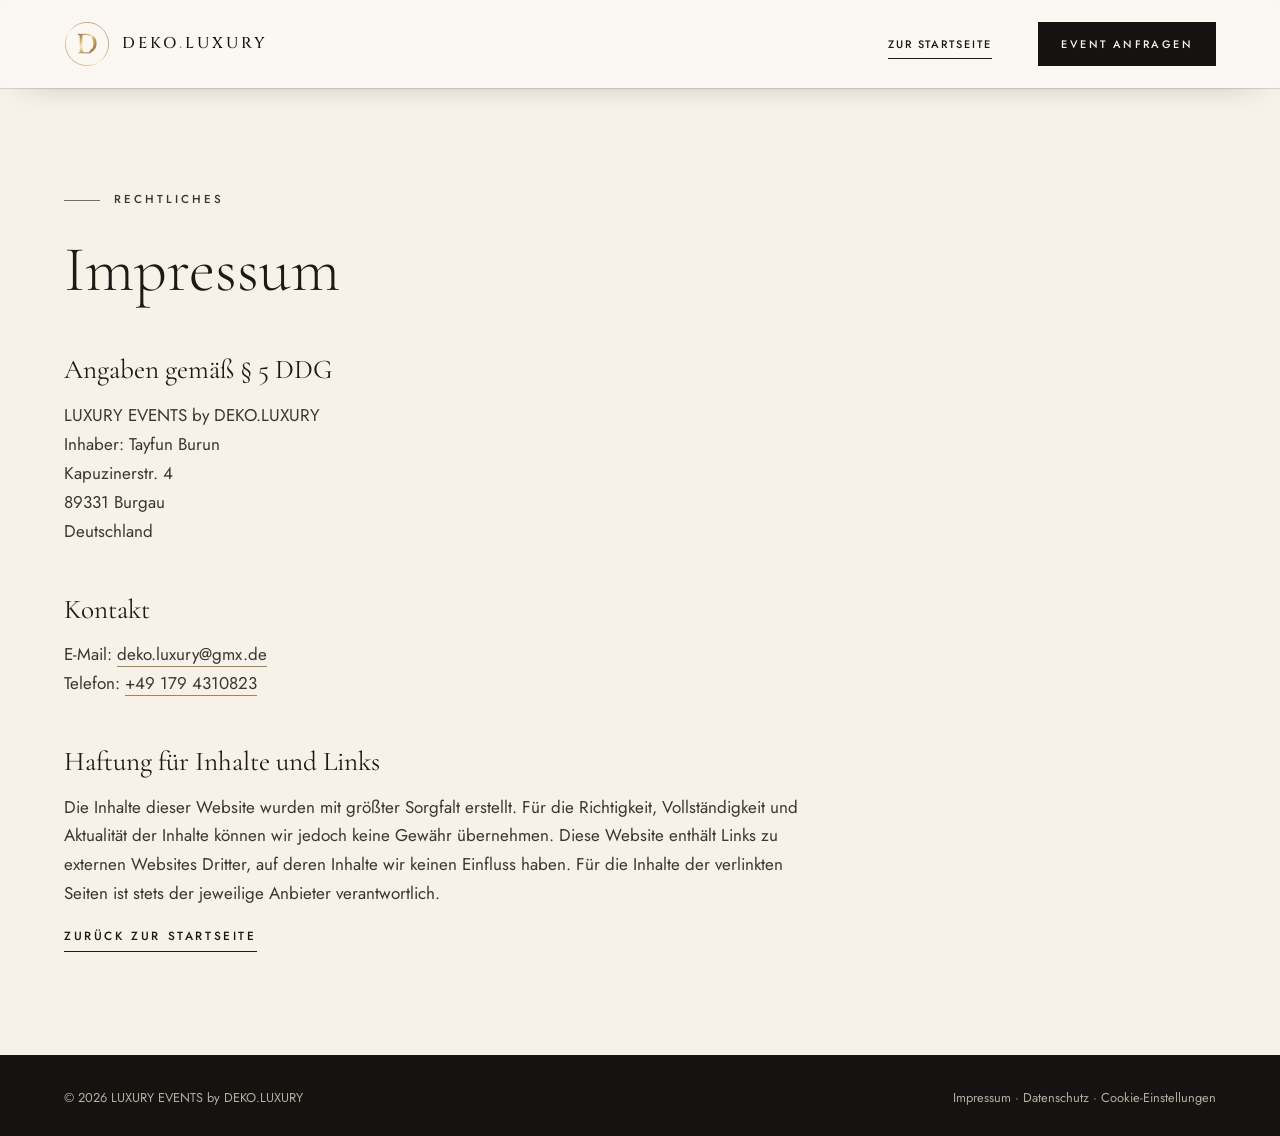
<file: impressum.html>
<!doctype html>
<html lang="de">
<head>
  <meta charset="utf-8">
  <meta name="viewport" content="width=device-width, initial-scale=1, viewport-fit=cover">
  <title>Impressum | DEKO.LUXURY</title>
  <meta name="description" content="Impressum von LUXURY EVENTS by DEKO.LUXURY, Eventdekoration mit Showroom in Burgau.">
  <meta name="robots" content="noindex, follow">
  <meta name="theme-color" content="#151311">
  <link rel="icon" href="favicon.ico" sizes="any">
  <link rel="icon" href="favicon.svg" type="image/svg+xml">
  <link rel="apple-touch-icon" href="apple-touch-icon.png">
  <link rel="preload" href="assets/fonts/cormorant-garamond.woff2" as="font" type="font/woff2" crossorigin>
  <link rel="preload" href="assets/fonts/jost.woff2" as="font" type="font/woff2" crossorigin>
  <link rel="stylesheet" href="assets/css/style.css">
  <script>document.documentElement.classList.add('js', 'no-intro');</script>
  <script src="assets/js/main.js" defer></script>
</head>
<body>
  <a class="skip-link" href="#inhalt">Zum Inhalt springen</a>
  <header class="site-header is-solid" data-header>
    <div class="site-header__inner">
      <a class="brand" href="index.html" aria-label="DEKO.LUXURY – zur Startseite">
        <svg class="brand__emblem" viewBox="0 0 100 100" aria-hidden="true"><circle class="brand__ring" cx="50" cy="50" r="47" pathLength="1"/><use href="#monogram" x="28.5" y="27" width="43" height="44.4"/></svg>
        <span class="brand__name">DEKO<span class="brand__dot">.</span>LUXURY</span>
      </a>
      <a class="link link--small" href="index.html">Zur Startseite</a>
      <a class="btn btn--header" href="index.html#kontakt">Event anfragen</a>
    </div>
  </header>

  <main id="inhalt" class="legal">
    <div class="wrap">
      <div class="legal__inner">
        <p class="eyebrow">Rechtliches</p>
        <h1>Impressum</h1>

        <h2>Angaben gemäß § 5 DDG</h2>
        <p>
          LUXURY EVENTS by DEKO.LUXURY<br>
          Inhaber: Tayfun Burun<br>
          Kapuzinerstr. 4<br>
          89331 Burgau<br>
          Deutschland
        </p>

        <h2>Kontakt</h2>
        <p>
          E-Mail: <a href="mailto:deko.luxury@gmx.de">deko.luxury@gmx.de</a><br>
          Telefon: <a href="tel:+491794310823">+49 179 4310823</a>
        </p>

        <h2>Haftung für Inhalte und Links</h2>
        <p>Die Inhalte dieser Website wurden mit größter Sorgfalt erstellt. Für die Richtigkeit, Vollständigkeit und Aktualität der Inhalte können wir jedoch keine Gewähr übernehmen. Diese Website enthält Links zu externen Websites Dritter, auf deren Inhalte wir keinen Einfluss haben. Für die Inhalte der verlinkten Seiten ist stets der jeweilige Anbieter verantwortlich.</p>

        <p class="legal__back"><a class="link" href="index.html">Zurück zur Startseite</a></p>
      </div>
    </div>
  </main>

  <footer class="footer footer--slim">
    <div class="wrap footer__bottom">
      <p>© <span data-year>2026</span> LUXURY EVENTS by DEKO.LUXURY</p>
      <p><a href="impressum.html">Impressum</a> · <a href="datenschutz.html">Datenschutz</a> · <button type="button" class="footer__btn" data-open-consent>Cookie-Einstellungen</button></p>
    </div>
  </footer>

  <dialog class="consent" data-consent aria-labelledby="consent-title">
    <form method="dialog" class="consent__inner">
      <h2 class="consent__title" id="consent-title">Datenschutz-Einstellungen</h2>
      <p class="consent__text">Diese Website verwendet keine Tracking- oder Marketing-Cookies. Externe Inhalte laden wir nur, wenn Sie zustimmen.</p>
      <label class="switch">
        <input type="checkbox" id="consent-map" data-consent-map>
        <span class="switch__ui" aria-hidden="true"></span>
        <span class="switch__text"><strong>Karte (OpenStreetMap)</strong><br>Zeigt die Umgebung des Showrooms. Dabei wird Ihre IP-Adresse an die OpenStreetMap Foundation übertragen.</span>
      </label>
      <div class="consent__actions">
        <button class="btn btn--dark" value="save" data-consent-save>Auswahl speichern</button>
        <a class="link link--small" href="datenschutz.html">Datenschutzerklärung</a>
      </div>
    </form>
  </dialog>

  <!-- Monogramm (aus dem Original-Logo vektorisiert) -->
  <svg width="0" height="0" style="position:absolute" aria-hidden="true" focusable="false">
    <defs>
      <linearGradient id="foil" x1="0" y1="0" x2="1" y2="1"><stop offset="0" stop-color="#8c6b39"/><stop offset=".28" stop-color="#d4b678"/><stop offset=".42" stop-color="#fbedc4"/><stop offset=".56" stop-color="#c9a865"/><stop offset=".8" stop-color="#a8834c"/><stop offset="1" stop-color="#e2c88f"/></linearGradient>
      <linearGradient id="foil-deep" x1="0" y1="0" x2="1" y2="1"><stop offset="0" stop-color="#6c4f26"/><stop offset=".3" stop-color="#a8834c"/><stop offset=".45" stop-color="#d9bc80"/><stop offset=".6" stop-color="#9c7b45"/><stop offset="1" stop-color="#7a5c32"/></linearGradient>
    </defs>
    <symbol id="monogram" viewBox="533.88 174.63 136.62 141.12"><path fill="url(#foil)" fill-rule="evenodd" d="M 543.38 176.75 C 542.25 176.75, 541.38 176.88, 541 177 C 540.75 177.13, 540.25 177.25, 540 177.25 C 538.75 177.5, 537.75 178.25, 537.5 179.13 C 537.5 179.38, 537.38 179.75, 537.25 180.13 C 537.13 180.5, 537.13 180.63, 537.38 181.5 C 537.88 183.38, 538.38 183.63, 541.75 184.5 C 542.25 184.63, 543.13 185, 543.63 185.25 C 544.13 185.38, 545.13 185.88, 545.75 186.13 C 546.38 186.25, 547.13 186.63, 547.38 186.75 C 548.5 187.25, 549.5 188.75, 550 190.5 C 550 190.88, 550.25 191.63, 550.38 191.88 C 550.38 192.13, 550.63 193.13, 550.75 193.88 C 550.75 194.63, 551 195.88, 551.13 196.75 C 551.63 198.88, 551.75 200.5, 551.88 212.75 C 552.13 235.5, 552.13 242.88, 552 265.88 C 551.88 286.25, 551.75 287.25, 551.25 288.38 C 550.88 289.25, 550.88 289.25, 551 291.88 C 551.13 294.63, 551.13 295, 550.75 295.88 C 550.63 296, 550.5 296.75, 550.5 297.5 C 550.38 299.25, 548.88 303, 548.13 303.38 C 547.88 303.5, 547.5 303.75, 547.25 304.13 C 546.25 305, 543.63 306.25, 542 306.5 C 539 306.88, 537.25 307.88, 536.38 309.75 C 536 310.5, 536 310.63, 536.38 311.75 C 537.13 313.75, 535.88 313.63, 556.63 313.5 C 563.25 313.5, 578.38 313.5, 590.25 313.5 C 627.75 313.5, 626.25 313.5, 627.13 312.5 C 627.63 312.13, 629 308.88, 629.5 307.5 C 629.63 306.88, 630 305.88, 630.25 305.13 C 630.5 304.5, 630.75 303.63, 630.88 303.25 C 631 302.25, 631.88 300.5, 632.25 300.75 C 632.5 300.88, 632.38 301.5, 632.13 302.13 C 631 304.25, 633.13 305, 635.75 303.38 C 636.13 303.25, 636.75 302.88, 637.13 302.75 C 637.38 302.63, 638 302.25, 638.38 302 C 638.88 301.75, 639.25 301.5, 639.38 301.5 C 639.38 301.5, 639.75 301.25, 640.13 300.88 C 640.5 300.63, 641.25 300, 641.88 299.63 C 642.63 299.25, 643.25 298.75, 644.38 297.75 C 645.13 296.88, 646.13 296, 646.63 295.5 C 647.13 295.13, 647.88 294.5, 648.13 294.13 C 648.63 293.63, 650 292.38, 650.88 291.63 C 651.13 291.5, 651.38 291, 651.63 290.75 C 652.63 289.38, 653.38 288.38, 653.88 288 C 654.13 287.88, 654.75 287.13, 655.25 286.25 C 655.75 285.5, 656.38 284.5, 656.75 284.13 C 657 283.63, 657.5 282.75, 657.88 282.13 C 658.25 281.5, 658.75 280.5, 659.13 280 C 660.88 277.25, 662.63 274.25, 662.88 273.5 C 663 273.13, 663.13 272.5, 663.38 272.13 C 663.75 271.13, 664.25 269.88, 664.38 269 C 664.5 268.5, 664.75 267.75, 665 267.25 C 665.63 266, 666.5 263.75, 666.5 262.88 C 666.63 262.25, 667.25 258.75, 667.75 256 C 667.75 255.38, 667.88 254.63, 667.88 254.13 C 667.88 253.75, 668 252.75, 668 251.88 C 668.5 248.63, 668.5 247.88, 668.5 242.75 C 668.5 238.75, 668.5 237.13, 668.38 236.63 C 668.25 236, 668 233.63, 667.75 230.88 C 667.75 230.25, 667.5 229.38, 667.38 228.88 C 667.25 228.38, 667 227.5, 666.88 226.75 C 666.75 226, 666.38 224.88, 666.13 224.25 C 666 223.63, 665.75 223, 665.75 222.75 C 665.75 222.25, 665.5 221.25, 665 220.13 C 664.63 219.5, 664.38 218.5, 664.13 217.63 C 663.88 216, 663.25 214.75, 661.75 212.13 C 661.5 211.63, 661 210.75, 660.75 210 C 660.38 209.38, 659.88 208.38, 659.63 208 C 659.25 207.5, 658.88 206.88, 658.75 206.5 C 657.88 205.13, 657 203.88, 656.38 203.13 C 656 202.63, 655.38 201.88, 655 201.5 C 654.63 201, 654.13 200.38, 653.88 200.13 C 653.63 199.75, 652.88 198.88, 652.25 198 C 651.38 196.88, 650.88 196.38, 650.25 195.88 C 649.75 195.5, 649 194.75, 648.38 194.13 C 647.63 193.38, 647 192.75, 646.5 192.5 C 646.13 192.25, 645.38 191.63, 644.88 191.13 C 643 189.38, 641.75 188.5, 640.63 188 C 640 187.75, 639.38 187.5, 639.13 187.25 C 638.88 187.13, 638.25 186.88, 637.88 186.63 C 637.38 186.5, 636.75 186, 636.25 185.63 C 635.38 184.88, 633.88 184.13, 633 183.88 C 632.63 183.75, 632 183.5, 631.5 183.25 C 631.13 183, 630.5 182.63, 630 182.5 C 629.63 182.25, 628.75 182, 628.13 181.75 C 627.13 181.38, 624.38 180.63, 624 180.63 C 623.88 180.63, 623.13 180.38, 622.38 180.13 C 621.5 179.88, 620.38 179.63, 619.5 179.5 C 618 179.38, 617.38 179.25, 616.63 179 C 615.88 178.63, 613.63 178.25, 612.25 178.13 C 611.5 178.13, 610.5 178, 610 177.88 C 609.5 177.75, 608.63 177.63, 608.25 177.63 C 607.75 177.63, 606.88 177.5, 606.13 177.5 C 605.38 177.38, 604.25 177.13, 603.63 177.13 C 602.13 176.88, 592.5 176.88, 591.5 177.13 C 590.63 177.25, 586 177.25, 580.75 177 C 576.25 176.88, 574 176.88, 570.88 177 C 569.13 177.13, 568.63 177, 568 176.88 C 567.38 176.75, 566.88 176.75, 564.63 176.88 C 562.25 177, 554.5 176.88, 547.25 176.75 C 546.13 176.63, 544.38 176.75, 543.38 176.75 M 583.13 185.5 C 582.88 185.5, 582.13 185.63, 581.38 185.88 C 580.63 186, 579.25 186.25, 578.13 186.25 C 577 186.38, 576 186.5, 575.88 186.63 C 575.63 186.63, 575.25 186.75, 575 186.75 C 573.25 186.75, 571.75 188.5, 571.63 190.5 C 571.5 191.13, 571.38 192.13, 571 192.88 C 570.5 194.5, 570.5 193.5, 570.38 214 C 570.38 220.5, 570.38 227.88, 570.25 230.13 C 570.25 232.38, 570.25 236.5, 570.25 239.25 C 570.13 241.88, 570.13 247.63, 570.25 252 C 570.38 258.38, 570.5 275.13, 570.63 287.75 C 570.75 289.5, 570.75 290, 571 291.25 C 571.25 292, 571.5 293.25, 571.63 294 C 571.75 295.38, 571.88 295.5, 572.38 296.63 C 572.75 297.13, 573.25 297.88, 573.38 298.25 C 573.75 298.88, 574.25 299.63, 574.88 300 C 575.13 300.13, 575.63 300.63, 575.88 301 C 576.13 301.38, 576.63 301.88, 576.88 302 C 577 302.13, 577.63 302.5, 578 302.88 C 578.5 303.38, 578.88 303.5, 579.38 303.63 C 579.75 303.75, 580.38 303.88, 580.88 304.13 C 581.75 304.38, 581.75 304.38, 594 304.5 C 611.38 304.5, 610.88 304.63, 615.13 302.5 C 618.25 300.88, 621.13 298.13, 622.13 295.75 C 622.25 295.13, 622.75 294.5, 623 294.13 C 623.25 293.75, 623.5 293.38, 623.63 292.75 C 623.75 292.25, 624.13 291.5, 624.63 290.88 C 625 290.25, 625.5 289.38, 625.63 289 C 625.63 288.63, 625.88 288.13, 626.13 287.88 C 626.25 287.5, 626.5 286.88, 626.63 286.38 C 626.88 285.25, 628.5 281.88, 628.88 281.5 C 630.13 280.38, 632.25 279.75, 633.13 280.38 C 633.38 280.5, 633.88 280.88, 634.38 281 C 634.75 281.25, 635.25 281.5, 635.5 281.75 C 635.75 282.13, 635.88 282.25, 636 282.13 C 636.38 282.13, 637.25 280.75, 637.38 280.13 C 637.5 279.5, 638 278.75, 638.75 278.25 C 639.38 277.63, 639.63 277.25, 640.38 274.75 C 640.75 273.63, 641.25 272.38, 641.5 272.13 C 641.63 271.75, 641.88 271, 642.13 270.38 C 642.38 269.75, 642.75 268.63, 643 268 C 643.75 266, 644.25 264.25, 644.75 261.75 C 644.88 260.5, 645.25 259.13, 645.25 258.88 C 645.63 258.13, 646 255.75, 646.13 254.5 C 646.13 253.88, 646.25 252.63, 646.38 251.63 C 646.88 248.38, 646.88 241, 646.5 240.13 C 646.13 239.5, 646.13 239.5, 646 235.88 C 645.88 232, 645.88 232.25, 644.88 227.75 C 644.25 224.75, 644.13 224.38, 644 224 C 643.88 223.75, 643.63 223.13, 643.5 222.5 C 643.38 221.88, 643.25 221.25, 643.13 221 C 643 220.88, 642.75 220.25, 642.5 219.63 C 642.13 218.38, 641.75 217.63, 641.13 216.63 C 640.88 216.38, 640.5 215.5, 640.25 214.88 C 639.75 213.38, 639.5 212.88, 638.75 212 C 638.5 211.63, 637.88 210.75, 637.63 210.13 C 637.25 209.5, 636.75 208.63, 636.38 208.25 C 636.13 207.88, 635.63 207.13, 635.38 206.63 C 635 206, 634.38 205.38, 633.88 204.88 C 633 204.13, 632.5 203.63, 631.88 202.75 C 631.38 202.13, 629.75 200.63, 629.25 200.38 C 629 200.25, 628.38 199.63, 627.75 198.88 C 626.88 198, 626.38 197.63, 625.75 197.25 C 625.13 197, 624.75 196.63, 624.38 196.25 C 623.75 195.5, 623.63 195.38, 622.75 195.13 C 622.38 195, 621.75 194.63, 621.38 194.38 C 621 194.13, 620.38 193.75, 620 193.5 C 619.63 193.38, 619.13 193.13, 619 193 C 618.13 192.38, 613.88 190.25, 612.75 189.88 C 612 189.63, 611.13 189.38, 610.75 189.13 C 610.38 189, 609.75 188.88, 609.25 188.75 C 608.75 188.75, 608.25 188.5, 607.75 188.25 C 606.63 187.63, 606.13 187.5, 604.38 187.38 C 603.38 187.25, 602.75 187.13, 601.88 186.88 C 600.88 186.5, 600.63 186.5, 598.75 186.38 C 595.75 186.25, 593.38 185.88, 592.13 185.5 C 591.5 185.38, 584.13 185.38, 583.13 185.5"/></symbol>
  </svg>
</body>
</html>
</file>
<file: assets/css/style.css>
/* ==========================================================================
   LUXURY EVENTS by DEKO.LUXURY
   Reihenfolge: Hero · Info-Streifen · Über uns · Leistungen · Galerie · Showroom & Ablauf ·
   Öffnungszeiten · Termin & Kontakt · FAQ · Footer. Dunkle und helle Kapitel wechseln sich ab,
   feine Goldlinien, Blattgold-Akzente und dezenter Glitzer.
   ========================================================================== */

/* ---------- Schriften (lokal eingebunden, SIL Open Font License) ---------- */
@font-face {
  font-family: "Cormorant Garamond";
  src: url("../fonts/cormorant-garamond.woff2") format("woff2");
  font-weight: 300 700; font-style: normal; font-display: swap;
  unicode-range: U+0000-00FF, U+0131, U+0152-0153, U+02BB-02BC, U+02C6, U+02DA, U+02DC, U+0304, U+0308, U+0329, U+2000-206F, U+20AC, U+2122, U+2191, U+2193, U+2212, U+2215, U+FEFF, U+FFFD;
}
@font-face {
  font-family: "Cormorant Garamond";
  src: url("../fonts/cormorant-garamond-italic.woff2") format("woff2");
  font-weight: 300 700; font-style: italic; font-display: swap;
  unicode-range: U+0000-00FF, U+0131, U+0152-0153, U+02BB-02BC, U+02C6, U+02DA, U+02DC, U+0304, U+0308, U+0329, U+2000-206F, U+20AC, U+2122, U+2191, U+2193, U+2212, U+2215, U+FEFF, U+FFFD;
}
@font-face {
  font-family: "Jost";
  src: url("../fonts/jost.woff2") format("woff2");
  font-weight: 300 600; font-style: normal; font-display: swap;
  unicode-range: U+0000-00FF, U+0131, U+0152-0153, U+02BB-02BC, U+02C6, U+02DA, U+02DC, U+0304, U+0308, U+0329, U+2000-206F, U+20AC, U+2122, U+2191, U+2193, U+2212, U+2215, U+FEFF, U+FFFD;
}
@font-face {
  font-family: "Cinzel";
  src: url("../fonts/cinzel.woff2") format("woff2");
  font-weight: 400 600; font-style: normal; font-display: swap;
  unicode-range: U+0000-00FF, U+0131, U+0152-0153, U+02BB-02BC, U+02C6, U+02DA, U+02DC, U+0304, U+0308, U+0329, U+2000-206F, U+20AC, U+2122, U+2191, U+2193, U+2212, U+2215, U+FEFF, U+FFFD;
}

/* Metrisch angeglichene Ersatzschriften: verhindern Layoutsprünge, bis die Webfonts geladen sind */
@font-face {
  font-family: "Cormorant Fallback";
  src: local("Times New Roman"), local("TimesNewRomanPSMT"), local("Times"), local("Liberation Serif"), local("Tinos");
  font-style: normal; size-adjust: 96.4%; ascent-override: 95.9%; descent-override: 29.8%; line-gap-override: 0%;
}
@font-face {
  font-family: "Cormorant Fallback";
  src: local("Times New Roman Italic"), local("TimesNewRomanPS-ItalicMT"), local("Times-Italic"), local("Liberation Serif Italic"), local("Tinos Italic");
  font-style: italic; size-adjust: 86.1%; ascent-override: 107.3%; descent-override: 33.3%; line-gap-override: 0%;
}
@font-face {
  font-family: "Jost Fallback";
  src: local("Arial"), local("ArialMT"), local("Helvetica"), local("Liberation Sans"), local("Arimo");
  size-adjust: 93.5%; ascent-override: 114.4%; descent-override: 40.1%; line-gap-override: 0%;
}

/* ---------- Design-Tokens ---------- */
:root {
  /* Farbe */
  --ink: #151311;          /* tiefes Schwarz, leicht warm */
  --char: #201d1a;         /* Anthrazit */
  --char-2: #2b2723;
  --ivory: #f6f1e9;        /* warmes Off-White */
  --paper: #fbf8f3;
  --sand: #ede4d6;         /* Champagner-Fläche */
  --champagne: #d9c7a6;
  --gold: #a8834c;         /* Linien & Akzente auf hell */
  --gold-deep: #7a5c32;    /* Goldtext auf hell (AA, auch auf Champagner) */
  --gold-soft: #cdb07a;    /* Gold auf dunkel */
  --text: #1c1a17;
  --muted: #6a6259;
  --muted-light: #b8ae9f;
  --line: rgba(28, 26, 23, 0.14);
  --line-light: rgba(246, 241, 233, 0.16);
  --ok: #3ccf74;             /* Status „erreichbar“ */
  /* Blattgold: metallischer Verlauf für Akzente auf dunklem und hellem Grund */
  --foil: linear-gradient(110deg, #8c6b39 0%, #b8955a 16%, #e7cf96 30%, #fff1cc 37%, #dcc083 45%, #a8834c 60%, #c9a865 76%, #f0dca7 86%, #9c7b45 100%);
  --foil-deep: linear-gradient(110deg, #6c4f26 0%, #93713f 20%, #c09d62 34%, #e0c48a 40%, #b08d57 48%, #7a5c32 64%, #a2804a 80%, #c7a76c 88%, #6f5228 100%);
  --grain: url("data:image/svg+xml,%3Csvg xmlns='http://www.w3.org/2000/svg' width='220' height='220'%3E%3Cfilter id='n'%3E%3CfeTurbulence type='fractalNoise' baseFrequency='.85' numOctaves='2' stitchTiles='stitch'/%3E%3CfeColorMatrix values='0 0 0 0 1 0 0 0 0 1 0 0 0 0 1 0 0 0 .55 0'/%3E%3C/filter%3E%3Crect width='100%25' height='100%25' filter='url(%23n)'/%3E%3C/svg%3E");

  /* Typografie */
  --serif: "Cormorant Garamond", "Cormorant Fallback", Garamond, "Hoefler Text", "Times New Roman", serif;
  --sans: "Jost", "Jost Fallback", "Futura", "Avenir Next", "Helvetica Neue", Arial, sans-serif;
  --caps: "Cinzel", "Trajan Pro", "Times New Roman", serif;

  --fs-display: clamp(2.6rem, 1.3rem + 4.3vw, 6rem);
  --fs-h2: clamp(2.35rem, 1.55rem + 3.1vw, 4.5rem);
  --fs-h3: clamp(1.55rem, 1.3rem + 0.9vw, 2.1rem);
  --fs-lead: clamp(1.08rem, 1rem + 0.35vw, 1.28rem);
  --fs-body: 1.0625rem;
  --fs-small: 0.9rem;
  --fs-label: 0.72rem;

  /* Raum & Bewegung */
  --gutter: clamp(20px, 5vw, 80px);
  --max: 1440px;
  --space-section: clamp(72px, 8vw, 136px);
  --header-h: 88px;
  --ease: cubic-bezier(0.22, 0.61, 0.24, 1);
  --ease-io: cubic-bezier(0.7, 0, 0.2, 1);
  color-scheme: light;
}

/* ---------- Basis ---------- */
*, *::before, *::after { box-sizing: border-box; }
html {
  -webkit-text-size-adjust: 100%;
  text-size-adjust: 100%;
  scroll-behavior: smooth;
  scroll-padding-top: calc(var(--header-h) - 8px);
}
body {
  margin: 0;
  background: var(--ivory);
  color: var(--text);
  font-family: var(--sans);
  font-size: var(--fs-body);
  font-weight: 400;
  line-height: 1.7;
  -webkit-font-smoothing: antialiased;
  -moz-osx-font-smoothing: grayscale;
  overflow-x: clip;
}
img, svg { display: block; max-width: 100%; }
img { height: auto; }
a { color: inherit; text-decoration: none; }
button { font: inherit; color: inherit; background: none; border: 0; padding: 0; cursor: pointer; }
h1, h2, h3, p, ul, ol, dl, dd, figure, blockquote { margin: 0; }
ul, ol { padding: 0; list-style: none; }
address { font-style: normal; }
::selection { background: var(--champagne); color: var(--ink); }
:focus-visible { outline: 1px solid var(--gold); outline-offset: 4px; }
[hidden] { display: none !important; }

@view-transition { navigation: auto; }
::view-transition-old(root), ::view-transition-new(root) { animation-duration: 0.45s; animation-timing-function: var(--ease); }

.sr-only {
  position: absolute; width: 1px; height: 1px; padding: 0; margin: -1px;
  overflow: hidden; clip: rect(0 0 0 0); white-space: nowrap; border: 0;
}
.skip-link {
  position: fixed; left: 16px; top: 12px; z-index: 200;
  padding: 12px 18px; background: var(--ink); color: var(--ivory);
  font-size: var(--fs-small); transform: translateY(-160%); transition: transform 0.3s var(--ease);
}
.skip-link:focus { transform: none; }

.wrap { width: 100%; max-width: var(--max); margin-inline: auto; padding-inline: var(--gutter); }
.section { padding-block: var(--space-section); }

/* Platzhalter für fehlende Angaben – vor dem Livegang ersetzen */
.ph {
  font-style: italic;
  color: var(--gold-deep);
  border-bottom: 1px dashed currentColor;
  padding-bottom: 1px;
}

/* ---------- Typografie ---------- */
.eyebrow {
  display: flex; align-items: center; gap: 14px;
  font-family: var(--sans);
  font-size: var(--fs-label);
  font-weight: 500;
  letter-spacing: 0.26em;
  text-transform: uppercase;
  color: var(--gold-deep);
  margin-bottom: clamp(18px, 2vw, 28px);
}
.eyebrow::before { content: ""; width: 36px; height: 1px; background: currentColor; opacity: 0.7; }
.eyebrow--light { color: var(--gold-soft); }

.h2 {
  font-family: var(--serif);
  font-weight: 300;
  font-size: var(--fs-h2);
  line-height: 1.04;
  letter-spacing: -0.012em;
  text-wrap: balance;
}
.h2 em, .hero__title em, .gallery__cta em { font-style: italic; font-weight: 300; }

.section-head {
  display: grid;
  grid-template-columns: minmax(0, 7fr) minmax(0, 4fr);
  gap: clamp(24px, 6vw, 120px);
  align-items: end;
  margin-bottom: clamp(48px, 6vw, 96px);
}
.section-head__text { color: var(--muted); max-width: 40ch; }

/* ---------- Buttons & Links ---------- */
.btn {
  --btn-bg: transparent; --btn-fg: currentColor; --btn-bd: currentColor;
  position: relative;
  display: inline-flex; align-items: center; justify-content: center; gap: 16px;
  min-height: 54px;
  padding: 0 30px;
  font-family: var(--sans);
  font-size: 0.74rem;
  font-weight: 500;
  letter-spacing: 0.22em;
  text-transform: uppercase;
  white-space: nowrap;
  color: var(--btn-fg);
  background: var(--btn-bg);
  border: 1px solid var(--btn-bd);
  transition: background-color 0.5s var(--ease), color 0.5s var(--ease), border-color 0.5s var(--ease);
}
.btn__arrow { width: 26px; height: 10px; fill: none; stroke: currentColor; stroke-width: 1; transition: transform 0.5s var(--ease); }
.btn:hover .btn__arrow { transform: translateX(6px); }
.btn--light { --btn-bg: var(--ivory); --btn-fg: var(--ink); --btn-bd: var(--ivory); }
.btn--light:hover { --btn-bg: var(--champagne); --btn-bd: var(--champagne); }
.btn--dark { --btn-bg: var(--ink); --btn-fg: var(--ivory); --btn-bd: var(--ink); }
.btn--dark:hover { --btn-bg: var(--gold-deep); --btn-bd: var(--gold-deep); }
.btn--gold { --btn-fg: var(--gold-soft); --btn-bd: rgba(205, 176, 122, 0.6); }
.btn--gold:hover { --btn-bg: var(--gold-soft); --btn-fg: var(--ink); --btn-bd: var(--gold-soft); }

.link {
  position: relative;
  display: inline-flex; align-items: center;
  padding-block: 6px;
  font-size: 0.74rem;
  font-weight: 500;
  letter-spacing: 0.22em;
  text-transform: uppercase;
  color: var(--text);
}
.link::after {
  content: ""; position: absolute; left: 0; right: 0; bottom: 0; height: 1px;
  background: currentColor; transform-origin: left; transition: transform 0.6s var(--ease);
}
.link:hover::after { transform: scaleX(0.35); }
.link--light { color: var(--ivory); }
.link--small { font-size: 0.68rem; letter-spacing: 0.18em; }

.round-btn {
  display: inline-grid; place-items: center;
  width: 48px; height: 48px;
  border: 1px solid currentColor; border-radius: 50%;
  transition: background-color 0.4s var(--ease), color 0.4s var(--ease);
}
.round-btn svg { width: 18px; height: 18px; fill: none; stroke: currentColor; stroke-width: 1.2; }

/* ---------- Header / Navigation ---------- */
.site-header {
  position: fixed; inset: 0 0 auto 0; z-index: 50;
  padding-top: env(safe-area-inset-top, 0px);
  color: var(--ivory);
  transition: background-color 0.6s var(--ease), color 0.6s var(--ease), box-shadow 0.6s var(--ease);
}
.site-header__inner {
  display: flex; align-items: center; gap: clamp(16px, 3vw, 48px);
  height: var(--header-h);
  max-width: var(--max); margin-inline: auto; padding-inline: var(--gutter);
  transition: height 0.5s var(--ease);
}
.is-scrolled .site-header, .site-header.is-solid {
  background: rgba(251, 248, 243, 0.9);
  -webkit-backdrop-filter: blur(16px) saturate(1.2);
  backdrop-filter: blur(16px) saturate(1.2);
  color: var(--ink);
  box-shadow: 0 1px 0 var(--line), 0 14px 34px -26px rgba(21, 19, 17, 0.38);
}
.is-scrolled .site-header__inner { height: 72px; }

.brand { display: inline-flex; align-items: center; gap: 12px; margin-right: auto; }
.brand__emblem { width: 46px; height: 46px; flex: none; color: var(--gold-soft); overflow: visible; transition: color 0.5s var(--ease), width 0.5s var(--ease), height 0.5s var(--ease); }
.brand__ring {
  fill: none; stroke: url(#foil); stroke-width: 1.5;
  stroke-dasharray: 1; stroke-dashoffset: 1;
  transform: rotate(-90deg); transform-box: fill-box; transform-origin: center;
  animation: draw 1.8s var(--ease-io) calc(var(--intro) + 0.15s) forwards;
}
.is-scrolled .brand__emblem { width: 40px; height: 40px; }
.is-scrolled .brand__emblem, .is-solid .brand__emblem { color: var(--gold); }
.brand__name { font-family: var(--caps); font-size: 0.98rem; font-weight: 500; letter-spacing: 0.2em; }
.brand__dot { color: var(--gold-soft); }
.is-scrolled .brand__dot, .is-solid .brand__dot { color: var(--gold); }

.nav__list { display: flex; gap: clamp(18px, 2.2vw, 36px); }
.nav__list a {
  position: relative; display: inline-block; padding-block: 8px;
  font-size: 0.72rem; font-weight: 500; letter-spacing: 0.2em; text-transform: uppercase;
}
.nav__list a::after {
  content: ""; position: absolute; left: 0; right: 0; bottom: 2px; height: 1px;
  background: currentColor; transform: scaleX(0); transform-origin: right; transition: transform 0.5s var(--ease);
}
.nav__list a:hover::after { transform: scaleX(1); transform-origin: left; }
.nav__list a[aria-current="true"]::after { transform: scaleX(1); background: var(--gold-soft); }
.is-scrolled .nav__list a[aria-current="true"]::after { background: var(--gold); }

.btn--header { min-height: 44px; padding: 0 22px; font-size: 0.68rem; --btn-bd: rgba(246, 241, 233, 0.55); }
.btn--header:hover { --btn-bg: var(--ivory); --btn-fg: var(--ink); --btn-bd: var(--ivory); }
.is-scrolled .btn--header, .is-solid .btn--header { --btn-bg: var(--ink); --btn-fg: var(--ivory); --btn-bd: var(--ink); }
.is-scrolled .btn--header:hover, .is-solid .btn--header:hover { --btn-bg: var(--gold-deep); --btn-bd: var(--gold-deep); }

.menu-toggle { display: none; align-items: center; gap: 12px; min-height: 44px; padding-inline: 4px; }
.menu-toggle__label { font-size: 0.68rem; font-weight: 500; letter-spacing: 0.22em; text-transform: uppercase; }
.menu-toggle__lines { position: relative; width: 26px; height: 10px; }
.menu-toggle__lines i { position: absolute; left: 0; width: 100%; height: 1px; background: currentColor; transition: transform 0.5s var(--ease), top 0.5s var(--ease); }
.menu-toggle__lines i:first-child { top: 0; }
.menu-toggle__lines i:last-child { top: 9px; }
.menu-open .menu-toggle__lines i:first-child { top: 5px; transform: rotate(45deg); }
.menu-open .menu-toggle__lines i:last-child { top: 5px; transform: rotate(-45deg); }
.menu-open .site-header { background: transparent; box-shadow: none; color: var(--ivory); -webkit-backdrop-filter: none; backdrop-filter: none; }
.menu-open .brand__emblem, .menu-open .brand__dot { color: var(--gold-soft); }
.menu-open .btn--header { visibility: hidden; }

/* Vollbild-Menü (mobil) */
.menu {
  position: fixed; inset: 0; z-index: 40;
  background: var(--ink); color: var(--ivory);
  padding: calc(var(--header-h) + env(safe-area-inset-top, 0px) + 24px) var(--gutter) calc(32px + env(safe-area-inset-bottom, 0px));
  overflow-y: auto;
  opacity: 0; transition: opacity 0.5s var(--ease);
}
.menu.is-open { opacity: 1; }
.menu__inner { display: flex; flex-direction: column; justify-content: space-between; gap: 48px; min-height: 100%; }
.menu__list { display: grid; gap: 6px; }
.menu__list a {
  display: inline-block;
  font-family: var(--serif); font-weight: 300;
  font-size: clamp(2.4rem, 9vw, 3.6rem); line-height: 1.12;
  opacity: 0; transform: translateY(18px);
  transition: opacity 0.7s var(--ease), transform 0.7s var(--ease), color 0.3s;
}
.menu__list a:hover { color: var(--gold-soft); }
.menu.is-open .menu__list a { opacity: 1; transform: none; }
.menu.is-open .menu__list li:nth-child(2) a { transition-delay: 0.05s; }
.menu.is-open .menu__list li:nth-child(3) a { transition-delay: 0.1s; }
.menu.is-open .menu__list li:nth-child(4) a { transition-delay: 0.15s; }
.menu.is-open .menu__list li:nth-child(5) a { transition-delay: 0.2s; }
.menu.is-open .menu__list li:nth-child(6) a { transition-delay: 0.25s; }
.menu__foot { display: grid; gap: 24px; border-top: 1px solid var(--line-light); padding-top: 28px; }
.menu__foot .btn { justify-self: start; }
.menu__meta { color: var(--muted-light); font-size: var(--fs-small); line-height: 1.9; }
.menu__meta a { color: var(--ivory); }

/* ---------- Eröffnung: schwarz-goldene Bühne – Goldlinie, Logo mit Strahlen, das Tor schwingt auf ---------- */
:root { --intro: 3s; }
.no-intro { --intro: 0s; }

.gate {
  --size: min(80vmin, 580px);
  --r0: calc(var(--size) * 0.4931);  /* Kreisradius: 358 von 726 Einheiten */
  --spread: 1;
  position: fixed; inset: 0; z-index: 100; overflow: hidden; cursor: pointer;
  /* Ausblenden über Deckkraft (zuverlässig auch in Safari/iPhone); main.js entfernt das Element danach */
  animation: gate-fade-out 0.25s linear 3.9s forwards;
}
.no-intro .gate { display: none; }
.gate.is-skipped { opacity: 0; transition: opacity 0.45s var(--ease); pointer-events: none; }

/* Bühne mit den Torflügeln: beim Öffnen fährt die „Kamera“ hinein */
.gate__stage {
  position: absolute; inset: 0; perspective: 1600px; perspective-origin: 50% 50%;
  animation: stage-push 1.45s cubic-bezier(0.55, 0, 0.25, 1) 2.62s forwards;
}
/* Warmes Licht hinter dem Tor, das beim Öffnen herausströmt */
.gate__light {
  position: absolute; inset: 0; opacity: 0;
  background: radial-gradient(ellipse 44% 64% at 50% 50%, rgba(255, 247, 228, 0.98) 0%, rgba(240, 220, 167, 0.62) 32%, rgba(205, 176, 122, 0) 72%);
  animation: gate-light 1.6s ease-out 2.55s;
}
/* Torflügel in schwarzem Lack mit Goldkassette */
.gate__door { position: absolute; top: 0; bottom: 0; width: 50%; overflow: hidden; backface-visibility: hidden; }
.gate__door--l {
  left: 0; transform-origin: 0 50%;
  background: radial-gradient(ellipse 150% 80% at 100% 50%, #2c251c 0%, #17130f 48%, #0a0907 100%);
  animation: gate-l 1.25s cubic-bezier(0.62, 0, 0.3, 1) 2.62s forwards;
}
.gate__door--r {
  right: 0; transform-origin: 100% 50%;
  background: radial-gradient(ellipse 150% 80% at 0% 50%, #2c251c 0%, #17130f 48%, #0a0907 100%);
  animation: gate-r 1.25s cubic-bezier(0.62, 0, 0.3, 1) 2.62s forwards;
}
.gate__door::before { content: ""; position: absolute; inset: 0; background-image: var(--grain); background-size: 220px 220px; opacity: 0.06; pointer-events: none; }
.gate__door::after { content: ""; position: absolute; inset: 0; background: #000; opacity: 0; animation: gate-shade 1.25s cubic-bezier(0.62, 0, 0.3, 1) 2.62s forwards; }
/* Kassette: zeichnet sich von der Mitte nach außen, die Mitte bleibt frei für das Logo */
.gate__frame {
  --m: clamp(14px, 2.6vmin, 30px);
  position: absolute; top: var(--m); bottom: var(--m);
  border: 1px solid rgba(205, 176, 122, 0.5);
  animation: frame-l 1.7s var(--ease-io) 0.2s both;
}
.gate__frame::before { content: ""; position: absolute; inset: 8px; border: 1px solid rgba(205, 176, 122, 0.24); }
.gate__door--l .gate__frame { left: var(--m); right: 0; border-right: 0; }
.gate__door--l .gate__frame::before { right: 0; border-right: 0; }
.gate__door--r .gate__frame { right: var(--m); left: 0; border-left: 0; animation-name: frame-r; }
.gate__door--r .gate__frame::before { left: 0; border-left: 0; }
/* Logo auf den Flügeln nur im Moment des Aufgehens, danach blendet es aus */
.gate__img { position: absolute; top: 50%; width: var(--size); height: auto; max-width: none; transform: translate(-50%, -50%); opacity: 0; animation: gate-show 0.01s linear 2.58s forwards, gate-img-out 0.5s ease-in 2.82s forwards; }
.gate__door--l .gate__img { left: 100%; }
.gate__door--r .gate__img { left: 0; }

/* Anamorphe Goldlinie mit Lichtfleck – der erste Moment */
.gate__horizon {
  position: absolute; left: 0; right: 0; top: 50%; height: 1px; margin-top: -0.5px;
  background: linear-gradient(90deg, rgba(240, 220, 167, 0), rgba(255, 240, 205, 0.95) 50%, rgba(240, 220, 167, 0));
  opacity: 0; transform: scaleX(0);
  animation: horizon 1.6s var(--ease-io) 0.05s both;
}
.gate__horizon::after {
  content: ""; position: absolute; left: 50%; top: 50%; width: 70vw; height: 46px; margin: -23px 0 0 -35vw; border-radius: 50%;
  background: radial-gradient(ellipse at center, rgba(255, 246, 220, 0.55) 0%, rgba(240, 220, 167, 0.18) 35%, rgba(240, 220, 167, 0) 70%);
}
/* Lichtstrahlen hinter dem Logo, drehen sich langsam */
.gate__rays {
  position: absolute; left: 50%; top: 50%; width: calc(var(--size) * 2.3); aspect-ratio: 1;
  margin: calc(var(--size) * -1.15) 0 0 calc(var(--size) * -1.15); border-radius: 50%;
  background: repeating-conic-gradient(from 0deg, rgba(240, 220, 167, 0.16) 0deg 2.2deg, rgba(240, 220, 167, 0) 2.2deg 12deg);
  -webkit-mask: radial-gradient(circle, rgba(0, 0, 0, 0) 20%, #000 31%, rgba(0, 0, 0, 0.45) 50%, rgba(0, 0, 0, 0) 70%);
          mask: radial-gradient(circle, rgba(0, 0, 0, 0) 20%, #000 31%, rgba(0, 0, 0, 0.45) 50%, rgba(0, 0, 0, 0) 70%);
  opacity: 0;
  animation: rays-in 2.7s ease-in-out 0.9s both, rays-spin 16s linear 0.9s infinite;
}
.gate__glow {
  position: absolute; left: 50%; top: 50%; width: calc(var(--size) * 1.7); aspect-ratio: 1;
  margin: calc(var(--size) * -0.85) 0 0 calc(var(--size) * -0.85);
  background: radial-gradient(circle, rgba(240, 220, 167, 0.32) 0%, rgba(205, 176, 122, 0.12) 38%, rgba(205, 176, 122, 0) 66%);
  animation: gate-glow 2.75s var(--ease) both;
}
/* Goldstaub, der langsam aufsteigt */
.gate__dust i {
  position: absolute; left: var(--x); top: var(--y); width: 4px; height: 4px; margin: -2px 0 0 -2px; border-radius: 50%;
  background: #f6e2ae; box-shadow: 0 0 8px 2px rgba(240, 220, 167, 0.6);
  opacity: 0;
  animation: mote var(--w) linear var(--t) both;
}

/* Logo, das sich aufbaut (liegt bis zum Öffnen über dem Tor) */
.gate__logo {
  position: absolute; left: 50%; top: 50%; width: var(--size); aspect-ratio: 726 / 724;
  transform: translate(-50%, -50%);
  animation: gate-push 2.45s cubic-bezier(0.2, 0.6, 0.3, 1) both, gate-fade-out 0.2s linear 2.56s forwards;
}
.gate__svg { position: absolute; inset: 0; width: 100%; height: 100%; overflow: visible; }
.gate__ring {
  fill: none; stroke: url(#pg); stroke-width: 2.8;
  stroke-dasharray: 1; stroke-dashoffset: 1;
  transform: rotate(-90deg); transform-box: fill-box; transform-origin: center;
  animation: draw 1.05s var(--ease-io) 0.35s forwards;
}
/* Lichtpunkt, der die Zeichnung des Kreises anführt */
.gate__orbit { position: absolute; inset: 0; opacity: 0; animation: gate-orbit 1.05s var(--ease-io) 0.35s; }
.gate__orbit i {
  position: absolute; left: 50%; top: calc(50% - var(--r0)); width: 34px; height: 34px; margin: -17px 0 0 -17px; border-radius: 50%;
  background: radial-gradient(circle, #fffaf0 0%, rgba(240, 220, 167, 0.9) 20%, rgba(205, 176, 122, 0.32) 44%, rgba(205, 176, 122, 0) 70%);
}
.gate__art { position: absolute; inset: 0; animation: art-flare 0.8s ease-out 2.15s; }
.gate__mono { transform-box: fill-box; transform-origin: 50% 60%; animation: gate-mono 1.15s var(--ease) 0.55s both; }
.gate__word path {
  transform-box: fill-box; transform-origin: 50% 50%;
  animation: gate-letter 1s cubic-bezier(0.2, 0.7, 0.2, 1) calc(0.85s + var(--k) * 0.08s) both;
}
.gate__tag {
  position: absolute; height: auto;
  left: calc((var(--x) - 238) / 726 * 100%); top: calc((var(--y) + 32) / 724 * 100%); width: calc(var(--w) / 726 * 100%);
  animation: gate-tag 0.95s var(--ease) 1.45s both;
}
/* Glanz, der über Monogramm, Schrift und Kreis läuft */
.gate__glint {
  position: absolute; inset: 0; pointer-events: none;
  background: linear-gradient(105deg, rgba(255, 249, 232, 0) 42%, rgba(255, 252, 240, 1) 50%, rgba(255, 249, 232, 0) 58%) 100% 0 / 300% 100% no-repeat;
  -webkit-mask: url("../brand/logo-gold.svg") center / 100% 100% no-repeat;
          mask: url("../brand/logo-gold.svg") center / 100% 100% no-repeat;
  animation: gate-glint 0.85s cubic-bezier(0.45, 0, 0.3, 1) 1.9s both;
}

/* Lichtspalt, Blitz, Druckwelle und Goldkonfetti beim Öffnen */
.gate__seam {
  position: absolute; left: 50%; top: 0; bottom: 0; width: 2px; margin-left: -1px;
  background: linear-gradient(rgba(255, 246, 222, 0), #fff3d6 18%, #fffaf0 50%, #fff3d6 82%, rgba(255, 246, 222, 0));
  box-shadow: 0 0 18px 5px rgba(240, 220, 167, 0.85), 0 0 70px 18px rgba(240, 220, 167, 0.4);
  opacity: 0; transform: scaleY(0);
  animation: gate-seam 1s var(--ease-io) 2.32s;
}
.gate__flash {
  position: absolute; inset: 0; opacity: 0; pointer-events: none;
  background: radial-gradient(ellipse 60% 70% at 50% 50%, rgba(255, 250, 236, 0.85), rgba(255, 240, 205, 0.35) 40%, rgba(255, 240, 205, 0) 75%);
  animation: flash 0.95s ease-out 2.6s;
}
.gate__shock {
  position: absolute; left: 50%; top: 50%; width: calc(var(--r0) * 2); aspect-ratio: 1;
  margin: calc(var(--r0) * -1) 0 0 calc(var(--r0) * -1); border-radius: 50%;
  border: 2px solid rgba(240, 220, 167, 0.9);
  box-shadow: 0 0 30px rgba(240, 220, 167, 0.6), inset 0 0 30px rgba(240, 220, 167, 0.4);
  opacity: 0;
  animation: shock 1.15s cubic-bezier(0.2, 0.7, 0.3, 1) 2.62s;
}
.gate__confetti i {
  position: absolute; left: 50%; top: 50%; width: 7px; height: 12px; margin: -6px 0 0 -3.5px;
  background: linear-gradient(135deg, #fff1cc, #c9a865 55%, #8c6b39);
  opacity: 0;
  animation: confetti 1.5s cubic-bezier(0.12, 0.75, 0.3, 1) calc(2.66s + var(--t)) both;
}
.gate__confetti i:nth-child(3n) { width: 5px; height: 5px; border-radius: 50%; }
.gate__confetti i:nth-child(4n) { width: 11px; height: 4px; }

@keyframes stage-push { to { transform: scale(1.16); } }
@keyframes frame-l { from { clip-path: inset(0 0 0 100%); } to { clip-path: inset(0 0 0 0); } }
@keyframes frame-r { from { clip-path: inset(0 100% 0 0); } to { clip-path: inset(0 0 0 0); } }
@keyframes horizon { 0% { opacity: 0; transform: scaleX(0); } 20% { opacity: 1; } 55% { opacity: 1; transform: scaleX(1); } 100% { opacity: 0; transform: scaleX(1); } }
@keyframes rays-in { 0% { opacity: 0; } 45% { opacity: 0.55; } 70% { opacity: 1; } 100% { opacity: 0; } }
@keyframes rays-spin { to { transform: rotate(360deg); } }
@keyframes gate-glow { 0% { opacity: 0; transform: scale(0.6); } 40% { opacity: 0.8; transform: none; } 80% { opacity: 1; transform: scale(1.12); } 100% { opacity: 0; transform: scale(1.3); } }
@keyframes mote { 0% { opacity: 0; transform: translate3d(0, 0, 0) scale(var(--s, 1)); } 20% { opacity: 0.9; } 80% { opacity: 0.6; } 100% { opacity: 0; transform: translate3d(0, -32vh, 0) scale(var(--s, 1)); } }
@keyframes gate-push { from { transform: translate(-50%, -50%) scale(0.9); } to { transform: translate(-50%, -50%); } }
@keyframes gate-orbit { 0% { transform: rotate(0deg); opacity: 0; } 8%, 86% { opacity: 1; } 100% { transform: rotate(360deg); opacity: 0; } }
@keyframes gate-mono { from { opacity: 0; transform: scale(2.1) rotate(-8deg); filter: blur(12px); } 60% { opacity: 1; filter: blur(0); } to { opacity: 1; transform: none; filter: blur(0); } }
@keyframes gate-letter { from { opacity: 0; transform: translate(calc(var(--o) * 22px), -26px) scale(1.6); filter: blur(8px); } 55% { opacity: 1; } to { opacity: 1; transform: none; filter: blur(0); } }
@keyframes gate-tag { from { opacity: 0; clip-path: inset(0 50%); transform: scaleX(1.18); } to { opacity: 1; clip-path: inset(0 0); transform: none; } }
@keyframes gate-glint { from { background-position: 100% 0; } to { background-position: 0% 0; } }
@keyframes art-flare { 0%, 100% { filter: brightness(1); } 45% { filter: brightness(1.5); } }
@keyframes gate-show { to { opacity: 1; } }
@keyframes gate-img-out { from { opacity: 1; } to { opacity: 0; } }
@keyframes gate-seam { 0% { opacity: 0; transform: scaleY(0); } 30% { opacity: 1; } 45% { transform: scaleY(1); } 70% { opacity: 1; } 100% { opacity: 0; transform: scaleY(1); } }
@keyframes gate-l { 82% { opacity: 1; } to { transform: rotateY(90deg); opacity: 0; } }
@keyframes gate-r { 82% { opacity: 1; } to { transform: rotateY(-90deg); opacity: 0; } }
@keyframes gate-shade { to { opacity: 0.55; } }
@keyframes gate-light { 0% { opacity: 0; } 22% { opacity: 1; } 100% { opacity: 0; } }
@keyframes flash { 0% { opacity: 0; } 18% { opacity: 0.9; } 100% { opacity: 0; } }
@keyframes shock { 0% { opacity: 0; transform: scale(1); } 10% { opacity: 1; } 100% { opacity: 0; transform: scale(4.2); } }
@keyframes confetti {
  0% { opacity: 0; transform: translate3d(0, 0, 0) rotate3d(1, 0.4, 0.2, 0deg) scale(0.3); }
  10%, 72% { opacity: 1; }
  100% { opacity: 0; transform: translate3d(calc(var(--dx) * var(--spread) * 1px), calc(var(--dy) * var(--spread) * 1px + 70px), 0) rotate3d(1, 0.4, 0.2, calc(var(--r) * 1deg)) scale(var(--z)); }
}
@media (max-width: 640px) {
  .gate { --spread: 0.62; }
  .gate__confetti i:nth-child(2n), .gate__dust i:nth-child(2n) { display: none; }
}
@keyframes draw { to { stroke-dashoffset: 0; } }
@keyframes gate-fade-out { to { opacity: 0; visibility: hidden; } }

/* ---------- Kleine Helfer ---------- */
.nowrap { white-space: nowrap; }
.sparkle { display: inline-block; width: 0.8em; height: 0.8em; vertical-align: -0.05em; overflow: visible; }
.btn__icon { width: 18px; height: 18px; flex: none; }
.btn--ghost { --btn-fg: var(--ivory); --btn-bd: rgba(205, 176, 122, 0.55); gap: 12px; }
.btn--ghost:hover { --btn-bg: var(--ivory); --btn-fg: var(--ink); --btn-bd: var(--ivory); }
.btn--ghost .btn__icon { color: var(--gold-soft); transition: color 0.5s var(--ease); }
.btn--ghost:hover .btn__icon { color: var(--gold-deep); }

/* Linien-Icons zeichnen sich beim Hineinscrollen */
.strip__icon *, .pillar__icon * { stroke-dasharray: 1; stroke-dashoffset: 0; }
.js [data-reveal]:not(.is-in):not(.is-shown) .strip__icon *, .js [data-reveal]:not(.is-in):not(.is-shown) .pillar__icon * { stroke-dashoffset: 1; }
.js [data-reveal].is-in .strip__icon *, .js [data-reveal].is-in .pillar__icon * { transition: stroke-dashoffset 1.6s var(--ease-io) calc(var(--d, 0s) + 0.25s); }

/* ---------- 1. Hero ---------- */
.hero {
  position: relative;
  display: flex; align-items: center;
  min-height: max(640px, calc(100svh - 92px));
  padding-top: calc(var(--header-h) + 28px);
  padding-bottom: clamp(56px, 8vh, 96px);
  color: var(--ivory);
  background: var(--ink);
  overflow: hidden;
  isolation: isolate;
}
.hero::before {
  content: ""; position: absolute; inset: 0; z-index: -2;
  background:
    radial-gradient(38% 58% at 76% 54%, rgba(205, 176, 122, 0.17), rgba(205, 176, 122, 0) 72%),
    radial-gradient(30% 40% at 14% 22%, rgba(205, 176, 122, 0.1), rgba(205, 176, 122, 0) 70%),
    radial-gradient(55% 45% at 8% 100%, rgba(168, 131, 76, 0.09), rgba(168, 131, 76, 0) 70%);
}
/* Bewegter Hintergrund: Lichtsäume, Ornament und Glitzer liegen in Ebenen, die sich leicht mit Maus und Scrollen verschieben */
.hero__bg { position: absolute; inset: 0; z-index: -1; pointer-events: none; overflow: hidden; }
.hero__layer { position: absolute; will-change: transform; }
.hero__seams { inset: -10% -6%; animation: fade 2.4s var(--ease) var(--intro) backwards; }
.hero__seams i {
  position: absolute; top: -10%; height: 130%; width: clamp(110px, 15vw, 260px);
  background: linear-gradient(90deg, rgba(240, 220, 167, 0), rgba(240, 220, 167, 0.075) 50%, rgba(240, 220, 167, 0));
  transform: rotate(16deg);
  animation: seam-drift 18s ease-in-out infinite alternate;
}
.hero__seams i:nth-child(1) { left: 14%; }
.hero__seams i:nth-child(2) { left: 50%; width: clamp(70px, 9vw, 150px); opacity: 0.8; animation-duration: 23s; animation-delay: -7s; }
.hero__seams i:nth-child(3) { left: 80%; animation-duration: 15s; animation-delay: -3s; }
@keyframes seam-drift { from { transform: translate3d(-4vw, 0, 0) rotate(16deg); } to { transform: translate3d(4vw, 0, 0) rotate(16deg); } }

.hero__ornament {
  width: min(70vw, 880px); aspect-ratio: 1; height: auto;
  right: -9vw; top: 50%; margin-top: calc(min(70vw, 880px) / -2);
  overflow: visible;
  animation: fade 2.6s var(--ease) calc(var(--intro) + 0.2s) backwards;
}
.orn { opacity: 0.24; }
.orn circle, .orn path { fill: none; stroke: var(--gold-soft); stroke-width: 1; vector-effect: non-scaling-stroke; }
.orn__faint { opacity: 0.55; }
.orn__dash { stroke-dasharray: 2 10; }
.orn .orn__gem { fill: var(--gold-soft); stroke: none; }

.hero__glitter { inset: 0; }
.hero__glitter i {
  position: absolute; left: var(--x); top: var(--y); width: 6px; height: 6px; margin: -3px 0 0 -3px;
  border-radius: 50%; background: #fff3d6; box-shadow: 0 0 10px 2px rgba(240, 220, 167, 0.55);
  opacity: 0; transform: scale(0.3);
  animation: twinkle 5.2s ease-in-out var(--d) infinite;
}
.hero__glitter i::before, .hero__glitter i::after {
  content: ""; position: absolute; left: 50%; top: 50%; width: 18px; height: 1px; margin: -0.5px 0 0 -9px;
  background: linear-gradient(90deg, rgba(255, 246, 220, 0), rgba(255, 246, 220, 0.9), rgba(255, 246, 220, 0));
}
.hero__glitter i::after { transform: rotate(90deg); }
@keyframes twinkle {
  0%, 100% { opacity: 0; transform: scale(0.3) rotate(0deg); }
  45% { opacity: 0.85; transform: scale(var(--s, 1)) rotate(45deg); }
  60% { opacity: 0.6; }
}
.hero__dust { position: absolute; inset: 0; width: 100%; height: 100%; pointer-events: none; }
/* Endlos-Animationen ruhen, sobald der Hero aus dem Bild ist */
.hero.is-off .hero__seams i, .hero.is-off .hero__glitter i { animation-play-state: paused; }

.hero__inner {
  display: grid;
  grid-template-columns: minmax(0, 1.04fr) minmax(0, 0.96fr);
  align-items: center;
  gap: clamp(32px, 5vw, 96px);
}
.hero__content { min-width: 0; }

@keyframes logo-in { from { opacity: 0; transform: scale(0.82); } to { opacity: 1; transform: none; } }

.hero__lockup {
  display: flex; align-items: center; gap: 18px;
  margin-bottom: clamp(16px, 2.6vh, 28px);
  animation: rise 1.1s var(--ease) calc(var(--intro) + 0.1s) backwards;
}
.hero__lockup-main, .hero__lockup-by { white-space: nowrap; }
.hero__lockup-main { font-family: var(--caps); font-size: clamp(0.8rem, 0.7rem + 0.3vw, 0.95rem); letter-spacing: 0.34em; text-transform: uppercase; }
.hero__lockup-rule { width: 48px; height: 1px; background: var(--gold-soft); }
.hero__lockup-by { font-family: var(--serif); font-style: italic; font-size: clamp(1.05rem, 0.95rem + 0.4vw, 1.3rem); color: var(--champagne); }
.hero__title {
  max-width: 13em;
  font-family: var(--serif); font-weight: 300;
  font-size: clamp(2.3rem, 1.1rem + 3.3vw, 4.7rem);
  line-height: 1.05; letter-spacing: -0.016em;
  text-wrap: balance;
}
.hero__title em { color: var(--champagne); }
/* Jedes Wort steigt einzeln aus einer Maske auf */
.hero__title .w { display: inline-block; overflow: hidden; vertical-align: top; padding: 0 0.1em 0.16em; margin: 0 -0.1em -0.16em; }
.hero__title .w > span {
  display: inline-block;
  animation: word-up 1.2s var(--ease) backwards;
  animation-delay: calc(var(--intro) + 0.15s + var(--i) * 85ms);
}
@keyframes word-up { from { transform: translate3d(0, 108%, 0) rotate(3deg); opacity: 0; } to { transform: none; opacity: 1; } }
.sparkle--title {
  width: 0.48em; height: 0.48em; margin-left: 0.1em; vertical-align: 0.5em;
  animation: sparkle-pop 1s var(--ease) calc(var(--intro) + 0.95s) backwards, sparkle-twinkle 4.2s ease-in-out calc(var(--intro) + 2s) infinite;
}
@keyframes sparkle-pop { from { opacity: 0; transform: scale(0.2) rotate(-60deg); } to { opacity: 1; transform: none; } }
@keyframes sparkle-twinkle { 0%, 100% { transform: none; } 50% { transform: scale(1.18) rotate(12deg); } }
.hero__lead {
  max-width: 46ch;
  margin-top: clamp(16px, 2.4vh, 28px);
  font-size: var(--fs-lead); font-weight: 300; line-height: 1.65;
  color: rgba(246, 241, 233, 0.82);
  animation: rise 1.2s var(--ease) calc(var(--intro) + 0.6s) backwards;
}
.hero__actions {
  display: flex; flex-wrap: wrap; align-items: center; gap: 14px 16px;
  margin-top: clamp(24px, 3.6vh, 40px);
  animation: rise 1.2s var(--ease) calc(var(--intro) + 0.75s) backwards;
}

/* Bogenfenster mit wechselnden Arbeiten */
.hero__arch {
  position: relative; justify-self: end;
  width: min(100%, calc(min(66svh, 640px) * 540 / 645));
}
.hero__frame { position: relative; aspect-ratio: 540 / 645; }
.hero__lines { position: absolute; inset: 0; width: 100%; height: 100%; overflow: visible; }
.hero__lines path {
  fill: none; stroke: var(--gold-soft); stroke-width: 1; vector-effect: non-scaling-stroke;
  stroke-dasharray: 1; stroke-dashoffset: 1; opacity: 0.75;
  animation: draw 2.4s var(--ease-io) calc(var(--intro) + 0.15s) forwards;
}
.hero__lines path + path { opacity: 0.35; animation-delay: calc(var(--intro) + 0.45s); }
.hero__window {
  position: absolute; left: 3.7037%; right: 3.7037%; top: 3.1008%; bottom: 0;
  overflow: hidden; background: var(--char);
  border-radius: 50% 50% 0 0 / 40% 40% 0 0;
}
.hero__slide:first-child { animation: settle 2.6s var(--ease) calc(var(--intro) - 0.25s) backwards; }
.hero__slide {
  position: absolute; inset: 0; width: 100%; height: 100%; object-fit: cover;
  opacity: 0; transform: scale(1.08);
  transition: opacity 1.6s var(--ease), transform 7s linear;
}
.hero__slide.is-active { opacity: 1; transform: scale(1); }
.hero__cap {
  display: flex; align-items: center; gap: 14px;
  margin-top: 18px; padding-inline: 3.7037%;
  animation: fade 1s var(--ease) calc(var(--intro) + 1.1s) backwards;
}
.hero__cap-text { display: grid; gap: 2px; margin-right: auto; min-width: 0; }
.hero__cap-text.is-changing { animation: rise 0.9s var(--ease) both; }
.hero__cap-cat { font-family: var(--caps); font-size: 0.62rem; letter-spacing: 0.28em; text-transform: uppercase; color: var(--champagne); }
.hero__cap-title { font-family: var(--serif); font-size: clamp(1.05rem, 0.95rem + 0.4vw, 1.3rem); line-height: 1.2; }
.hero__cap-count { font-size: 0.72rem; letter-spacing: 0.14em; color: rgba(246, 241, 233, 0.7); font-variant-numeric: tabular-nums; padding-bottom: 3px; }
.hero__pause { display: grid; place-items: center; width: 34px; height: 34px; flex: none; border: 1px solid rgba(246, 241, 233, 0.45); border-radius: 50%; color: var(--ivory); transition: background-color 0.3s, color 0.3s; }
.hero__pause:hover { background: var(--ivory); color: var(--ink); }
.hero__pause svg { width: 14px; height: 14px; fill: none; stroke: currentColor; stroke-width: 1.6; }
.hero__pause .i-play { display: none; fill: currentColor; stroke: none; }
.hero__pause[aria-pressed="true"] .i-pause { display: none; }
.hero__pause[aria-pressed="true"] .i-play { display: block; }

.hero__scroll {
  position: absolute; left: 50%; bottom: 18px; transform: translateX(-50%);
  display: grid; place-items: center; width: 44px; height: 56px;
  animation: fade 1s var(--ease) calc(var(--intro) + 1.4s) backwards;
}
.hero__scroll span { position: relative; width: 1px; height: 100%; background: rgba(246, 241, 233, 0.22); overflow: hidden; }
.hero__scroll span::after { content: ""; position: absolute; left: 0; top: 0; width: 1px; height: 40%; background: var(--gold-soft); animation: scroll-hint 2.6s var(--ease-io) infinite; }

/* ---------- 2. Info-Streifen ---------- */
.strip { background: var(--ink); color: var(--ivory); border-top: 1px solid rgba(205, 176, 122, 0.16); border-bottom: 1px solid rgba(205, 176, 122, 0.1); }
/* Die Linien zwischen den Kacheln entstehen aus dem 1-px-Abstand */
.strip__list { display: grid; grid-template-columns: repeat(5, minmax(0, 1fr)); gap: 1px; background: rgba(205, 176, 122, 0.16); }
.strip__item {
  display: flex; align-items: center; gap: 14px; min-width: 0;
  padding: clamp(18px, 2vw, 26px) clamp(12px, 1.6vw, 24px);
  background: var(--ink);
  transition: background-color 0.5s var(--ease);
}
.strip__item:hover { background: #1b1815; }
.strip__icon { flex: none; width: 28px; height: 28px; fill: none; stroke: var(--gold-soft); stroke-width: 1.2; stroke-linecap: round; stroke-linejoin: round; transition: transform 0.5s var(--ease); }
.strip__item:hover .strip__icon { transform: translateY(-3px); }
.strip__live { position: relative; display: grid; flex: none; }
.strip__live .status__dot { position: absolute; right: -3px; top: -2px; width: 9px; height: 9px; }
.strip__text { display: grid; gap: 2px; min-width: 0; }
.strip__text strong { font-family: var(--serif); font-weight: 400; font-size: clamp(1.05rem, 0.95rem + 0.35vw, 1.22rem); line-height: 1.2; }
.strip__text small { font-size: 0.76rem; letter-spacing: 0.04em; color: var(--muted-light); overflow-wrap: anywhere; }
.strip__item--live strong { color: #e9fbe9; }
.strip .ph { color: var(--champagne); }
.strip__item--link { position: relative; }
.strip__a { color: var(--gold-soft); transition: color 0.3s; }
.strip__a::after { content: ""; position: absolute; inset: 0; }
.strip__item--link:hover .strip__a, .strip__a:focus-visible { color: var(--champagne); }

/* ---------- 3. Über uns ---------- */
.about { background: var(--ivory); }
.about__grid { display: grid; grid-template-columns: minmax(0, 1.1fr) minmax(0, 0.9fr); gap: clamp(48px, 7vw, 120px); align-items: center; }
.about__text { font-size: var(--fs-lead); font-weight: 300; line-height: 1.75; margin-top: clamp(22px, 2.6vw, 34px); max-width: 54ch; }
.pillars { display: grid; margin-top: clamp(30px, 3.6vw, 48px); border-top: 1px solid var(--line); }
.pillar { display: grid; grid-template-columns: 46px minmax(0, 1fr); gap: 16px; align-items: start; padding-block: 20px; border-bottom: 1px solid var(--line); }
.pillar__icon { width: 30px; height: 30px; margin-top: 4px; fill: none; stroke: var(--gold); stroke-width: 1.2; stroke-linecap: round; stroke-linejoin: round; }
.pillar__title { font-family: var(--serif); font-weight: 400; font-size: 1.55rem; line-height: 1.15; }
.pillar__text { color: var(--muted); margin-top: 4px; }
.about__media { position: relative; outline: 1px solid rgba(168, 131, 76, 0.38); outline-offset: 10px; margin: 10px; }
.about__media img { width: 100%; height: auto; aspect-ratio: 4 / 5; object-fit: cover; object-position: 50% 55%; }
.about__badge {
  position: absolute; left: -34px; bottom: -34px; width: clamp(86px, 8vw, 118px); aspect-ratio: 1;
  display: grid; place-items: center; border-radius: 50%;
  background: var(--ink); color: var(--gold-soft);
  box-shadow: 0 20px 40px -18px rgba(21, 19, 17, 0.65);
}
.about__badge svg { width: 80%; height: 80%; overflow: visible; }
.about__badge circle { fill: none; stroke: url(#foil); stroke-width: 1.5; }
.occasions { display: grid; grid-template-columns: minmax(0, 3fr) minmax(0, 9fr); gap: 24px; margin-top: clamp(64px, 8vw, 120px); padding-top: 32px; border-top: 1px solid var(--line); }
.occasions__label { font-size: var(--fs-label); font-weight: 500; letter-spacing: 0.26em; text-transform: uppercase; color: var(--muted); padding-top: 10px; }
.occasions__list { display: flex; flex-wrap: wrap; gap: 4px 0; font-family: var(--serif); font-size: clamp(1.35rem, 1.1rem + 0.9vw, 2rem); font-weight: 300; line-height: 1.4; }
.occasions__list li { display: inline-flex; align-items: center; }
.occasions__list li:not(:last-child)::after { content: "·"; margin-inline: 0.55em; color: var(--gold); }

/* ---------- 4. Leistungen ---------- */
.services { background: var(--paper); }
.svc-grid { display: grid; grid-template-columns: repeat(4, minmax(0, 1fr)); gap: clamp(14px, 1.6vw, 24px); }
.svc {
  position: relative; isolation: isolate;
  display: flex; flex-direction: column;
  padding: clamp(26px, 2.4vw, 36px) clamp(22px, 2vw, 30px) clamp(22px, 2vw, 28px);
  background: var(--ivory); border: 1px solid var(--line);
  transition: transform 0.6s var(--ease), box-shadow 0.6s var(--ease), border-color 0.6s var(--ease);
}
/* Hover: Karte hebt sich, goldener Schimmer und feiner Innenrahmen */
.svc::before {
  content: ""; position: absolute; inset: 0; z-index: -1; opacity: 0;
  background: radial-gradient(120% 80% at 50% 0%, rgba(226, 200, 143, 0.3), rgba(226, 200, 143, 0) 62%);
  transition: opacity 0.6s var(--ease);
}
.svc::after { content: ""; position: absolute; inset: 10px; border: 1px solid rgba(168, 131, 76, 0); pointer-events: none; transition: border-color 0.6s var(--ease), inset 0.6s var(--ease); }
.svc:hover {
  transform: translateY(-6px);
  border-color: rgba(168, 131, 76, 0.45);
  box-shadow: 0 28px 50px -30px rgba(122, 92, 50, 0.6), 0 0 44px -12px rgba(226, 200, 143, 0.55);
}
.svc:hover::before { opacity: 1; }
.svc:hover::after { inset: 7px; border-color: rgba(168, 131, 76, 0.35); }
.svc__icon {
  display: grid; place-items: center; width: 66px; height: 66px; margin-bottom: 22px;
  border: 1px solid rgba(168, 131, 76, 0.42); border-radius: 50%; color: var(--gold);
  transition: background-color 0.6s var(--ease), border-color 0.6s var(--ease), color 0.6s var(--ease), transform 0.6s var(--ease);
}
.svc__icon svg { width: 40px; height: 40px; fill: none; stroke: currentColor; stroke-width: 1.15; stroke-linecap: round; stroke-linejoin: round; }
.svc:hover .svc__icon { background: var(--ink); border-color: var(--ink); color: var(--gold-soft); transform: rotate(-6deg) scale(1.05); }
.svc__tag { font-family: var(--caps); font-size: 0.64rem; letter-spacing: 0.28em; text-transform: uppercase; color: var(--gold-deep); margin-bottom: 8px; }
.svc__title { font-family: var(--serif); font-weight: 400; font-size: clamp(1.45rem, 1.25rem + 0.5vw, 1.8rem); line-height: 1.12; hyphens: manual; -webkit-hyphens: manual; }
.svc__text { margin-top: 10px; color: var(--muted); font-size: 0.97rem; line-height: 1.65; }
.svc__link {
  display: inline-flex; align-items: center; gap: 12px; margin-top: auto; padding-top: 20px;
  font-size: 0.68rem; font-weight: 500; letter-spacing: 0.2em; text-transform: uppercase; color: var(--text);
}
.svc__link::after { content: ""; position: absolute; inset: 0; z-index: 1; }
.svc__link .btn__arrow { width: 22px; }
.svc:hover .svc__link .btn__arrow { transform: translateX(5px); }

/* ---------- 5. Galerie ---------- */
.gallery { background: var(--ink); color: var(--ivory); }
.gallery .section-head__text { color: var(--muted-light); }
/* 3 Bilder oben, 2 mittig darunter – jedes Bild in seinem eigenen Format */
.gal { display: grid; grid-template-columns: repeat(6, minmax(0, 1fr)); gap: clamp(14px, 1.6vw, 24px); align-items: start; }
.gal__item { grid-column: span 2; }
.gal__item:nth-child(4) { grid-column: 2 / span 2; }
.gal__item:nth-child(5) { grid-column: 4 / span 2; }
.gal__card { position: relative; display: block; width: 100%; overflow: hidden; text-align: left; cursor: zoom-in; background: var(--char); }
.gal__media { display: block; overflow: hidden; }
.gal__media img { width: 100%; height: auto; transition: transform 1.4s var(--ease); }
.gal__card:hover .gal__media img, .gal__card:focus-visible .gal__media img { transform: scale(1.06); }
.gal__card::before { content: ""; position: absolute; inset: 10px; z-index: 2; border: 1px solid rgba(240, 220, 167, 0); pointer-events: none; transition: border-color 0.6s var(--ease), inset 0.6s var(--ease); }
.gal__card:hover::before, .gal__card:focus-visible::before { inset: 14px; border-color: rgba(240, 220, 167, 0.7); }
/* Bildunterschrift gleitet beim Hover von unten herein */
.gal__cap {
  position: absolute; left: 0; right: 0; bottom: 0; z-index: 1;
  display: grid; gap: 4px; padding: 56px 24px 22px;
  background: linear-gradient(to top, rgba(14, 12, 10, 0.88), rgba(14, 12, 10, 0.45) 55%, rgba(14, 12, 10, 0));
  transform: translateY(101%); transition: transform 0.7s var(--ease);
}
.gal__card:hover .gal__cap, .gal__card:focus-visible .gal__cap { transform: none; }
.gal__cat { font-family: var(--caps); font-size: 0.62rem; letter-spacing: 0.28em; text-transform: uppercase; color: var(--gold-soft); }
.gal__title { font-family: var(--serif); font-size: clamp(1.2rem, 1rem + 0.5vw, 1.55rem); line-height: 1.15; color: var(--ivory); }
.gal__more { display: inline-flex; align-items: center; gap: 8px; margin-top: 6px; font-size: 0.62rem; font-weight: 500; letter-spacing: 0.22em; text-transform: uppercase; color: var(--champagne); }
.gal__more svg { width: 14px; height: 14px; fill: none; stroke: currentColor; stroke-width: 1.4; }
.gal__cat, .gal__title, .gal__more { opacity: 0; transform: translateY(10px); transition: opacity 0.6s var(--ease), transform 0.6s var(--ease); }
.gal__card:hover :is(.gal__cat, .gal__title, .gal__more), .gal__card:focus-visible :is(.gal__cat, .gal__title, .gal__more) { opacity: 1; transform: none; }
.gal__card:hover .gal__title { transition-delay: 0.08s; }
.gal__card:hover .gal__more { transition-delay: 0.16s; }
/* Touch-Geräte: Unterschrift immer sichtbar */
@media (hover: none) {
  .gal__cap { transform: none; padding: 40px 14px 12px; }
  .gal__cat, .gal__title { opacity: 1; transform: none; }
  .gal__more { display: none; }
}
.has-view-cursor .gal__card { cursor: none; }
.gallery__cta {
  display: flex; flex-wrap: wrap; align-items: center; justify-content: space-between; gap: 20px 40px;
  margin-top: clamp(40px, 5vw, 72px); padding-top: clamp(28px, 3vw, 40px); border-top: 1px solid var(--line-light);
}
.gallery__cta p { font-family: var(--serif); font-weight: 300; font-size: clamp(1.5rem, 1.2rem + 1vw, 2.2rem); line-height: 1.2; }
.gallery__cta em { color: var(--gold-soft); }

/* ---------- 6. Showroom & Ablauf ---------- */
.journey { background: var(--sand); }
.visit {
  position: relative;
  display: grid; grid-template-columns: minmax(0, 0.9fr) minmax(0, 1.1fr); gap: clamp(32px, 5vw, 80px); align-items: center;
  padding: clamp(26px, 3.4vw, 48px);
  background: var(--paper); border: 1px solid rgba(168, 131, 76, 0.28);
}
.visit::before { content: ""; position: absolute; inset: 8px; border: 1px solid rgba(168, 131, 76, 0.16); pointer-events: none; }
.visit__title { font-size: var(--fs-label); font-weight: 500; letter-spacing: 0.26em; text-transform: uppercase; color: var(--gold-deep); margin-bottom: 14px; }
.visit__address { font-family: var(--serif); font-size: clamp(1.4rem, 1.2rem + 0.7vw, 1.95rem); line-height: 1.35; margin-bottom: 16px; }
.visit__address strong { font-weight: 500; }
.visit__actions { position: relative; display: flex; flex-wrap: wrap; align-items: center; gap: 16px 28px; margin-top: 26px; }

.map { position: relative; aspect-ratio: 580 / 180; border: 1px solid var(--line); background: var(--ivory); }
.map__svg { width: 100%; height: 100%; }
.map__road { fill: none; stroke: var(--gold); stroke-width: 1.2; stroke-dasharray: 5 6; }
.map__road-label { font: 500 11px var(--sans); letter-spacing: 0.12em; fill: var(--gold-deep); }
.map__city circle { fill: var(--text); }
.map__city text { font: 400 13px var(--sans); letter-spacing: 0.06em; fill: var(--text); text-anchor: middle; }
.map__city--minor circle { fill: var(--muted); }
.map__city--minor text { fill: var(--muted); font-size: 11px; }
.map__city--home circle { fill: var(--gold); }
.map__city--home .map__halo { fill: none; stroke: var(--gold); stroke-width: 1; opacity: 0.5; }
.map__city--home text { font: 400 italic 20px var(--serif); fill: var(--text); }
.map__frame { position: absolute; inset: 0; }
.map__note { height: 100%; display: grid; place-items: center; padding: 16px; text-align: center; font-size: 0.85rem; color: var(--muted); background: var(--paper); }
.map__frame iframe { width: 100%; height: 100%; border: 0; display: block; filter: grayscale(0.85) sepia(0.15); }
.map.has-frame { aspect-ratio: 16 / 10; }
.map__actions { position: relative; display: grid; gap: 6px; margin-top: 14px; justify-items: start; }
.map__legal { font-size: 0.78rem; color: var(--muted); }
.map__legal a { border-bottom: 1px solid var(--line); }

/* Zeitstrahl mit goldener SVG-Linie, die sich beim Hineinscrollen zeichnet */
.timeline { position: relative; margin-top: clamp(64px, 8vw, 116px); }
.timeline__line { position: absolute; pointer-events: none; overflow: visible; }
.timeline__line path { fill: none; stroke: var(--gold); stroke-width: 1.2; vector-effect: non-scaling-stroke; stroke-dasharray: 1; stroke-dashoffset: 0; transition: stroke-dashoffset 2.8s var(--ease-io) 0.2s; }
.js .timeline:not(.is-drawn) .timeline__line path { stroke-dashoffset: 1; }
.timeline__line--h { left: 0; top: 0; width: 100%; height: 64px; }
.timeline__line--v { display: none; }
.timeline__list { position: relative; display: grid; grid-template-columns: repeat(3, minmax(0, 1fr)); }
.tl { text-align: center; padding-inline: clamp(12px, 2.4vw, 40px); }
.tl__node {
  position: relative; z-index: 1;
  display: grid; place-items: center; width: 64px; height: 64px; margin: 0 auto 26px; border-radius: 50%;
  background: var(--ink); border: 1px solid rgba(205, 176, 122, 0.6);
  box-shadow: 0 0 0 9px var(--sand), 0 16px 32px -16px rgba(21, 19, 17, 0.7);
  font-family: var(--serif); font-size: 1.45rem; line-height: 1; font-variant-numeric: lining-nums;
}
.js .tl.is-in .tl__node { animation: node-pop 1s var(--ease) calc(var(--d, 0s) + 0.15s) backwards; }
@keyframes node-pop { from { transform: scale(0.5); box-shadow: 0 0 0 9px var(--sand), 0 0 0 30px rgba(205, 176, 122, 0.35); } to { transform: none; } }
.tl__title { font-family: var(--serif); font-weight: 400; font-size: var(--fs-h3); line-height: 1.1; }
.tl__text { color: var(--muted); margin: 12px auto 0; max-width: 32ch; }

/* ---------- 7. Öffnungszeiten ---------- */
.hours { background: var(--ink); color: var(--ivory); }
.hours__grid { display: grid; grid-template-columns: minmax(0, 1fr) minmax(0, 1fr); gap: clamp(40px, 6vw, 110px); align-items: center; }
.hours .status--pill {
  margin-top: clamp(22px, 2.6vw, 30px); padding: 9px 16px 9px 13px;
  border: 1px solid rgba(60, 207, 116, 0.35); border-radius: 999px; background: rgba(60, 207, 116, 0.08);
  color: rgba(246, 241, 233, 0.86);
}
.status--pill strong { color: var(--ivory); }
.hours__text { margin-top: 22px; color: var(--muted-light); max-width: 42ch; }
.hours__table { width: 100%; border-collapse: collapse; border-top: 1px solid var(--line-light); font-variant-numeric: tabular-nums; }
.hours__table th, .hours__table td { padding: 15px 6px; border-bottom: 1px solid var(--line-light); text-align: left; font-weight: 400; transition: background-color 0.4s var(--ease), color 0.4s var(--ease); }
.hours__table th { font-family: var(--serif); font-size: 1.28rem; line-height: 1.2; }
.hours__table td { text-align: right; color: rgba(246, 241, 233, 0.8); letter-spacing: 0.02em; }
.hours__table tr:hover th, .hours__table tr:hover td { background: rgba(205, 176, 122, 0.05); }
.hours__table tr.is-today th, .hours__table tr.is-today td { color: var(--gold-soft); }
.hours__today { margin-left: 12px; padding: 3px 9px; border: 1px solid rgba(205, 176, 122, 0.5); border-radius: 999px; font-family: var(--sans); font-size: 0.58rem; font-weight: 500; letter-spacing: 0.2em; text-transform: uppercase; vertical-align: 0.3em; }

/* ---------- 8. Termin & Kontakt ---------- */
.contact { background: var(--paper); }
.contact__grid { display: grid; grid-template-columns: minmax(0, 5fr) minmax(0, 6fr); gap: clamp(48px, 6vw, 110px); }
.contact__lead { font-size: var(--fs-lead); font-weight: 300; margin-top: clamp(20px, 2.4vw, 30px); max-width: 42ch; }
.quick { display: grid; grid-template-columns: repeat(2, minmax(0, 1fr)); gap: 10px; margin-top: clamp(28px, 3vw, 40px); }
.quick__btn {
  display: flex; align-items: center; gap: 14px; min-height: 70px; padding: 12px 16px;
  background: var(--ivory); border: 1px solid var(--line);
  transition: transform 0.5s var(--ease), border-color 0.5s var(--ease), box-shadow 0.5s var(--ease), background-color 0.5s var(--ease);
}
.quick__btn svg { flex: none; width: 26px; height: 26px; color: var(--gold); transition: transform 0.5s var(--ease); }
.quick__btn span { min-width: 0; }
.quick__btn strong { display: block; font-weight: 500; font-size: 0.95rem; line-height: 1.3; }
.quick__btn small { display: block; font-size: 0.78rem; color: var(--muted); overflow-wrap: anywhere; line-height: 1.4; }
.quick__btn:hover { transform: translateY(-3px); border-color: rgba(168, 131, 76, 0.55); background: #fffdf8; box-shadow: 0 18px 32px -22px rgba(122, 92, 50, 0.65); }
.quick__btn:hover svg { transform: scale(1.1); }
.quick__btn.is-todo small { font-style: italic; color: var(--gold-deep); }
.contact__list { margin-top: clamp(28px, 3vw, 40px); border-top: 1px solid var(--line); }
.contact__list div { display: grid; grid-template-columns: 110px minmax(0, 1fr); gap: 16px; padding-block: 15px; border-bottom: 1px solid var(--line); }
.contact__list dt { font-size: var(--fs-label); font-weight: 500; letter-spacing: 0.22em; text-transform: uppercase; color: var(--muted); padding-top: 4px; }
.contact__list dd { min-width: 0; overflow-wrap: anywhere; }

.contact__form-wrap { min-width: 0; }
.form { position: relative; background: var(--ivory); border: 1px solid var(--line); padding: clamp(24px, 3.4vw, 52px); }
.form::before { content: ""; position: absolute; inset: 8px; border: 1px solid rgba(168, 131, 76, 0.16); pointer-events: none; }
.form__head { margin-bottom: clamp(26px, 3vw, 38px); }
.form__title { font-family: var(--serif); font-weight: 300; font-size: clamp(2rem, 1.6rem + 1.2vw, 2.7rem); line-height: 1; }
.form__sub { margin-top: 10px; font-size: var(--fs-label); font-weight: 500; letter-spacing: 0.24em; text-transform: uppercase; color: var(--gold-deep); }
.form__grid { display: grid; grid-template-columns: repeat(2, minmax(0, 1fr)); gap: 32px 28px; }
.field { position: relative; display: grid; gap: 8px; min-width: 0; margin: 0; padding: 0; border: 0; }
.field--full { grid-column: 1 / -1; }
.field > label, .field > legend, .field__label {
  font-size: 0.68rem; font-weight: 500; letter-spacing: 0.2em; text-transform: uppercase; color: var(--muted);
  padding: 0;
}
.field__opt { text-transform: none; letter-spacing: 0.02em; font-weight: 400; color: var(--muted); margin-left: 6px; }
.field input, .field select, .field textarea {
  width: 100%; min-height: 48px;
  font: inherit; font-size: 1rem; color: var(--text);
  background: transparent;
  border: 0; border-bottom: 1px solid rgba(28, 26, 23, 0.28); border-radius: 0;
  padding: 10px 0;
  transition: border-color 0.4s var(--ease), background-color 0.4s var(--ease);
  -webkit-appearance: none; appearance: none;
}
.field textarea { resize: vertical; min-height: 128px; line-height: 1.6; }
.field input::placeholder, .field textarea::placeholder { color: #9b9184; }
.field input:focus, .field select:focus, .field textarea:focus { outline: none; border-color: var(--gold); }
.field input[type="date"] { min-height: 48px; }
.field.has-error input { border-color: #9c3b2c; }
/* Fehlertext ohne Layoutsprung: sonst rutscht der Button zwischen Maus-Drücken und Loslassen weg */
.field__error { position: absolute; left: 0; right: 0; top: calc(100% + 5px); font-size: 0.78rem; line-height: 1.3; color: #9c3b2c; }
.select { position: relative; }
.select::after { content: ""; position: absolute; right: 4px; top: 50%; width: 7px; height: 7px; border-right: 1px solid var(--text); border-bottom: 1px solid var(--text); transform: translateY(-70%) rotate(45deg); pointer-events: none; }
.select select { padding-right: 24px; cursor: pointer; }

.hp { position: absolute; left: -9999px; width: 1px; height: 1px; overflow: hidden; }
.field__hint { margin-top: -16px; font-size: 0.82rem; color: var(--muted); }
.field__hint .field__error { position: static; display: block; margin-top: 4px; }
.form__foot { position: relative; display: flex; flex-wrap: wrap; align-items: center; gap: 16px 28px; margin-top: clamp(30px, 3vw, 40px); }
.form__submit { min-width: 230px; }
.form__submit[disabled] { opacity: 0.6; cursor: progress; }
.form__legal { flex: 1 1 220px; font-size: 0.8rem; color: var(--muted); line-height: 1.6; }
.form__legal a { border-bottom: 1px solid var(--gold); color: var(--text); }
.form__status { margin-top: 14px; font-size: 0.9rem; color: #9c3b2c; }
.form__status:empty { display: none; }

/* ---------- 9. FAQ ---------- */
.faq { background: var(--ivory); }
.faq__grid { display: grid; grid-template-columns: minmax(0, 4fr) minmax(0, 7fr); gap: clamp(40px, 6vw, 110px); align-items: start; }
.faq__head { position: sticky; top: calc(var(--header-h) + 24px); }
.faq__intro { margin-top: 20px; color: var(--muted); }
.faq__intro a { color: var(--text); border-bottom: 1px solid var(--gold); }
.faq__list { border-top: 1px solid var(--line); }
.faq__item { border-bottom: 1px solid var(--line); }
.faq__q {
  display: flex; align-items: center; justify-content: space-between; gap: 24px;
  padding-block: 24px; cursor: pointer; list-style: none;
  font-family: var(--serif); font-size: clamp(1.25rem, 1.1rem + 0.5vw, 1.6rem); line-height: 1.25;
  transition: color 0.3s;
}
.faq__q::-webkit-details-marker { display: none; }
.faq__q:hover { color: var(--gold-deep); }
.faq__icon { position: relative; flex: none; width: 36px; height: 36px; border: 1px solid rgba(168, 131, 76, 0.5); border-radius: 50%; transition: transform 0.5s var(--ease), background-color 0.5s var(--ease), border-color 0.5s var(--ease); }
.faq__icon::before, .faq__icon::after { content: ""; position: absolute; left: 50%; top: 50%; width: 12px; height: 1px; margin: -0.5px 0 0 -6px; background: var(--gold-deep); transition: transform 0.5s var(--ease), background-color 0.5s var(--ease); }
.faq__icon::after { transform: rotate(90deg); }
.faq__q:hover .faq__icon { border-color: var(--gold); }
.faq__item[open] .faq__icon { background: var(--ink); border-color: var(--ink); transform: rotate(180deg); }
.faq__item[open] .faq__icon::before, .faq__item[open] .faq__icon::after { background: var(--gold-soft); }
.faq__item[open] .faq__icon::after { transform: rotate(0deg); }
.faq__a { overflow: hidden; }
.faq__a p { max-width: 62ch; padding: 0 60px 26px 0; color: var(--muted); }
.faq__a a { color: var(--text); border-bottom: 1px solid var(--gold); }

/* ---------- Footer ---------- */
.footer { background: var(--ink); color: var(--ivory); padding-top: clamp(80px, 9vw, 140px); padding-bottom: calc(28px + env(safe-area-inset-bottom, 0px)); }
.footer__top { display: grid; grid-template-columns: minmax(0, 4fr) minmax(0, 8fr); gap: clamp(48px, 6vw, 110px); padding-bottom: clamp(56px, 6vw, 96px); }
.footer__brand { display: grid; gap: 28px; align-content: start; justify-items: start; }
.footer__logo { width: clamp(160px, 16vw, 220px); height: auto; }
.footer__claim { color: var(--muted-light); max-width: 32ch; font-size: var(--fs-small); }
.footer__cols { display: grid; grid-template-columns: repeat(4, minmax(0, 1fr)); gap: 32px; }
.footer__title { font-family: var(--sans); font-size: var(--fs-label); font-weight: 500; letter-spacing: 0.26em; text-transform: uppercase; color: var(--gold-soft); margin-bottom: 18px; }
.footer__col p, .footer__col li { font-size: 0.95rem; line-height: 1.9; color: rgba(246, 241, 233, 0.82); }
.footer__col p + p { margin-top: 10px; }
.footer__col a, .footer__btn { color: rgba(246, 241, 233, 0.82); transition: color 0.3s; overflow-wrap: anywhere; }
.footer__col a:hover, .footer__btn:hover { color: var(--gold-soft); }
.footer__btn { font-size: 0.95rem; line-height: 1.9; text-align: left; }
.footer__bottom {
  display: flex; flex-wrap: wrap; justify-content: space-between; gap: 12px 32px;
  padding-top: 28px; border-top: 1px solid var(--line-light);
  font-size: 0.8rem; color: var(--muted-light);
}
.footer__top-link { letter-spacing: 0.18em; text-transform: uppercase; font-size: 0.68rem; color: var(--ivory); }

.footer--slim { padding-top: 0; }
.footer--slim .footer__bottom { border-top: 0; padding-top: 32px; }
.footer--slim .footer__bottom a, .footer--slim .footer__btn { color: inherit; font-size: inherit; line-height: inherit; }
.footer--slim .footer__bottom a:hover, .footer--slim .footer__btn:hover { color: var(--gold-soft); }
.site-header.is-solid .link--small { margin-right: 8px; }

.footer__col address { font-size: 0.95rem; line-height: 1.9; color: rgba(246, 241, 233, 0.82); }
.footer__socials { display: flex; flex-wrap: wrap; gap: 0 24px; }
.footer__social { display: inline-flex; align-items: center; gap: 10px; margin-top: 18px; font-size: 0.9rem; color: rgba(246, 241, 233, 0.82); transition: color 0.3s; }
.footer__social svg { width: 22px; height: 22px; color: var(--gold-soft); }
.footer__social:hover { color: var(--gold-soft); }
.to-top {
  display: inline-flex; align-items: center; gap: 12px;
  font-size: 0.68rem; font-weight: 500; letter-spacing: 0.18em; text-transform: uppercase; color: var(--ivory);
}
.to-top svg {
  width: 42px; height: 42px; padding: 11px; border: 1px solid rgba(205, 176, 122, 0.55); border-radius: 50%;
  fill: none; stroke: var(--gold-soft); stroke-width: 1.4; stroke-linecap: round; stroke-linejoin: round;
  transition: transform 0.5s var(--ease), background-color 0.5s var(--ease), stroke 0.5s var(--ease);
}
.to-top:hover svg { transform: translateY(-4px); background: var(--gold-soft); stroke: var(--ink); }

/* ---------- Mini-Leiste „Beratung anfragen“ ---------- */
.action-bar {
  position: fixed; left: 0; right: 0; bottom: 0; z-index: 30;
  display: none; gap: 1px;
  padding-bottom: env(safe-area-inset-bottom, 0px);
  background: var(--ink);
  transform: translateY(110%); transition: transform 0.6s var(--ease);
}
.action-bar.is-visible { transform: none; }
.action-bar__main {
  flex: 1; display: flex; align-items: center; justify-content: center; min-height: 58px; padding-inline: 26px;
  font-size: 0.74rem; font-weight: 500; letter-spacing: 0.22em; text-transform: uppercase; color: var(--ink);
  background: var(--foil); background-size: 220% 100%; background-position: 10% 50%;
  transition: background-position 1s var(--ease);
}
.action-bar__main:hover { background-position: 90% 50%; }
.action-bar__icon { display: grid; place-items: center; width: 60px; color: var(--gold-soft); border-left: 1px solid var(--line-light); transition: background-color 0.4s var(--ease); }
.action-bar__icon:hover { background: #221e1a; }
.action-bar__icon svg { width: 22px; height: 22px; }
/* Desktop: schwebende Pille unten rechts */
@media (min-width: 901px) {
  .action-bar {
    display: flex; left: auto; right: 24px; bottom: 24px; padding: 0;
    border: 1px solid rgba(205, 176, 122, 0.4); border-radius: 999px; overflow: hidden;
    box-shadow: 0 22px 46px -18px rgba(14, 12, 10, 0.6);
    transform: translateY(160%);
  }
  .action-bar__main { min-height: 52px; }
  .action-bar__icon { width: 54px; }
}

/* ---------- Hinweis (Toast) ---------- */
.toast {
  position: fixed; left: 50%; bottom: calc(92px + env(safe-area-inset-bottom, 0px)); z-index: 70;
  width: max-content; max-width: min(92vw, 460px);
  padding: 14px 20px; border: 1px solid rgba(205, 176, 122, 0.45);
  background: var(--ink); color: var(--ivory);
  font-size: 0.9rem; line-height: 1.5; text-align: center;
  box-shadow: 0 22px 46px -18px rgba(14, 12, 10, 0.65);
  opacity: 0; transform: translate(-50%, 16px);
  transition: opacity 0.45s var(--ease), transform 0.45s var(--ease);
}
.toast.is-on { opacity: 1; transform: translate(-50%, 0); }
.toast a { color: var(--gold-soft); border-bottom: 1px solid rgba(205, 176, 122, 0.5); }

/* ---------- Bestätigung nach dem Absenden ---------- */
.thanks {
  width: min(520px, calc(100% - 32px)); margin: auto; padding: 0; border: 1px solid rgba(205, 176, 122, 0.4);
  background: var(--ink); color: var(--ivory); text-align: center;
  box-shadow: 0 40px 90px rgba(14, 12, 10, 0.45);
}
.thanks::backdrop { background: rgba(14, 12, 10, 0.6); -webkit-backdrop-filter: blur(4px); backdrop-filter: blur(4px); }
.thanks[open] { animation: rise 0.6s var(--ease) both; }
.thanks__inner { position: relative; display: grid; justify-items: center; gap: 16px; padding: clamp(36px, 5vw, 56px) clamp(24px, 4vw, 48px); }
.thanks__inner::before { content: ""; position: absolute; inset: 8px; border: 1px solid rgba(205, 176, 122, 0.18); pointer-events: none; }
.thanks__mark { width: 54px; height: 56px; color: var(--gold-soft); }
.thanks[open] .thanks__mark { animation: logo-in 1.1s var(--ease) 0.15s both; }
.thanks__title { font-family: var(--serif); font-weight: 300; font-size: clamp(2.3rem, 1.8rem + 2vw, 3.2rem); line-height: 1.05; }
.thanks__text { max-width: 36ch; color: rgba(246, 241, 233, 0.8); font-size: var(--fs-lead); font-weight: 300; }
.thanks__actions { display: flex; flex-wrap: wrap; justify-content: center; gap: 12px 24px; }
.thanks__actions:empty { display: none; }
.thanks .link { color: var(--ivory); margin-top: 6px; }

/* ---------- Lightbox ---------- */
.lightbox {
  width: 100%; max-width: none; height: 100%; max-height: none;
  margin: 0; padding: 0; border: 0;
  background: rgba(14, 12, 10, 0.97); color: var(--ivory);
}
.lightbox::backdrop { background: rgba(14, 12, 10, 0.7); }
.lightbox[open] { animation: fade 0.5s var(--ease) both; }
.lightbox__inner { position: relative; height: 100%; display: grid; place-items: center; padding: 72px clamp(16px, 7vw, 120px) 40px; }
.lightbox__figure { display: grid; grid-template-columns: minmax(0, 1fr) 300px; gap: clamp(24px, 4vw, 64px); align-items: end; width: 100%; max-width: 1400px; max-height: 100%; }
.lightbox__img-wrap { display: grid; place-items: center; min-height: 0; }
.lightbox__img { max-width: 100%; max-height: calc(100svh - 150px); width: auto; height: auto; object-fit: contain; }
.lightbox__img.is-changing { animation: fade 0.6s var(--ease) both; }
.lightbox__cap { display: grid; gap: 12px; padding-bottom: 8px; }
.lightbox__cat { font-family: var(--caps); font-size: 0.7rem; letter-spacing: 0.28em; text-transform: uppercase; color: var(--gold-soft); }
.lightbox__title { font-family: var(--serif); font-weight: 300; font-size: clamp(1.8rem, 1.4rem + 1.2vw, 2.6rem); line-height: 1.1; }
.lightbox__meta { display: grid; gap: 6px; margin-top: 6px; }
.lightbox__meta div { display: grid; grid-template-columns: 100px minmax(0, 1fr); gap: 12px; font-size: 0.9rem; }
.lightbox__meta dt { color: var(--muted-light); font-size: 0.68rem; letter-spacing: 0.2em; text-transform: uppercase; padding-top: 3px; }
.lightbox__desc { color: rgba(246, 241, 233, 0.78); font-size: 0.95rem; }
.lightbox__desc:empty, .lightbox__meta:empty { display: none; }
.lightbox__count { margin-top: 10px; font-size: 0.8rem; letter-spacing: 0.14em; color: var(--muted-light); font-variant-numeric: tabular-nums; }
.lightbox__prev, .lightbox__next { position: absolute; top: 50%; transform: translateY(-50%); color: var(--ivory); border-color: rgba(246, 241, 233, 0.35); }
.lightbox__prev { left: clamp(10px, 2vw, 36px); }
.lightbox__next { right: clamp(10px, 2vw, 36px); }
.lightbox__prev:hover, .lightbox__next:hover { background: var(--ivory); color: var(--ink); }
.lightbox__close { position: absolute; top: 16px; right: clamp(12px, 2vw, 32px); width: 48px; height: 48px; }
.lightbox__close span, .lightbox__close span::after { position: absolute; left: 12px; top: 23px; width: 24px; height: 1px; background: var(--ivory); transform: rotate(45deg); }
.lightbox__close span::after { content: ""; left: 0; top: 0; transform: rotate(90deg); }

/* ---------- Consent-Dialog ---------- */
.consent {
  width: min(560px, calc(100% - 32px)); margin: auto; padding: 0; border: 0;
  background: var(--paper); color: var(--text);
  box-shadow: 0 30px 80px rgba(14, 12, 10, 0.35);
}
.consent::backdrop { background: rgba(14, 12, 10, 0.55); }
.consent[open] { animation: rise 0.6s var(--ease) both; }
.consent__inner { display: grid; gap: 20px; padding: clamp(28px, 4vw, 44px); }
.consent__title { font-family: var(--serif); font-weight: 400; font-size: 2rem; line-height: 1.1; }
.consent__text { color: var(--muted); }
.consent__actions { display: flex; flex-wrap: wrap; align-items: center; gap: 16px 28px; margin-top: 8px; }
.switch { display: grid; grid-template-columns: auto minmax(0, 1fr); gap: 16px; align-items: start; padding: 18px 0; border-block: 1px solid var(--line); cursor: pointer; }
.switch input { position: absolute; opacity: 0; pointer-events: none; }
.switch__ui { position: relative; width: 44px; height: 24px; border: 1px solid var(--text); border-radius: 12px; margin-top: 2px; transition: background-color 0.3s; }
.switch__ui::after { content: ""; position: absolute; top: 3px; left: 3px; width: 16px; height: 16px; border-radius: 50%; background: var(--text); transition: transform 0.3s var(--ease), background-color 0.3s; }
.switch input:checked + .switch__ui { background: var(--ink); }
.switch input:checked + .switch__ui::after { transform: translateX(20px); background: var(--gold-soft); }
.switch input:focus-visible + .switch__ui { outline: 1px solid var(--gold); outline-offset: 3px; }
.switch__text { font-size: 0.92rem; color: var(--muted); line-height: 1.6; }
.switch__text strong { color: var(--text); font-weight: 500; }

/* ---------- Rechtliche Seiten ---------- */
.legal { padding-top: calc(var(--header-h) + clamp(56px, 8vw, 120px)); padding-bottom: var(--space-section); }
.legal__inner { max-width: 760px; }
.legal h1 { font-family: var(--serif); font-weight: 300; font-size: var(--fs-h2); line-height: 1.05; margin-bottom: clamp(32px, 4vw, 56px); }
.legal h2 { font-family: var(--serif); font-weight: 400; font-size: 1.7rem; line-height: 1.2; margin: 48px 0 14px; }
.legal h3 { font-size: 0.78rem; font-weight: 500; letter-spacing: 0.18em; text-transform: uppercase; margin: 28px 0 8px; color: var(--gold-deep); }
.legal p, .legal li { color: #3b3631; }
.legal p + p { margin-top: 12px; }
.legal ul { list-style: disc; padding-left: 1.2em; margin-top: 10px; }
.legal a:not(.link) { border-bottom: 1px solid var(--gold); }
.legal__note { margin-bottom: 40px; padding: 18px 20px; border-left: 2px solid var(--gold); background: var(--paper); font-size: 0.92rem; }
.legal__back { margin-top: 64px; }

.notfound { min-height: 100svh; display: grid; place-items: center; text-align: center; background: var(--ink); color: var(--ivory); padding: 48px var(--gutter); }
.notfound__mark { width: 60px; height: 62px; color: var(--gold-soft); margin: 0 auto 28px; }
.notfound h1 { font-family: var(--serif); font-weight: 300; font-size: clamp(2.6rem, 2rem + 3vw, 4.6rem); line-height: 1.05; }
.notfound p { margin: 18px auto 36px; color: rgba(246, 241, 233, 0.75); max-width: 40ch; }

/* ==========================================================================
   Luxus-Schicht: Blattgold, Glanz-Buttons, Körnung, Ornamente
   ========================================================================== */

/* Blattgold-Text mit langsamem Glanz */
.foil, .foil-deep {
  background: var(--foil); background-size: 240% 100%; background-position: 0% 50%;
  -webkit-background-clip: text; background-clip: text;
  color: transparent; -webkit-text-fill-color: transparent;
}
/* Glanz läuft nur über die zwei großen Gold-Zeilen und nur zweimal, das schont schwächere Geräte */
.hero__title .foil, .hours .h2 .foil { animation: foil-shine 9s ease-in-out calc(var(--intro) + 1.4s) 2; }
.foil-deep { background-image: var(--foil-deep); }
.foil .w > span, .foil-deep .w > span { -webkit-text-fill-color: transparent; }
@keyframes foil-shine { 0%, 100% { background-position: 0% 50%; } 50% { background-position: 100% 50%; } }

/* Blattgold-Buttons mit Glanzlicht */
.btn--foil {
  --btn-fg: var(--ink); --btn-bd: transparent;
  overflow: hidden; isolation: isolate;
  background: var(--foil); background-size: 220% 100%; background-position: 10% 50%;
  box-shadow: 0 10px 30px -14px rgba(168, 131, 76, 0.75), inset 0 0 0 1px rgba(255, 241, 204, 0.35);
  transition: background-position 1.1s var(--ease), box-shadow 0.6s var(--ease), transform 0.6s var(--ease);
}
.btn--foil::after {
  content: ""; position: absolute; inset: -2px auto -2px -60%; width: 45%; z-index: -1;
  background: linear-gradient(100deg, rgba(255, 255, 255, 0), rgba(255, 255, 255, 0.55), rgba(255, 255, 255, 0));
  transform: skewX(-18deg); transition: left 1.1s var(--ease);
}
.btn--foil:hover { background-position: 90% 50%; box-shadow: 0 16px 40px -14px rgba(168, 131, 76, 0.9), inset 0 0 0 1px rgba(255, 241, 204, 0.5); transform: translateY(-1px); }
.btn--foil:hover::after { left: 120%; }

/* Filmkörnung auf dunklen Flächen */
.grain { position: relative; isolation: isolate; }
.grain::after {
  content: ""; position: absolute; inset: 0; z-index: -1; pointer-events: none;
  background-image: var(--grain); background-size: 220px 220px; opacity: 0.07;
}

/* Ornament-Trenner */
.ornament { display: flex; justify-content: center; color: var(--gold); }
.ornament svg { width: min(240px, 60vw); height: auto; overflow: visible; }
.ornament path, .ornament circle { fill: none; stroke: currentColor; stroke-width: 1; vector-effect: non-scaling-stroke; }
.ornament .gem { fill: url(#foil); stroke: none; }
.ornament--light { color: var(--gold-soft); }


/* Footer: großer Schriftzug als Abschluss */
.footer__mark {
  display: block; overflow: hidden;
  margin-top: clamp(40px, 6vw, 80px); padding-inline: var(--gutter);
  font-family: var(--caps); font-weight: 400; line-height: 0.9; text-align: center; white-space: nowrap;
  font-size: clamp(2.6rem, 11.2vw, 11rem); letter-spacing: 0.04em;
  opacity: 0.92;
}
.footer__mark span { -webkit-text-fill-color: rgba(205, 176, 122, 0.35); }

/* „Ansehen“-Cursor über Galeriebildern (nur mit Maus) */
.view-cursor {
  position: fixed; left: 0; top: 0; z-index: 60; pointer-events: none;
  width: 96px; height: 96px; margin: -48px 0 0 -48px; border-radius: 50%;
  display: grid; place-items: center;
  background: rgba(21, 19, 17, 0.32); -webkit-backdrop-filter: blur(6px); backdrop-filter: blur(6px);
  border: 1px solid rgba(240, 220, 167, 0.75);
  font-size: 0.62rem; font-weight: 500; letter-spacing: 0.24em; text-transform: uppercase; color: #f6ecd2;
  opacity: 0; transform: translate3d(-200px, -200px, 0); scale: 0.6;
  transition: opacity 0.35s var(--ease), scale 0.45s var(--ease);
}
.view-cursor.is-on { opacity: 1; }


/* ---------- Live-Status (grüner Punkt) ---------- */
.status { display: inline-flex; align-items: center; gap: 10px; margin: 0; font-size: 0.8rem; line-height: 1.4; }
.status strong { font-weight: 500; }
.status__dot { position: relative; flex: none; width: 9px; height: 9px; border-radius: 50%; background: var(--ok); }
/* Puls nur über transform/opacity: läuft auf der Grafikkarte, ohne Neuzeichnen */
.status__dot::after {
  content: ""; position: absolute; inset: 0; border-radius: 50%; background: var(--ok);
  animation: live-ring 2.2s ease-out infinite; will-change: transform, opacity;
}
@keyframes live-ring { from { transform: scale(1); opacity: 0.6; } to { transform: scale(3.2); opacity: 0; } }
.status--hero {
  margin-top: clamp(22px, 3vh, 32px); padding: 9px 16px 9px 13px;
  border: 1px solid rgba(60, 207, 116, 0.35); border-radius: 999px; background: rgba(60, 207, 116, 0.08);
  color: rgba(246, 241, 233, 0.86); letter-spacing: 0.02em;
  animation: rise 1.2s var(--ease) calc(var(--intro) + 0.9s) backwards;
}
.status--hero strong { color: var(--ivory); }
.status--menu { color: rgba(246, 241, 233, 0.85); }
.status--inline { gap: 9px; }


/* ==========================================================================
   Scroll-Effekte: Fortschritt, Einblendungen, Parallax
   Alles läuft über transform/opacity (Grafikkarte). Ohne JavaScript, ohne
   IntersectionObserver oder bei „Bewegung reduzieren“ bleibt jedes Element sichtbar.
   ========================================================================== */

/* Scroll-Fortschritt: dünne Goldlinie über der Navigation */
.scroll-progress { position: fixed; left: 0; right: 0; top: env(safe-area-inset-top, 0px); z-index: 55; height: 2px; pointer-events: none; }
.scroll-progress__bar {
  display: block; height: 100%;
  background: var(--foil); background-size: 100vw 100%;
  box-shadow: 0 0 10px rgba(240, 220, 167, 0.5);
  transform: scaleX(0); transform-origin: 0 50%;
  will-change: transform;
}
@supports (animation-timeline: scroll()) {
  .scroll-progress__bar { animation: progress-grow linear both; animation-timeline: scroll(root block); }
}
@keyframes progress-grow { from { transform: scaleX(0); } to { transform: scaleX(1); } }

/* Reveal on Scroll: Elemente unterhalb des Sichtbereichs warten unsichtbar (.rv-wait, nur per JS gesetzt)
   und gleiten beim Erreichen des Sichtbereichs sanft nach oben; Verzögerungen (--d) ergeben das Stagger. */
.js .rv-wait { opacity: 0; }
.js .gal__item.is-in .gal__media img { animation: img-settle 1.7s var(--ease) var(--d, 0s) backwards; }
@keyframes img-settle { from { transform: scale(1.1); } to { transform: none; } }

/* Hero: sanfter Einstieg des Bogenfensters (nur Bewegung, damit das Bild sofort zählt) */
.hero__frame { animation: frame-in 1.7s var(--ease) var(--intro) backwards; }
@keyframes frame-in { from { transform: translate3d(0, 36px, 0) scale(0.985); } to { transform: none; } }

/* Parallax-Rahmen für das Bild bei „Über uns“ */
.about__frame { display: block; overflow: hidden; }
.about__par { display: block; }

@media (prefers-reduced-motion: no-preference) {
  /* Parallax per CSS-Scroll-Timeline (läuft im Compositor, ruckelfrei auch auf neuen iPhones).
     Die Klasse .sd setzt main.js nur, wenn der Browser das unterstützt; sonst übernimmt JS am Computer. */
  .sd .about__frame { view-timeline: --about-frame block; }
  .sd .about__par { animation: par-img linear both; animation-timeline: --about-frame; animation-range: cover 0% cover 100%; }
  .sd .footer__mark { animation: mark-rise linear both; animation-timeline: view(); animation-range: entry 0% entry 100%; }
  @media (min-width: 901px) {
    .sd .hero__content { animation: hero-out linear both; animation-timeline: scroll(root block); animation-range: 0 85vh; }
    .sd .hero__arch { animation: arch-drift linear both; animation-timeline: scroll(root block); animation-range: 0 100vh; }
  }
}
@keyframes par-img { from { transform: translate3d(0, -3.5%, 0) scale(1.08); } to { transform: translate3d(0, 3.5%, 0) scale(1.08); } }
@keyframes mark-rise { from { transform: translate3d(0, 56px, 0); } to { transform: none; } }
@keyframes hero-out { to { opacity: 0.35; transform: translate3d(0, -56px, 0); } }
@keyframes arch-drift { to { transform: translate3d(0, 96px, 0); } }

@media print {
  .js .rv-wait { opacity: 1 !important; }
  .scroll-progress { display: none; }
}

/* ---------- Animationen ---------- */
@keyframes rise { from { opacity: 0; transform: translate3d(0, 26px, 0); } to { opacity: 1; transform: none; } }
@keyframes fade { from { opacity: 0; } to { opacity: 1; } }
@keyframes hero-in { from { opacity: 0; transform: scale(1.08); } to { opacity: 1; transform: scale(1); } }
@keyframes clip-up { from { clip-path: inset(100% 0 0 0); } to { clip-path: inset(0 0 0 0); } }
@keyframes settle { from { transform: scale(1.16); } to { transform: scale(1); } }
@keyframes draw-down { from { transform: scaleY(0); } to { transform: scaleY(1); } }
@keyframes scroll-hint { 0% { transform: translateY(-100%); } 60%, 100% { transform: translateY(260%); } }

/* Elemente sind ohne JavaScript und im Ruhezustand sichtbar.
   Die Animation startet erst, kurz bevor ein Element in den Sichtbereich kommt. */
.js [data-reveal].is-in { animation: rise 1.15s var(--ease) var(--d, 0s) backwards; }
.js [data-reveal-img].is-in { animation: clip-up 1.4s var(--ease-io) var(--d, 0s) backwards; }
.js [data-reveal-img].is-in img { animation: settle 2s var(--ease) var(--d, 0s) backwards; }

@media (prefers-reduced-motion: reduce) {
  html { scroll-behavior: auto; }
  *, *::before, *::after { animation-duration: 0.01ms !important; animation-delay: 0s !important; animation-iteration-count: 1 !important; transition-duration: 0.01ms !important; }
  .gate { display: none; }
  .scroll-progress__bar { animation-duration: auto !important; }
  .hero__slide { transition: none; }
  .hero__dust, .hero__glitter, .hero__seams, .view-cursor { display: none; }
  .status__dot::after { animation: none; opacity: 0; }
  .hero__scroll span::after { display: none; }
}

/* ---------- Responsive ---------- */
@media (max-width: 1180px) {
  .nav { display: none; }
  .menu-toggle { display: inline-flex; }
  .svc-grid { grid-template-columns: repeat(2, minmax(0, 1fr)); }
}
@media (max-width: 1080px) {
  .strip__list { grid-template-columns: repeat(3, minmax(0, 1fr)); }
  .strip__item:nth-child(5) { grid-column: span 2; }
  .section-head { grid-template-columns: minmax(0, 1fr); align-items: start; gap: 20px; }
  .about__grid { grid-template-columns: minmax(0, 1fr); }
  .about__media { width: min(100%, 560px); justify-self: center; }
  .visit { grid-template-columns: minmax(0, 1fr); }
  .hours__grid { grid-template-columns: minmax(0, 1fr); }
  .contact__grid { grid-template-columns: minmax(0, 1fr); }
  .faq__grid { grid-template-columns: minmax(0, 1fr); gap: 32px; }
  .faq__head { position: static; }
  .footer__top { grid-template-columns: minmax(0, 1fr); }
}
@media (max-width: 900px) {
  :root { --header-h: 68px; }
  .hero__inner { grid-template-columns: minmax(0, 1fr); gap: 40px; }
  .hero__arch { justify-self: center; width: min(70vw, 340px); }
  .hero__ornament { right: -40vw; width: 120vw; margin-top: -60vw; top: 30%; }
  .is-scrolled .site-header__inner { height: 64px; }
  /* Mobil: zwei Spalten, die Tafel-Nahaufnahme als breites Bild am Ende */
  .gal { grid-template-columns: repeat(2, minmax(0, 1fr)); }
  .gal__item, .gal__item:nth-child(4), .gal__item:nth-child(5) { grid-column: auto; }
  .gal__item:nth-child(3) { order: 5; grid-column: 1 / -1; }
  .gal__item:nth-child(3) .gal__media img { aspect-ratio: 4 / 3; object-fit: cover; object-position: 50% 62%; }
  /* Zeitstrahl wird senkrecht */
  .timeline__line--h { display: none; }
  .timeline__line--v { display: block; left: 22px; top: 32px; width: 20px; height: var(--tl-h, calc(100% - 140px)); }
  .timeline__list { grid-template-columns: minmax(0, 1fr); gap: 34px; }
  .tl { display: grid; grid-template-columns: 64px minmax(0, 1fr); column-gap: 22px; text-align: left; padding: 0; }
  .tl__node { grid-row: 1 / span 2; margin: 0; }
  .tl__title { align-self: center; padding-top: 14px; }
  .tl__text { margin: 8px 0 0; }
  .lightbox__figure { grid-template-columns: minmax(0, 1fr); align-items: start; }
  .lightbox__img { max-height: calc(100svh - 300px); }
  .lightbox__inner { padding: 72px 16px 96px; align-items: start; }
  .lightbox__prev, .lightbox__next { top: auto; bottom: calc(24px + env(safe-area-inset-bottom, 0px)); transform: none; }
  .lightbox__prev { left: 16px; }
  .lightbox__next { left: 76px; right: auto; }
  .action-bar { display: flex; }
  .footer { padding-bottom: calc(96px + env(safe-area-inset-bottom, 0px)); }
  .footer.footer--slim { padding-bottom: calc(28px + env(safe-area-inset-bottom, 0px)); }
  .footer__cols { grid-template-columns: repeat(2, minmax(0, 1fr)); }
}
@media (max-width: 640px) {
  :root { --fs-body: 1rem; }
  .btn--header { display: none; }
  .brand__name { font-size: 0.86rem; letter-spacing: 0.16em; }
  .brand__emblem { width: 40px; height: 40px; }
  .is-scrolled .brand__emblem { width: 36px; height: 36px; }
  .hero { min-height: 0; }
  .hero__lockup { gap: 12px; }
  .hero__lockup-main { letter-spacing: 0.24em; font-size: 0.74rem; }
  .hero__lockup-rule { width: 24px; }
  .hero__actions .btn { width: 100%; }
  .hero__scroll { display: none; }
  .hero__arch { width: min(76vw, 300px); }
  .hero__cap { margin-top: 12px; gap: 10px; }
  .hero__cap-count { display: none; }
  .hero__cap-title { font-size: 0.98rem; }
  .hero__pause { width: 30px; height: 30px; }
  .status--hero { font-size: 0.74rem; }
  .strip__list { grid-template-columns: repeat(2, minmax(0, 1fr)); }
  .strip__item { gap: 10px; padding: 16px 12px; }
  .strip__item:nth-child(5) { grid-column: 1 / -1; }
  .strip__icon { width: 24px; height: 24px; }
  .about__badge { left: -12px; bottom: -22px; }
  .occasions { grid-template-columns: minmax(0, 1fr); gap: 8px; }
  /* Leistungen: kompakte Karten mit Icon links */
  .svc-grid { grid-template-columns: minmax(0, 1fr); gap: 12px; }
  .svc { display: grid; grid-template-columns: 56px minmax(0, 1fr); column-gap: 18px; align-items: start; padding: 22px 18px 20px; }
  .svc > :not(.svc__icon) { grid-column: 2; }
  .svc__icon { grid-row: 1 / span 4; width: 56px; height: 56px; margin: 0; }
  .svc__icon svg { width: 34px; height: 34px; }
  .svc__tag { margin-bottom: 4px; }
  .svc__link { padding-top: 12px; }
  .gal { gap: 10px; }
  .gal__title { font-size: 0.98rem; }
  .gal__cat { font-size: 0.54rem; letter-spacing: 0.2em; }
  .gallery__cta .btn { width: 100%; }
  .visit { padding: 22px 18px; }
  .visit__actions .btn { width: 100%; }
  .map { aspect-ratio: 580 / 220; }
  .map__city text { font-size: 22px; }
  .map__city--home text { font-size: 30px; }
  .map__city--minor { display: none; }
  .map__road-label { font-size: 18px; }
  .hours__table th { font-size: 1.1rem; }
  .hours__table td { font-size: 0.92rem; }
  .quick { gap: 8px; }
  .quick__btn { gap: 10px; padding: 10px 12px; min-height: 64px; }
  .quick__btn svg { width: 22px; height: 22px; }
  .quick__btn strong { font-size: 0.88rem; }
  .contact__list div { grid-template-columns: minmax(0, 1fr); gap: 4px; }
  .form { padding: 24px 18px 28px; margin-inline: calc(-1 * min(var(--gutter), 12px)); }
  .form__grid { grid-template-columns: minmax(0, 1fr); gap: 28px; }
  .field__hint { margin-top: -14px; }
  .form__submit { width: 100%; }
  .faq__q { padding-block: 20px; gap: 16px; }
  .faq__a p { padding-right: 0; }
  .footer__cols { grid-template-columns: minmax(0, 1fr); gap: 36px; }
  .footer__bottom { flex-direction: column; align-items: flex-start; }
}

/* ---------- Google-Bewertung: Sterne, Hero-Plakette, Karte in der Galerie ---------- */
.stars { position: relative; display: inline-flex; flex: none; vertical-align: middle; line-height: 0; color: rgba(205, 176, 122, 0.25); }
.stars__row { display: inline-flex; gap: 0.14em; }
.stars svg { width: 1em; height: 1em; flex: none; }
.stars__fill { position: absolute; inset: 0 auto 0 0; width: var(--pct, 100%); overflow: hidden; color: #e6c983; }
.stars__fill .stars__row { width: max-content; }
.stars--sm { font-size: 0.82rem; }
.stars--lg { font-size: clamp(1.5rem, 1.2rem + 1vw, 2rem); }

.hero__badges { display: flex; flex-wrap: wrap; align-items: center; gap: 10px 12px; margin-top: clamp(22px, 3vh, 32px); }
.hero__badges .status--hero { margin-top: 0; }
.rating-pill {
  display: inline-flex; align-items: center; gap: 10px; padding: 9px 16px 9px 14px;
  border: 1px solid rgba(205, 176, 122, 0.45); border-radius: 999px; background: rgba(205, 176, 122, 0.08);
  color: rgba(246, 241, 233, 0.86); font-size: 0.8rem; line-height: 1.4; letter-spacing: 0.02em;
  transition: background-color 0.4s var(--ease), border-color 0.4s var(--ease);
  animation: rise 1.2s var(--ease) calc(var(--intro) + 1.05s) backwards;
}
.rating-pill strong { font-weight: 500; color: var(--ivory); }
.rating-pill .stars { font-size: 0.9rem; }
.rating-pill:hover, .rating-pill:focus-visible { background: rgba(205, 176, 122, 0.16); border-color: rgba(230, 201, 131, 0.8); }

.strip__rating { display: inline-flex; align-items: center; gap: 8px; }

.reviews {
  display: grid; grid-template-columns: minmax(0, 0.8fr) minmax(0, 1.2fr); align-items: center; gap: clamp(28px, 5vw, 80px);
  margin-top: clamp(48px, 6vw, 88px);
}
.reviews__score {
  position: relative; display: grid; justify-items: center; gap: 12px; padding: clamp(30px, 4vw, 48px) 24px;
  border: 1px solid rgba(205, 176, 122, 0.4); background: radial-gradient(120% 90% at 50% 0%, rgba(205, 176, 122, 0.14), rgba(205, 176, 122, 0) 70%);
  text-align: center; transition: border-color 0.5s var(--ease), transform 0.6s var(--ease);
}
.reviews__score::before { content: ""; position: absolute; inset: 8px; border: 1px solid rgba(205, 176, 122, 0.16); pointer-events: none; }
.reviews__score:hover, .reviews__score:focus-visible { border-color: rgba(230, 201, 131, 0.8); transform: translateY(-3px); }
.reviews__note { display: inline-flex; align-items: baseline; gap: 8px; font-family: var(--serif); font-weight: 300; font-size: clamp(3.6rem, 2.8rem + 3vw, 5.4rem); line-height: 1; color: var(--ivory); }
.reviews__note small { font-size: 0.32em; color: var(--muted-light); }
.reviews__count { font-size: 0.9rem; letter-spacing: 0.04em; color: rgba(246, 241, 233, 0.82); }
.reviews__google { display: inline-flex; align-items: center; gap: 6px; font-size: 0.62rem; font-weight: 500; letter-spacing: 0.24em; text-transform: uppercase; color: var(--gold-soft); }
.reviews__google svg { width: 14px; height: 14px; fill: none; stroke: currentColor; stroke-width: 1.6; stroke-linecap: round; }
.reviews__title { margin: 10px 0 0; font-family: var(--serif); font-weight: 300; font-size: clamp(1.9rem, 1.4rem + 1.6vw, 2.8rem); line-height: 1.1; color: var(--ivory); }
.reviews__text { max-width: 46ch; margin: 16px 0 0; color: var(--muted-light); font-weight: 300; }
.reviews__actions { display: flex; flex-wrap: wrap; align-items: center; gap: 16px 28px; margin-top: 26px; }
@media (max-width: 900px) {
  .reviews { grid-template-columns: minmax(0, 1fr); }
  .reviews__score { width: min(100%, 420px); justify-self: center; }
  .reviews__body { text-align: center; }
  .reviews__text { margin-inline: auto; }
  .reviews__actions { justify-content: center; }
}
@media (max-width: 560px) {
  .reviews__actions .btn { width: 100%; }
  .rating-pill { font-size: 0.74rem; }
}

/* ---------- Anfrage am Handy: Formular zuerst, große klare Felder ---------- */
.quick__label { margin-top: clamp(28px, 3vw, 40px); font-size: var(--fs-label); font-weight: 500; letter-spacing: 0.22em; text-transform: uppercase; color: var(--muted); }
.quick__label + .quick { margin-top: 12px; }
@media (max-width: 900px) {
  /* Reihenfolge: Überschrift → Formular → „Lieber direkt?“ → Kontakt-Knöpfe */
  .contact__grid { display: flex; flex-direction: column; gap: 0; }
  .contact__info { display: contents; }
  .contact__form-wrap { order: 1; margin-top: 28px; }
  .quick__label { order: 2; margin-top: 36px; }
  .quick { order: 3; }
  .contact__list { order: 4; }
}
@media (max-width: 640px) {
  .contact__lead { font-size: 1rem; margin-top: 14px; }
  .contact__list { display: none; }
  .form { padding: 24px 16px 26px; }
  .form::before { display: none; }
  .form__head { margin-bottom: 22px; }
  .form__title { font-size: 1.9rem; }
  .form__sub { margin-top: 8px; font-size: 0.86rem; font-weight: 400; letter-spacing: 0; text-transform: none; color: var(--muted); }
  .form__grid { gap: 30px; }
  .field { gap: 7px; }
  .field > label, .field > legend, .field__label { font-size: 0.92rem; letter-spacing: 0; text-transform: none; color: var(--text); }
  .field input, .field select, .field textarea {
    min-height: 52px; padding: 12px 14px; background: #fff;
    border: 1px solid rgba(28, 26, 23, 0.2); border-radius: 10px;
  }
  .field textarea { min-height: 120px; }
  .field input:focus, .field select:focus, .field textarea:focus { border-color: var(--gold); box-shadow: 0 0 0 3px rgba(168, 131, 76, 0.18); }
  .field.has-error input { border-color: #9c3b2c; box-shadow: none; }
  .select::after { right: 16px; }
  .select select { padding-right: 40px; }
  .field__hint { margin-top: -14px; font-size: 0.82rem; }
  .form__foot { margin-top: 26px; gap: 12px; }
  .form__submit { min-height: 56px; }
  .form__legal { font-size: 0.76rem; }
}

/* ---------- Instagram-Reels in der Galerie ---------- */
.reels { margin-top: clamp(56px, 7vw, 100px); }
.reels__head { max-width: 640px; }
.reels__title { margin: 10px 0 0; font-family: var(--serif); font-weight: 300; font-size: clamp(1.9rem, 1.4rem + 1.6vw, 2.8rem); line-height: 1.1; color: var(--ivory); }
.reels__text { margin: 14px 0 0; color: var(--muted-light); font-weight: 300; }
.reels__list { display: grid; grid-template-columns: repeat(3, minmax(0, 1fr)); gap: clamp(14px, 1.6vw, 24px); margin-top: clamp(24px, 3vw, 36px); align-items: start; }
.reel { min-width: 0; }
.reel__poster {
  position: relative; display: grid; place-items: center; width: 100%; aspect-ratio: 4 / 5; overflow: hidden; cursor: pointer;
  border: 1px solid rgba(205, 176, 122, 0.35);
  background: radial-gradient(90% 70% at 50% 40%, rgba(205, 176, 122, 0.22), rgba(205, 176, 122, 0) 70%), linear-gradient(160deg, #1f1b17, #0f0d0b);
  color: var(--ivory); transition: border-color 0.5s var(--ease), transform 0.6s var(--ease);
}
.reel__poster::before { content: ""; position: absolute; inset: 10px; border: 1px solid rgba(205, 176, 122, 0.16); pointer-events: none; }
.reel__mark { position: absolute; width: 46%; height: auto; opacity: 0.12; }
.reel__num { position: absolute; left: 22px; top: 18px; font-family: var(--serif); font-size: 1.1rem; letter-spacing: 0.1em; color: var(--gold-soft); }
.reel__play {
  position: relative; display: grid; place-items: center; width: 76px; height: 76px; border-radius: 50%;
  background: rgba(246, 241, 233, 0.08); border: 1px solid rgba(230, 201, 131, 0.7);
  transition: transform 0.5s var(--ease), background-color 0.5s var(--ease);
}
.reel__play svg { width: 30px; height: 30px; margin-left: 4px; fill: #e6c983; }
.reel__label { position: absolute; left: 0; right: 0; bottom: 20px; display: inline-flex; align-items: center; justify-content: center; gap: 8px; font-size: 0.68rem; font-weight: 500; letter-spacing: 0.22em; text-transform: uppercase; color: var(--champagne); }
.reel__label svg { width: 16px; height: 16px; }
.reel__poster:hover, .reel__poster:focus-visible { border-color: rgba(230, 201, 131, 0.85); transform: translateY(-3px); }
.reel__poster:hover .reel__play, .reel__poster:focus-visible .reel__play { transform: scale(1.08); background: rgba(230, 201, 131, 0.18); }
.reel.is-loaded { display: flex; justify-content: center; }
.reel .instagram-media { width: 100%; min-width: 0 !important; max-width: 540px; margin: 0 !important; padding: 28px 18px; border: 1px solid rgba(205, 176, 122, 0.35); background: #fff; color: var(--text); text-align: center; }
.reel .instagram-media a { color: var(--gold-deep); border-bottom: 1px solid currentColor; }
.reel iframe.instagram-media { padding: 0; border: 0; border-radius: 3px !important; }
.reels__note { margin-top: 18px; font-size: 0.8rem; color: var(--muted-light); }
.reels__note a { color: var(--gold-soft); border-bottom: 1px solid rgba(205, 176, 122, 0.4); }
@media (max-width: 900px) {
  /* Am Handy: Reels nebeneinander zum Wischen */
  .reels__list {
    grid-template-columns: none; grid-auto-flow: column; grid-auto-columns: max(326px, 80%);
    overflow-x: auto; scroll-snap-type: x mandatory; overscroll-behavior-x: contain; -webkit-overflow-scrolling: touch;
    margin-inline: calc(-1 * var(--gutter, 20px)); padding: 0 var(--gutter, 20px) 8px; scroll-padding-inline: var(--gutter, 20px);
    scrollbar-width: none;
  }
  .reels__list::-webkit-scrollbar { display: none; }
  .reel { scroll-snap-align: start; }
  .reel__poster { aspect-ratio: 9 / 14; }
}

/* ---------- Reels: Bogenrahmen in Blattgold (passend zum Bogenfenster im Startbereich) ---------- */
.reel {
  --frame: 1.5px; --arch: 120px;
  position: relative; display: flex; flex-direction: column; padding: 0 14px 14px;
  border: var(--frame) solid transparent;
  border-radius: 50% 50% 6px 6px / var(--arch) var(--arch) 6px 6px;
  background:
    radial-gradient(120% 60% at 50% 0%, rgba(205, 176, 122, 0.16), rgba(205, 176, 122, 0) 60%) padding-box,
    linear-gradient(180deg, #171310, #0d0b09) padding-box,
    linear-gradient(115deg, #8a6a38 0%, #f6e7b8 18%, #b8914f 32%, #5e4523 48%, #e6c983 64%, #fff3cf 72%, #a8834c 86%, #8a6a38 100%) border-box;
  background-size: 100% 100%, 100% 100%, 300% 100%;
  box-shadow: 0 50px 80px -50px rgba(0, 0, 0, 0.95), 0 0 0 1px rgba(205, 176, 122, 0.05), inset 0 1px 0 rgba(255, 243, 207, 0.08);
  animation: reel-shine 9s linear infinite;
  transition: transform 0.7s var(--ease), box-shadow 0.7s var(--ease);
}
@keyframes reel-shine { from { background-position: 0 0, 0 0, 0% 0; } to { background-position: 0 0, 0 0, 300% 0; } }
/* zweite, feine Goldlinie innen – folgt dem Bogen */
.reel::before {
  content: ""; position: absolute; inset: 7px; z-index: 2; pointer-events: none;
  border: 1px solid rgba(230, 201, 131, 0.32);
  border-radius: 50% 50% 3px 3px / calc(var(--arch) - 7px) calc(var(--arch) - 7px) 3px 3px;
}
/* Edelstein oben auf dem Bogen */
.reel::after {
  content: ""; position: absolute; left: 50%; top: -8px; z-index: 3; width: 14px; height: 14px;
  transform: translateX(-50%) rotate(45deg);
  background: linear-gradient(135deg, #fff3cf, #d9b979 45%, #8a6a38);
  box-shadow: 0 0 0 4px #121010, 0 0 18px 2px rgba(230, 201, 131, 0.45);
}
.reel__crown {
  position: relative; display: grid; justify-items: center; align-content: end; gap: 4px;
  height: var(--arch); padding-bottom: 16px;
}
.reel__crown::after {
  content: ""; position: absolute; left: 8%; right: 8%; bottom: 0; height: 1px;
  background: linear-gradient(90deg, rgba(230, 201, 131, 0), rgba(230, 201, 131, 0.7) 50%, rgba(230, 201, 131, 0));
}
.reel__gem { width: 6px; height: 6px; margin-bottom: 4px; transform: rotate(45deg); background: #e6c983; box-shadow: 0 0 10px rgba(230, 201, 131, 0.6); }
.reel__num { position: static; font-family: var(--serif); font-weight: 300; font-size: 2rem; line-height: 1; letter-spacing: 0.08em; color: transparent; background: linear-gradient(180deg, #fff3cf, #c9a463 60%, #8a6a38); -webkit-background-clip: text; background-clip: text; }
.reel__kicker { font-size: 0.6rem; font-weight: 500; letter-spacing: 0.4em; text-transform: uppercase; color: var(--gold-soft); padding-left: 0.4em; }
.reel__media { position: relative; z-index: 1; margin-top: 14px; border: 1px solid rgba(205, 176, 122, 0.35); background: #0b0a08; box-shadow: 0 0 0 4px rgba(13, 11, 9, 0.9), 0 0 0 5px rgba(205, 176, 122, 0.18); }
.reel__base { position: relative; height: 18px; }
.reel__base::before { content: ""; position: absolute; left: 50%; top: 9px; width: 46px; height: 1px; transform: translateX(-50%); background: linear-gradient(90deg, rgba(230, 201, 131, 0), #e6c983, rgba(230, 201, 131, 0)); }
.reel__base::after { content: ""; position: absolute; left: 50%; top: 6px; width: 7px; height: 7px; transform: translateX(-50%) rotate(45deg); background: #e6c983; }
/* Inhalt im Rahmen */
.reel .reel__poster { border: 0; aspect-ratio: 4 / 5; }
.reel .reel__poster::before { display: none; }
.reel .reel__poster:hover, .reel .reel__poster:focus-visible { transform: none; }
.reel.is-loaded { display: flex; }
.reel .instagram-media { border: 0; }
.reel iframe.instagram-media { display: block; width: 100% !important; max-width: none !important; border-radius: 0 !important; box-shadow: none !important; }
.reel:hover { transform: translateY(-5px); box-shadow: 0 60px 90px -50px rgba(0, 0, 0, 0.95), 0 0 60px -18px rgba(230, 201, 131, 0.4), inset 0 1px 0 rgba(255, 243, 207, 0.1); }
.reels__list { padding-top: 10px; }
@media (max-width: 900px) {
  .reel { --arch: 92px; padding: 0 10px 10px; }
  .reel__num { font-size: 1.7rem; }
  .reel .reel__poster { aspect-ratio: 9 / 13; }
  .reels__list { padding-top: 12px; padding-bottom: 16px; }
}
@media (prefers-reduced-motion: reduce) {
  .reel { animation: none; transition: none; }
  .reel:hover { transform: none; }
}
</file>
